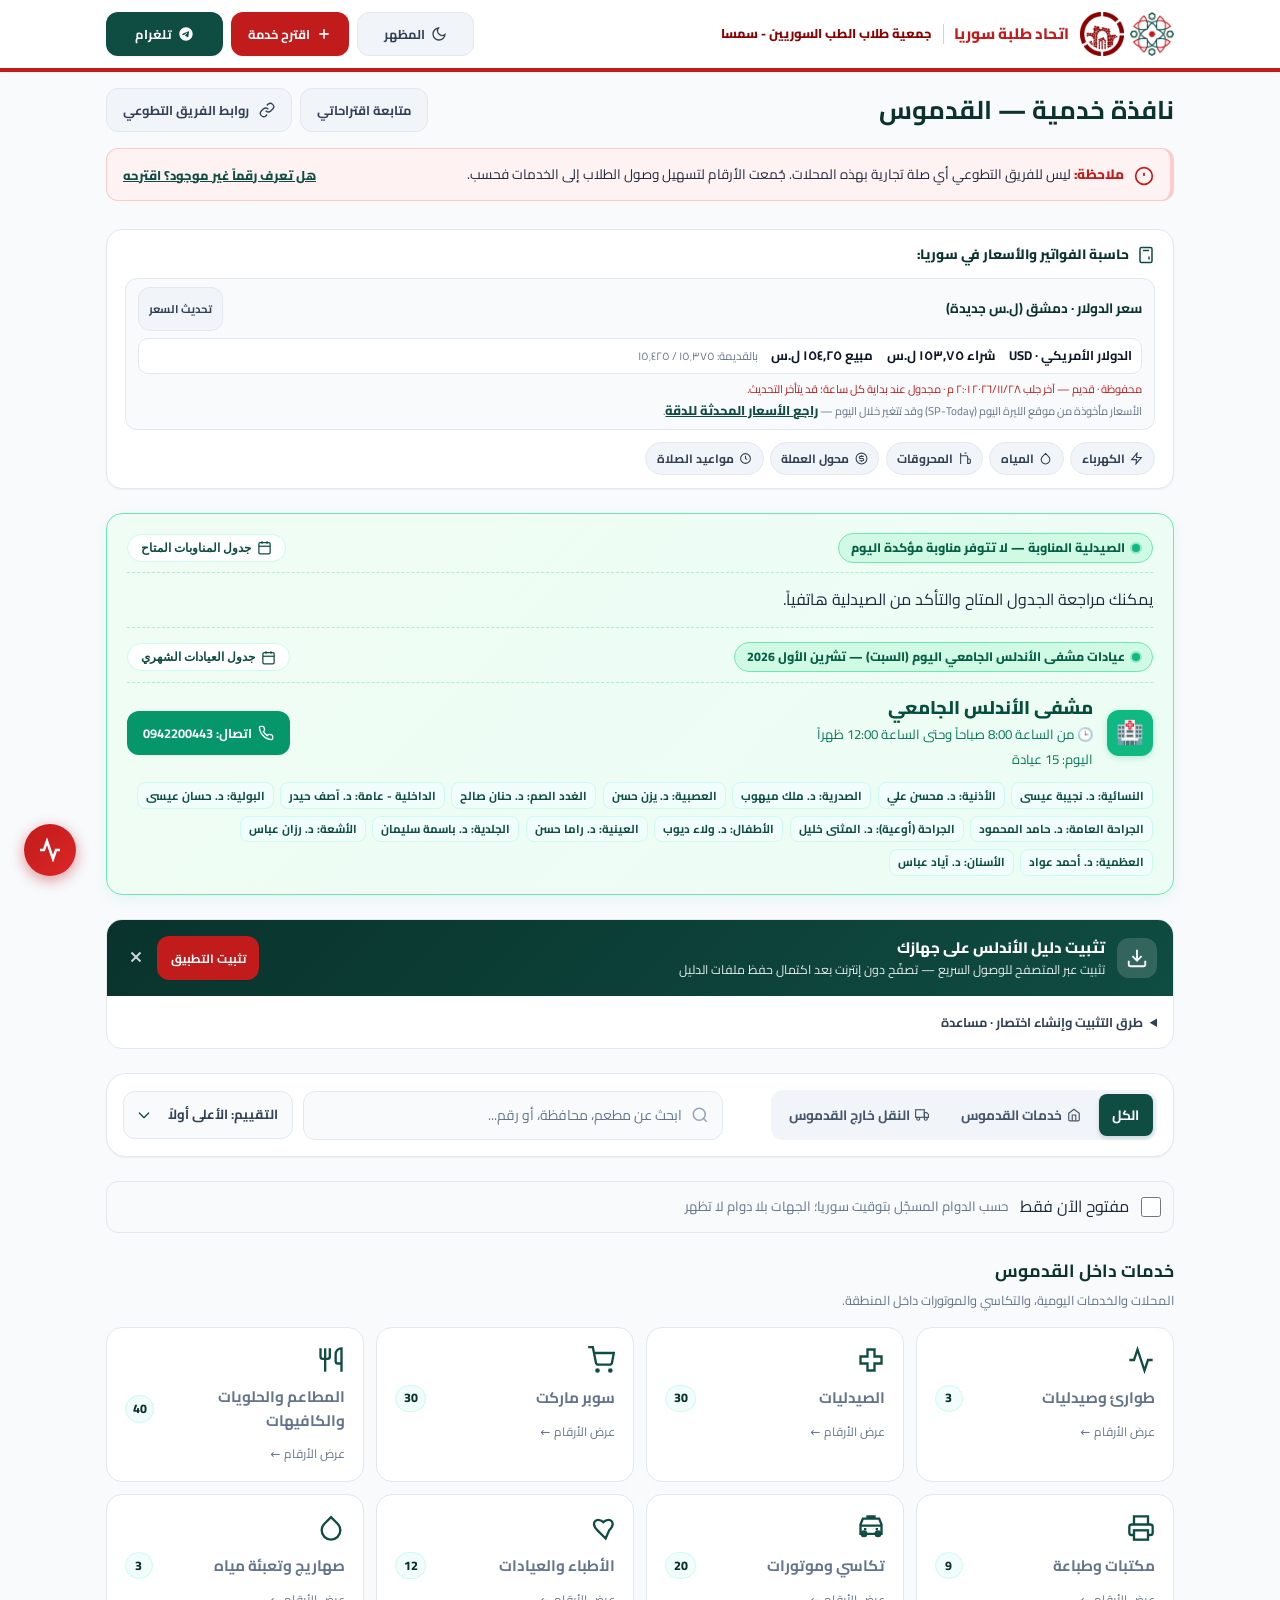
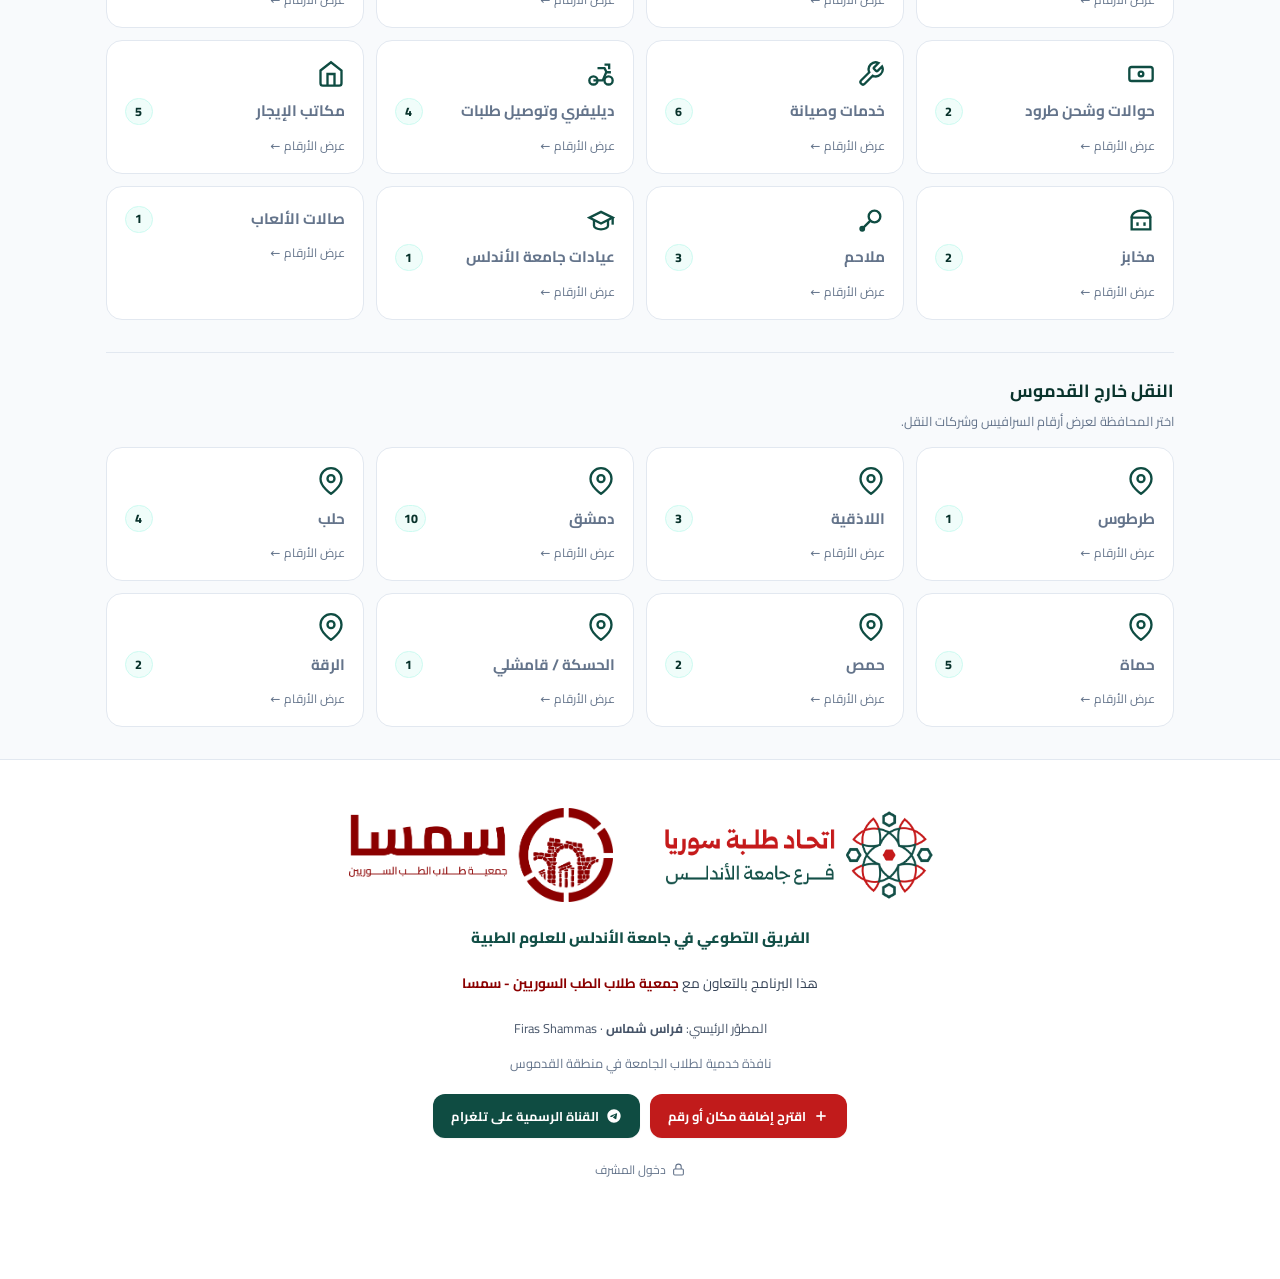
<file: index.html>
<!DOCTYPE html>
<html lang="ar" dir="rtl">
<head>
    <meta charset="UTF-8">
    <meta name="viewport" content="width=device-width, initial-scale=1.0">
    <title>نافذة خدمية | اتحاد طلبة سوريا - فرع جامعة الأندلس</title>
    <meta name="description" content="نافذة خدمية ودليل تفاعلي شامل لطلاب جامعة الأندلس بالقدموس: صيدليات مناوبة يومية، مطاعم، صهاريج مياه، حوالات وطرود، مواصلات للمحافظات وطوارئ.">
    <meta property="og:title" content="نافذة خدمية | اتحاد طلبة سوريا — فرع جامعة الأندلس">
    <meta property="og:description" content="دليل تفاعلي لطلاب جامعة الأندلس في القدموس: صيدليات مناوبة، مواصلات المحافظات، خدمات وسكن وطلبات.">
    <meta property="og:type" content="website">
    <meta property="og:site_name" content="دليل خدمات جامعة الأندلس">
    <meta property="og:locale" content="ar_SY">
    <meta property="og:image" content="Vertical%20Trans.png">
    <meta name="twitter:card" content="summary_large_image">
    <meta name="twitter:title" content="نافذة خدمية | اتحاد طلبة سوريا — جامعة الأندلس">
    <meta name="twitter:description" content="دليل تفاعلي شامل لطلاب جامعة الأندلس في القدموس.">
    <meta name="twitter:image" content="Vertical%20Trans.png">
    <link rel="manifest" href="manifest.json">
    <meta name="theme-color" content="#0f4c42">
    <link rel="icon" type="image/png" href="Asset%201.png">
    <link rel="apple-touch-icon" href="Asset%201.png">
    <script src="shared.js?v=75"></script>
    <link rel="preconnect" href="https://fonts.googleapis.com">
    <link rel="preconnect" href="https://fonts.gstatic.com" crossorigin>
    <link href="https://fonts.googleapis.com/css2?family=Cairo:wght@400;600;700;800&display=swap" rel="stylesheet">
    <link rel="stylesheet" href="style.css?v=78">
    <script src="portal-features.js?v=78"></script>
    <script src="hours-editor.js?v=75"></script>
    <script src="rates.js?v=78"></script>
    <script src="ratings.js?v=75"></script>
    <script src="reviews.js?v=76"></script>
    <script src="submissions.js?v=75"></script>
</head>
<body>

<!-- NAV -->
<nav class="site-nav" role="navigation" aria-label="التنقل الرئيسي">
  <div class="container site-nav-inner">
    <div class="brand-wrapper partner-brand">
      <div class="brand-emblems">
      <img src="Asset%201.png" alt="شعار اتحاد طلبة سوريا" class="brand-logo-img">
      <img src="smsa-emblem.png" alt="شعار سمسا" class="brand-logo-img smsa-emblem" width="44" height="44">
      </div>
      <div>
        <div class="brand-title partner-names"><span>اتحاد طلبة سوريا</span><span class="partner-name">جمعية طلاب الطب السوريين - سمسا</span></div>
      </div>
    </div>
    <div class="nav-actions directory-nav-actions">
      <button onclick="toggleDarkMode()" id="btnThemeToggle" class="btn-secondary" aria-label="تبديل الوضع الليلي" title="تبديل الوضع الليلي">
        <svg id="themeIcon" width="16" height="16" viewBox="0 0 24 24" fill="none" stroke="currentColor" stroke-width="2"><path d="M21 12.79A9 9 0 1 1 11.21 3 7 7 0 0 0 21 12.79z"/></svg>
        <span>المظهر</span>
      </button>
      <button onclick="openModal('suggestModal')" class="btn-accent" aria-label="اقتراح رقم أو خدمة جديدة">
        <svg width="15" height="15" viewBox="0 0 24 24" fill="none" stroke="currentColor" stroke-width="2.5" aria-hidden="true"><line x1="12" y1="5" x2="12" y2="19"/><line x1="5" y1="12" x2="19" y2="12"/></svg>
        <span>اقترح خدمة</span>
      </button>
      <a href="https://t.me/studentandalus" target="_blank" rel="noopener noreferrer" class="btn-primary" aria-label="قناة الفريق على تلغرام">
        <svg width="15" height="15" viewBox="0 0 24 24" fill="currentColor" aria-hidden="true"><path d="M12 2C6.48 2 2 6.48 2 12s4.48 10 10 10 10-4.48 10-10S17.52 2 12 2zm4.64 6.8c-.15 1.58-.8 5.42-1.13 7.19-.14.75-.42 1-.68 1.03-.58.05-1.02-.38-1.58-.75-.88-.58-1.38-.94-2.23-1.5-.99-.65-.35-1.01.22-1.59.15-.15 2.71-2.48 2.76-2.69a.2.2 0 0 0-.05-.18c-.06-.05-.14-.03-.21-.02-.09.02-1.49.95-4.22 2.79-.4.27-.76.41-1.08.4-.36-.01-1.04-.2-1.55-.37-.63-.2-1.12-.31-1.08-.66.02-.18.27-.36.75-.55 2.92-1.27 4.86-2.11 5.83-2.51 2.78-1.16 3.35-1.36 3.73-1.36.08 0 .27.02.39.12.1.08.13.19.14.27-.01.06.01.24 0 .38z"/></svg>
        <span>تلغرام</span>
      </a>
    </div>
  </div>
</nav>

<!-- HERO -->
<header class="compact-heading container">
  <h1>نافذة خدمية — القدموس</h1>
  <div style="display:flex; align-items:center; gap:0.5rem; flex-wrap:wrap;">
    <button type="button" class="btn-secondary" onclick="toggleSuggestionTracker()">متابعة اقتراحاتي</button>
    <button type="button" class="btn-secondary" onclick="openModal('teamLinksModal')" aria-haspopup="dialog" aria-label="روابط الفريق التطوعي">
      <svg width="15" height="15" viewBox="0 0 24 24" fill="none" stroke="currentColor" stroke-width="2" aria-hidden="true" style="margin-inline-end:4px; vertical-align:-2px;"><path d="M10 13a5 5 0 0 0 7.54.54l3-3a5 5 0 0 0-7.07-7.07l-1.72 1.71"/><path d="M14 11a5 5 0 0 0-7.54-.54l-3 3a5 5 0 0 0 7.07 7.07l1.71-1.71"/></svg>
      <span>روابط الفريق التطوعي</span>
    </button>
  </div>
</header>

<!-- MAIN -->
<main class="container" id="main" style="flex-grow:1;">

  <!-- PWA OFFLINE INSTALL BANNER -->
  <section id="installCard" class="install-card" aria-label="تثبيت دليل الأندلس">
  <div id="pwaBanner" class="pwa-banner">
    <div class="pwa-banner-content">
      <div class="pwa-banner-icon">
        <svg width="22" height="22" viewBox="0 0 24 24" fill="none" stroke="currentColor" stroke-width="2"><path d="M21 15v4a2 2 0 0 1-2 2H5a2 2 0 0 1-2-2v-4"/><polyline points="7 10 12 15 17 10"/><line x1="12" y1="15" x2="12" y2="3"/></svg>
      </div>
      <div>
        <div style="font-weight:800; font-size:0.95rem;">تثبيت دليل الأندلس على جهازك</div>
        <div id="installSubtitle" style="font-size:0.775rem; opacity:0.9;">إضافة الدليل إلى جهازك بالطريقة المناسبة لمتصفحك</div>
      </div>
    </div>
    <div class="install-actions">
      <button id="btnPwaInstall" class="btn-accent" style="font-size:0.75rem; padding:0.4rem 0.85rem;">تثبيت التطبيق</button>
      <button onclick="dismissPwaBanner()" style="background:none; border:none; color:#ffffff; opacity:0.8; cursor:pointer; padding:0.25rem;" aria-label="إغلاق التنبيه">
        <svg width="18" height="18" viewBox="0 0 24 24" fill="none" stroke="currentColor" stroke-width="2.5"><line x1="18" y1="6" x2="6" y2="18"/><line x1="6" y1="6" x2="18" y2="18"/></svg>
      </button>
    </div>
  </div>

  <details id="installHelp" class="install-help">
    <summary>طرق التثبيت وإنشاء اختصار · مساعدة</summary>
    <div style="font-size:.85rem; line-height:1.9; margin-top:.75rem;">
      <p id="installDeviceSteps" style="font-weight:700;"></p>
      <div id="installAndroidActions" hidden style="display:flex; gap:.5rem; flex-wrap:wrap; margin:.75rem 0;">
        <a id="installOpenChrome" class="btn-primary">فتح الدليل في Chrome</a>
        <button id="installCurrentBrowser" type="button" class="btn-secondary" onclick="installFromCurrentBrowser(true)" hidden>التثبيت من المتصفح الحالي</button>
        <a href="https://play.google.com/store/apps/details?id=com.android.chrome" class="btn-secondary" target="_blank" rel="noopener noreferrer">تحديث / تنزيل Chrome</a>
      </div>
      <button type="button" class="btn-secondary" onclick="copyNumber('https://firastds.github.io/au-service-portal/')">نسخ رابط الدليل</button>
      <p>التثبيت هنا يتم بواسطة المتصفح، وليس ملف APK يقدمه الموقع.</p>
      <p><strong>إذا ظهر تحذير Play Protect بأن التطبيق مخصص لإصدار Android قديم:</strong> حدّث Chrome من Google Play، ثم افتح الدليل فيه وأعد محاولة التثبيت. إصدار Android المستهدف للنسخة المثبتة يحدده المتصفح وخدمة التثبيت؛ لا يمكن للموقع تغييره.</p>
      <p><strong>بديل دون تثبيت حزمة تطبيق:</strong> من قائمة المتصفح ⋮ اختر «إضافة إلى الشاشة الرئيسية» ثم «إنشاء اختصار» إن توفر هذا الخيار. إذا ظهر «تثبيت» فقط فهو نفس مسار تثبيت التطبيق؛ يمكنك بدلاً منه حفظ الدليل في الإشارات المرجعية واستخدامه من المتصفح.</p>
      <p><strong>على iPhone:</strong> افتح الدليل في Safari ← مشاركة ← إضافة إلى الشاشة الرئيسية.</p>
      <p id="installProgress" role="status" aria-live="polite"></p>
    </div>
  </details>
  </section>

  <!-- CONTROLS: Tabs + Search + Sort -->
  <div class="controls-card" role="search">
    <div class="controls-row">
      <div class="tabs-group" role="tablist" aria-label="تصفية النتائج">
        <button class="tab-btn tab-active" id="tab-all" role="tab" aria-selected="true" onclick="switchTab('all')">الكل</button>
        <button class="tab-btn" id="tab-services" role="tab" aria-selected="false" onclick="switchTab('services')">
          <svg width="14" height="14" viewBox="0 0 24 24" fill="none" stroke="currentColor" stroke-width="2" aria-hidden="true"><path d="M3 9l9-7 9 7v11a2 2 0 0 1-2 2H5a2 2 0 0 1-2-2z"/><polyline points="9 22 9 12 15 12 15 22"/></svg>
          خدمات القدموس
        </button>
        <button class="tab-btn" id="tab-transport" role="tab" aria-selected="false" onclick="switchTab('transport')">
          <svg width="14" height="14" viewBox="0 0 24 24" fill="none" stroke="currentColor" stroke-width="2" aria-hidden="true"><rect x="1" y="3" width="15" height="13"/><polygon points="16 8 20 8 23 11 23 16 16 16 16 8"/><circle cx="5.5" cy="18.5" r="2.5"/><circle cx="18.5" cy="18.5" r="2.5"/></svg>
          النقل خارج القدموس
        </button>
      </div>
      <div class="search-sort-group">
        <div class="search-wrapper">
          <svg class="search-icon" viewBox="0 0 24 24" fill="none" stroke="currentColor" stroke-width="2" aria-hidden="true"><circle cx="11" cy="11" r="8"/><line x1="21" y1="21" x2="16.65" y2="16.65"/></svg>
          <input type="search" id="searchInput" class="search-input"
            placeholder="ابحث عن مطعم، محافظة، أو رقم..."
            aria-label="بحث في الدليل"
            oninput="filterItems()" autocomplete="off">
        </div>
        <div class="sort-wrapper">
          <select id="sortSelect" class="sort-select" onchange="renderAll()" aria-label="ترتيب النتائج">
            <option value="rating">التقييم: الأعلى أولاً</option>
            <option value="default">ترتيب المشرف</option>
            <option value="name">الاسم: أبجدياً</option>
          </select>
        </div>
      </div>
    </div>
  </div>

  <!-- DISCLAIMER -->
  <div class="notice-banner" role="note">
    <div class="notice-content">
      <svg class="notice-icon" viewBox="0 0 24 24" fill="none" stroke="currentColor" stroke-width="2" aria-hidden="true"><circle cx="12" cy="12" r="10"/><line x1="12" y1="8" x2="12" y2="12"/><line x1="12" y1="16" x2="12.01" y2="16"/></svg>
      <span><span class="notice-highlight">ملاحظة:</span> ليس للفريق التطوعي أي صلة تجارية بهذه المحلات. جُمعت الأرقام لتسهيل وصول الطلاب إلى الخدمات فحسب.</span>
    </div>
    <button class="notice-link" onclick="openModal('suggestModal')">هل تعرف رقماً غير موجود؟ اقترحه</button>
  </div>

  <!-- SYRIAN UTILITIES & RATES CALCULATORS (syfatora.com) -->
  <div class="sy-hub-card" role="region" aria-label="حساب الفواتير والأسعار السورية">
    <div class="sy-hub-title">
      <svg width="18" height="18" viewBox="0 0 24 24" fill="none" stroke="currentColor" stroke-width="2" style="color:var(--color-teal);"><rect x="4" y="2" width="16" height="20" rx="2"/><line x1="8" y1="6" x2="16" y2="6"/><line x1="16" y1="14" x2="16" y2="18"/><path d="M16 10h.01"/><path d="M12 10h.01"/><path d="M8 10h.01"/><path d="M12 14h.01"/><path d="M8 14h.01"/><path d="M12 18h.01"/><path d="M8 18h.01"/></svg>
      <span>حاسبة الفواتير والأسعار في سوريا:</span>
    </div>
    <section class="exchange-strip" aria-labelledby="exchangeRatesTitle">
      <div class="exchange-heading">
        <h2 id="exchangeRatesTitle">سعر الدولار · دمشق (ل.س جديدة)</h2>
        <button type="button" id="refreshExchangeRates" class="btn-secondary">تحديث السعر</button>
      </div>
      <div id="exchangeRateValues" class="exchange-grid"></div>
      <p id="exchangeRateStatus" class="exchange-status" role="status">جاري جلب السعر…</p>
      <p class="exchange-disclaimer">الأسعار مأخوذة من موقع الليرة اليوم (SP-Today) وقد تتغير خلال اليوم — <a href="https://sp-today.com/currency/us-dollar" target="_blank" rel="noopener noreferrer" class="notice-link">راجع الأسعار المحدثة للدقة</a>.</p>
    </section>
    <div class="sy-hub-chips">
      <a href="https://syfatora.com/" target="_blank" rel="noopener noreferrer" class="sy-chip" title="حساب فاتورة الكهرباء المنزلية والتجارية">
        <svg width="13" height="13" viewBox="0 0 24 24" fill="none" stroke="currentColor" stroke-width="2"><polygon points="13 2 3 14 12 14 11 22 21 10 12 10 13 2"/></svg>
        <span>الكهرباء</span>
      </a>
      <a href="https://syfatora.com/water" target="_blank" rel="noopener noreferrer" class="sy-chip" title="حساب فاتورة المياه">
        <svg width="13" height="13" viewBox="0 0 24 24" fill="none" stroke="currentColor" stroke-width="2"><path d="M12 2.69l5.66 5.66a8 8 0 1 1-11.31 0z"/></svg>
        <span>المياه</span>
      </a>
      <a href="https://syfatora.com/fuel" target="_blank" rel="noopener noreferrer" class="sy-chip" title="أسعار المحروقات والبنزين والمازوت والغاز">
        <svg width="13" height="13" viewBox="0 0 24 24" fill="none" stroke="currentColor" stroke-width="2"><path d="M3 2v20"/><path d="M3 7h11a2 2 0 0 1 2 2v13"/><path d="M16 13h3a2 2 0 0 1 2 2v4a2 2 0 0 1-2 2h-3"/><path d="M14 2h-4"/></svg>
        <span>المحروقات</span>
      </a>
      <a href="https://syfatora.com/currency" target="_blank" rel="noopener noreferrer" class="sy-chip" title="محول العملات وأسعار الصرف">
        <svg width="13" height="13" viewBox="0 0 24 24" fill="none" stroke="currentColor" stroke-width="2"><circle cx="12" cy="12" r="10"/><path d="M16 8h-6a2 2 0 1 0 0 4h4a2 2 0 1 1 0 4H8"/><line x1="12" y1="6" x2="12" y2="8"/><line x1="12" y1="16" x2="12" y2="18"/></svg>
        <span>محول العملة</span>
      </a>
      <a href="https://syfatora.com/prayer-times/tartus" target="_blank" rel="noopener noreferrer" class="sy-chip" title="مواعيد الصلاة في طرطوس">
        <svg width="13" height="13" viewBox="0 0 24 24" fill="none" stroke="currentColor" stroke-width="2" aria-hidden="true"><circle cx="12" cy="12" r="9"/><path d="M12 7v5l3 2"/></svg>
        <span>مواعيد الصلاة</span>
      </a>
    </div>
  </div>

  <label class="open-now-filter"><input type="checkbox" id="openNowOnly" onchange="filterItems()"> مفتوح الآن فقط <small>حسب الدوام المسجّل بتوقيت سوريا؛ الجهات بلا دوام لا تظهر</small></label>
  <section id="submissionOutbox" class="outbox-panel" aria-live="polite" hidden></section>
  <section id="categoryBrowser" aria-label="أقسام الدليل" tabindex="-1">
    <div id="categoryTiles">
      <section class="category-group" data-category-group="services" aria-labelledby="localCategoriesTitle">
        <h3 id="localCategoriesTitle">خدمات داخل القدموس</h3>
        <p>المحلات والخدمات اليومية، والتكاسي والموتورات داخل المنطقة.</p>
        <div id="serviceCategoryTiles" class="category-tiles"></div>
      </section>
      <section class="category-group" data-category-group="transport" aria-labelledby="transportCategoriesTitle">
        <h3 id="transportCategoriesTitle">النقل خارج القدموس</h3>
        <p>اختر المحافظة لعرض أرقام السرافيس وشركات النقل.</p>
        <div id="transportCategoryTiles" class="category-tiles"></div>
      </section>
    </div>
  </section>
  <div id="browseToolbar" class="browse-toolbar" hidden>
    <button type="button" class="btn-secondary" onclick="backToCategories()">→ كل الأقسام</button>
    <h2 id="browseStatus" tabindex="-1" aria-live="polite"></h2>
  </div>

  <!-- SECTION: PINNED FAVORITES -->
  <section id="section-favorites" aria-labelledby="favs-heading">
    <div class="favorites-card">
      <div class="favorites-header">
        <div style="display:flex; align-items:center; gap:0.5rem;">
          <svg width="18" height="18" viewBox="0 0 24 24" fill="#e11d48" stroke="#e11d48" stroke-width="2"><path d="M20.84 4.61a5.5 5.5 0 0 0-7.78 0L12 5.67l-1.06-1.06a5.5 5.5 0 0 0-7.78 7.78l1.06 1.06L12 21.23l7.78-7.78 1.06-1.06a5.5 5.5 0 0 0 0-7.78z"/></svg>
          <h2 id="favs-heading" style="font-size:1.05rem; font-weight:800; color:var(--color-slate-900);">أرقامي المفضلة (وصول سريع)</h2>
        </div>
        <button onclick="clearAllFavorites()" class="notice-link" style="font-size:0.75rem; color:#e11d48;">مسح الكل</button>
      </div>
      <div id="list-favorites" class="category-items-list" style="background:var(--surface); border-radius:0 0 var(--radius-lg) var(--radius-lg);" role="list" aria-label="قائمة الأرقام المفضلة"></div>
    </div>
  </section>

  <!-- SECTION: TODAY'S ON-DUTY PHARMACY -->
  <section id="section-duty" class="duty-card" aria-label="مناوبات اليوم" data-section="services">
  <div id="section-duty-pharmacy">
    <div class="duty-header">
      <div class="duty-badge-wrap">
        <span class="duty-live-dot" aria-hidden="true"></span>
        <span class="duty-badge-text" id="dutyDateLabel">الصيدلية المناوبة اليوم</span>
      </div>
      <button type="button" onclick="openPharmacyModal()" class="duty-modal-btn">
        <svg width="15" height="15" viewBox="0 0 24 24" fill="none" stroke="currentColor" stroke-width="2"><rect x="3" y="4" width="18" height="18" rx="2" ry="2"/><line x1="16" y1="2" x2="16" y2="6"/><line x1="8" y1="2" x2="8" y2="6"/><line x1="3" y1="10" x2="21" y2="10"/></svg>
        <span>جدول المناوبات المتاح</span>
      </button>
    </div>
    <div id="dutyPharmacyContent">
      <!-- Injected via JavaScript -->
    </div>
    <hr class="duty-divider">
  </div>

  <div id="section-duty-university">
    <div class="duty-header">
      <div class="duty-badge-wrap">
        <span class="duty-live-dot" aria-hidden="true"></span>
        <span class="duty-badge-text" id="dutyUniversityLabel">عيادات مشفى الأندلس الجامعي اليوم</span>
      </div>
      <button type="button" onclick="openUniversityModal()" class="duty-modal-btn">
        <svg width="15" height="15" viewBox="0 0 24 24" fill="none" stroke="currentColor" stroke-width="2"><rect x="3" y="4" width="18" height="18" rx="2" ry="2"/><line x1="16" y1="2" x2="16" y2="6"/><line x1="8" y1="2" x2="8" y2="6"/><line x1="3" y1="10" x2="21" y2="10"/></svg>
        <span>جدول العيادات الشهري</span>
      </button>
    </div>
    <div id="dutyUniversityContent">
      <!-- Injected via JavaScript -->
    </div>
  </div>
  </section>

  <!-- SECTION: LOCAL SERVICES -->
  <section id="section-services" aria-labelledby="services-heading">
    <div class="section-header">
      <div>
        <h2 class="section-title" id="services-heading">
          <span class="section-title-mark" aria-hidden="true"></span>
          أرقام الخدمات في القدموس
        </h2>
        <p class="section-desc">اضغط على النجوم لتقييم الخدمة في جهازك ومساعدة زملائك</p>
      </div>
    </div>
    <div class="services-grid" id="services-grid">
      <!-- Emergency Card -->
      <div class="category-card" data-section="services">
        <div class="category-header emergency-header">
          <div class="category-title-wrap">
            <svg class="category-icon" style="color:#ffffff;" viewBox="0 0 24 24" fill="none" stroke="currentColor" stroke-width="2" aria-hidden="true"><path d="M22 12h-4l-3 9L9 3l-3 9H2"/></svg>
            <h3 class="category-title">طوارئ وصيدليات</h3>
          </div>
          <span class="category-count" id="count-emergency" style="color:var(--color-red);">0</span>
        </div>
        <div class="category-items-list" id="list-emergency" role="list" aria-label="قائمة أرقام الطوارئ والصيدليات"></div>
      </div>
      <!-- Pharmacies directory (all pharmacies, separate from today's duty card) -->
      <div class="category-card" data-section="services">
        <div class="category-header">
          <div class="category-title-wrap">
            <svg class="category-icon" viewBox="0 0 24 24" fill="none" stroke="currentColor" stroke-width="2" aria-hidden="true"><path d="M9 3h6v6h6v6h-6v6H9v-6H3V9h6z"/></svg>
            <h3 class="category-title">الصيدليات</h3>
          </div>
          <span class="category-count" id="count-pharmacies">0</span>
        </div>
        <p class="pharmacy-directory-hint">عناوين وأرقام الصيدليات — لمعرفة مناوبة اليوم راجع بطاقة الصيدلية المناوبة.</p>
        <div class="category-items-list" id="list-pharmacies" role="list" aria-label="دليل صيدليات القدموس وعناوينها"></div>
      </div>
      <!-- Clinics & doctors card -->
      <div class="category-card" data-section="services">
        <div class="category-header">
          <div class="category-title-wrap">
            <svg class="category-icon" viewBox="0 0 24 24" fill="none" stroke="currentColor" stroke-width="2" aria-hidden="true"><path d="M19 14c1.49-1.46 3-3.21 3-5.5A3.5 3.5 0 0 0 18.5 5c-1.76 0-3 .5-4.5 2-1.5-1.5-2.74-2-4.5-2A3.5 3.5 0 0 0 6 8.5c0 2.3 1.5 4.05 3 5.5l7 7z"/></svg>
            <h3 class="category-title">الأطباء والعيادات</h3>
          </div>
          <span class="category-count" id="count-clinics">0</span>
        </div>
        <div class="card-filter" id="specialtyFilterRow" hidden>
          <label class="form-label" for="specialtyFilter">تصفية حسب الاختصاص:</label>
          <select id="specialtyFilter" class="form-select"></select>
        </div>
        <div class="category-items-list" id="list-clinics" role="list" aria-label="قائمة الأطباء والعيادات"></div>
      </div>
      <!-- Restaurant Card -->
      <div class="category-card" data-section="services">
        <div class="category-header">
          <div class="category-title-wrap">
            <svg class="category-icon" viewBox="0 0 24 24" fill="none" stroke="currentColor" stroke-width="2" aria-hidden="true"><path d="M3 2v7c0 1.1.9 2 2 2h4a2 2 0 0 0 2-2V2"/><path d="M7 2v20"/><path d="M21 15V2v0a5 5 0 0 0-5 5v6c0 1.1.9 2 2 2h3zm0 0v7"/></svg>
            <h3 class="category-title">المطاعم والحلويات والكافيهات</h3>
          </div>
          <span class="category-count" id="count-restaurants">0</span>
        </div>
        <div class="card-filter">
          <label class="form-label" for="foodCategoryFilter">القسم الفرعي:</label>
          <select id="foodCategoryFilter" class="form-select" onchange="renderAll()">
            <option value="">الكل</option>
            <option value="restaurants">المطاعم</option>
            <option value="sweets">حلويات وكافيه</option>
          </select>
        </div>
        <div class="category-items-list" id="list-restaurants" role="list" aria-label="قائمة المطاعم والحلويات والكافيهات"></div>
      </div>
      <!-- Supermarket Card -->
      <div class="category-card" data-section="services">
        <div class="category-header">
          <div class="category-title-wrap">
            <svg class="category-icon" viewBox="0 0 24 24" fill="none" stroke="currentColor" stroke-width="2" aria-hidden="true"><circle cx="9" cy="21" r="1"/><circle cx="20" cy="21" r="1"/><path d="M1 1h4l2.68 13.39a2 2 0 0 0 2 1.61h9.72a2 2 0 0 0 2-1.61L23 6H6"/></svg>
            <h3 class="category-title">سوبر ماركت</h3>
          </div>
          <span class="category-count" id="count-supermarkets">0</span>
        </div>
        <div class="category-items-list" id="list-supermarkets" role="list" aria-label="قائمة السوبر ماركت"></div>
      </div>
      <!-- Water Tanks & Drinking Water Card -->
      <div class="category-card" data-section="services">
        <div class="category-header">
          <div class="category-title-wrap">
            <svg class="category-icon" viewBox="0 0 24 24" fill="none" stroke="currentColor" stroke-width="2" aria-hidden="true"><path d="M12 2.69l5.66 5.66a8 8 0 1 1-11.31 0z"/></svg>
            <h3 class="category-title">صهاريج وتعبئة مياه</h3>
          </div>
          <span class="category-count" id="count-water">0</span>
        </div>
        <div class="category-items-list" id="list-water" role="list" aria-label="قائمة صهاريج وتعبئة المياه"></div>
      </div>
      <!-- Money Transfers & Parcels Card -->
      <div class="category-card" data-section="services">
        <div class="category-header">
          <div class="category-title-wrap">
            <svg class="category-icon" viewBox="0 0 24 24" fill="none" stroke="currentColor" stroke-width="2" aria-hidden="true"><rect x="2" y="6" width="20" height="12" rx="2"/><circle cx="12" cy="12" r="2"/><path d="M6 12h.01M18 12h.01"/></svg>
            <h3 class="category-title">حوالات وشحن طرود</h3>
          </div>
          <span class="category-count" id="count-transfers">0</span>
        </div>
        <div class="category-items-list" id="list-transfers" role="list" aria-label="قائمة شركات الحوالات وشحن الطرود"></div>
      </div>
      <!-- Printing & Stationery Card -->
      <div class="category-card" data-section="services">
        <div class="category-header">
          <div class="category-title-wrap">
            <svg class="category-icon" viewBox="0 0 24 24" fill="none" stroke="currentColor" stroke-width="2" aria-hidden="true"><polyline points="6 9 6 2 18 2 18 9"/><path d="M6 18H4a2 2 0 0 1-2-2v-5a2 2 0 0 1 2-2h16a2 2 0 0 1 2 2v5a2 2 0 0 1-2 2h-2"/><rect x="6" y="14" width="12" height="8"/></svg>
            <h3 class="category-title">مكتبات وطباعة</h3>
          </div>
          <span class="category-count" id="count-printing">0</span>
        </div>
        <div class="category-items-list" id="list-printing" role="list" aria-label="قائمة المكتبات ومراكز الطباعة"></div>
      </div>
      <!-- Maintenance & Services Card -->
      <div class="category-card" data-section="services">
        <div class="category-header">
          <div class="category-title-wrap">
            <svg class="category-icon" viewBox="0 0 24 24" fill="none" stroke="currentColor" stroke-width="2" aria-hidden="true"><path d="M14.7 6.3a1 1 0 0 0 0 1.4l1.6 1.6a1 1 0 0 0 1.4 0l3.77-3.77a6 6 0 0 1-7.94 7.94l-6.91 6.91a2.12 2.12 0 0 1-3-3l6.91-6.91a6 6 0 0 1 7.94-7.94l-3.76 3.76z"/></svg>
            <h3 class="category-title">خدمات وصيانة</h3>
          </div>
          <span class="category-count" id="count-maintenance">0</span>
        </div>
        <div class="category-items-list" id="list-maintenance" role="list" aria-label="قائمة خدمات الصيانة والاتصالات"></div>
      </div>
      <!-- Local taxis and motorcycles (separate from intercity transport) -->
      <div class="category-card" data-section="services">
        <div class="category-header">
          <div class="category-title-wrap">
            <svg class="category-icon" viewBox="0 0 24 24" fill="none" stroke="currentColor" stroke-width="2" aria-hidden="true"><path d="M5 17H3V9l2-5h14l2 5v8h-2M5 17h14M3 10h18M9 4V2h6v2"/><circle cx="6" cy="17" r="2"/><circle cx="18" cy="17" r="2"/><path d="M6 13h2m8 0h2"/></svg>
            <h3 class="category-title">تكاسي وموتورات</h3>
          </div>
          <span class="category-count" id="count-taxis">0</span>
        </div>
        <div class="category-items-list" id="list-taxis" role="list" aria-label="قائمة التكاسي والموتورات داخل القدموس"></div>
      </div>
      <!-- Food & errand delivery riders -->
      <div class="category-card" data-section="services">
        <div class="category-header">
          <div class="category-title-wrap">
            <svg class="category-icon" viewBox="0 0 24 24" fill="none" stroke="currentColor" stroke-width="2" aria-hidden="true"><circle cx="5.5" cy="17.5" r="3.5"/><circle cx="18.5" cy="17.5" r="3.5"/><path d="M5.5 17.5h8l3-7h4M9 7h6l2 4"/><path d="M15 4h4v4"/></svg>
            <h3 class="category-title">ديليفري وتوصيل طلبات</h3>
          </div>
          <span class="category-count" id="count-delivery">0</span>
        </div>
        <div class="card-filter" id="kindFilterRow" hidden>
          <label class="form-label" for="kindFilter">تصفية حسب نوع الطلبات:</label>
          <select id="kindFilter" class="form-select"></select>
        </div>
        <div class="category-items-list" id="list-delivery" role="list" aria-label="قائمة الديليفري وتوصيل الطلبات"></div>
      </div>
      <!-- Sweets Card -->
      <div class="category-card" data-section="services">
        <div class="category-header">
          <div class="category-title-wrap">
            <svg class="category-icon" viewBox="0 0 24 24" fill="none" stroke="currentColor" stroke-width="2" aria-hidden="true"><path d="M20 21v-8a2 2 0 0 0-2-2H6a2 2 0 0 0-2 2v8"/><path d="M4 16s.5-1 2-1 2.5 2 4 2 2.5-2 4-2 2 1 2 1"/><path d="M2 21h20"/><path d="M7 8v3"/><path d="M12 8v3"/><path d="M17 8v3"/><path d="M7 4h.01"/><path d="M12 4h.01"/><path d="M17 4h.01"/></svg>
            <h3 class="category-title">حلويات وكافيه</h3>
          </div>
          <span class="category-count" id="count-sweets">0</span>
        </div>
        <div class="category-items-list" id="list-sweets" role="list" aria-label="قائمة الحلويات"></div>
      </div>
      <!-- Rental offices card -->
      <div class="category-card" data-section="services">
        <div class="category-header">
          <div class="category-title-wrap">
            <svg class="category-icon" viewBox="0 0 24 24" fill="none" stroke="currentColor" stroke-width="2" aria-hidden="true"><path d="M3 9l9-7 9 7v11a2 2 0 0 1-2 2H5a2 2 0 0 1-2-2z"/><polyline points="9 22 9 12 15 12 15 22"/></svg>
            <h3 class="category-title">مكاتب الإيجار</h3>
          </div>
          <span class="category-count" id="count-rental">0</span>
        </div>
        <div class="category-items-list" id="list-rental" role="list" aria-label="قائمة مكاتب إيجار الشقق والسكن"></div>
      </div>
      <!-- Bakeries card -->
      <div class="category-card" data-section="services">
        <div class="category-header">
          <div class="category-title-wrap">
            <svg class="category-icon" viewBox="0 0 24 24" fill="none" stroke="currentColor" stroke-width="2" aria-hidden="true"><path d="M4 10h16v10H4z"/><path d="M4 10c0-4 4-6 8-6s8 2 8 6"/><line x1="9" y1="14" x2="9" y2="17"/><line x1="15" y1="14" x2="15" y2="17"/></svg>
            <h3 class="category-title">مخابز</h3>
          </div>
          <span class="category-count" id="count-bakeries">0</span>
        </div>
        <div class="category-items-list" id="list-bakeries" role="list" aria-label="قائمة المخابز"></div>
      </div>
      <!-- Butchers card -->
      <div class="category-card" data-section="services">
        <div class="category-header">
          <div class="category-title-wrap">
            <svg class="category-icon" viewBox="0 0 24 24" fill="none" stroke="currentColor" stroke-width="2" aria-hidden="true"><circle cx="15" cy="9" r="5"/><path d="M11.5 12.5L4 20"/><circle cx="4.5" cy="19.5" r="1.5"/></svg>
            <h3 class="category-title">ملاحم</h3>
          </div>
          <span class="category-count" id="count-butchers">0</span>
        </div>
        <div class="category-items-list" id="list-butchers" role="list" aria-label="قائمة الملاحم"></div>
      </div>
      <!-- Al-Andalus University clinics card (standalone) -->
      <div class="category-card" data-section="services">
        <div class="category-header">
          <div class="category-title-wrap">
            <svg class="category-icon" viewBox="0 0 24 24" fill="none" stroke="currentColor" stroke-width="2" aria-hidden="true"><path d="M22 10L12 5 2 10l10 5 10-5z"/><path d="M6 12v5c0 1.7 2.7 3 6 3s6-1.3 6-3v-5"/><line x1="22" y1="10" x2="22" y2="16"/></svg>
            <h3 class="category-title">عيادات جامعة الأندلس</h3>
          </div>
          <span class="category-count" id="count-university">0</span>
        </div>
        <div class="card-filter" id="uniSpecialtyFilterRow" hidden>
          <label class="form-label" for="uniSpecialtyFilter">تصفية حسب الاختصاص:</label>
          <select id="uniSpecialtyFilter" class="form-select"></select>
        </div>
        <div class="category-items-list" id="list-university" role="list" aria-label="قائمة عيادات جامعة الأندلس"></div>
        <p class="pharmacy-directory-hint">جدول العيادات الشهري في البطاقة أعلاه — للحجز والاستفسار اتصل بالمشفى.</p>
      </div>
    </div>
  </section>

  <!-- SECTION: TRANSPORT -->
  <section id="section-transport" aria-labelledby="transport-heading">
    <div class="section-header">
      <div>
        <h2 class="section-title" id="transport-heading">
          <span class="section-title-mark" aria-hidden="true"></span>
          شركات المواصلات الخاصة
        </h2>
        <p class="section-desc">من وإلى القدموس لجميع المحافظات — خارج أوقات الدوام</p>
      </div>
    </div>
    <div class="transport-grid" id="transport-grid" role="list" aria-label="شركات المواصلات"></div>
  </section>

  <!-- EMPTY STATE -->
  <div id="emptyState" class="empty-state" role="status" aria-live="polite">
    <svg class="empty-state-icon" viewBox="0 0 24 24" fill="none" stroke="currentColor" stroke-width="1.5" aria-hidden="true"><circle cx="11" cy="11" r="8"/><line x1="21" y1="21" x2="16.65" y2="16.65"/></svg>
    <p class="empty-state-title">لا توجد نتائج مطابقة</p>
    <p class="empty-state-text">جرب البحث بكلمة مختلفة أو اقترح إضافة هذا الرقم للدليل</p>
  </div>

</main>

<!-- FLOATING EMERGENCY SPEED-DIAL (FAB) -->
<aside class="fab-emergency" aria-label="أرقام الطوارئ السريعة">
  <button onclick="toggleEmergencyFab()" id="fabMainBtn" class="fab-main-btn" aria-expanded="false" aria-controls="fabMenu" aria-label="فتح أرقام الطوارئ السريعة" title="طوارئ وإسعاف فوري">
    <svg width="24" height="24" viewBox="0 0 24 24" fill="none" stroke="currentColor" stroke-width="2.5"><path d="M22 12h-4l-3 9L9 3l-3 9H2"/></svg>
  </button>
  <div id="fabMenu" class="fab-menu" role="menu">
    <a href="#" id="fabTodayPharmacy" class="fab-item" role="menuitem">
      <span style="font-size:1.05rem;">💊</span>
      <span id="fabPharmacyTitle">صيدلية اليوم المناوبة</span>
    </a>
    <a href="tel:133" class="fab-item" role="menuitem">
      <span style="color:#ef4444; font-size:1rem;">🚑</span>
      <span>منظومة الإسعاف السريع (133)</span>
    </a>
    <a href="tel:110" class="fab-item" role="menuitem">
      <span style="color:#2563eb; font-size:1rem;">👮</span>
      <span>شرطة النجدة (110)</span>
    </a>
    <a href="tel:113" class="fab-item" role="menuitem">
      <span style="color:#f97316; font-size:1rem;">🚒</span>
      <span>فوج الإطفاء (113)</span>
    </a>
  </div>
</aside>

<!-- FOOTER -->
<footer class="site-footer">
  <div class="container">
    <div class="footer-partner-logos">
      <img src="union-logo-horizontal.png" width="807" height="276" alt="اتحاد طلبة سوريا - فرع جامعة الأندلس" class="footer-logo" id="footerLogo">
      <img class="collaboration-logo" src="smsa-logo.png" width="1218" height="434" alt="شعار جمعية طلاب الطب السوريين - سمسا" loading="lazy">
    </div>
    <p class="footer-team-title">الفريق التطوعي في جامعة الأندلس للعلوم الطبية</p>
    <div class="collaboration-credit">
      <p>هذا البرنامج بالتعاون مع <strong>جمعية طلاب الطب السوريين - سمسا</strong></p>
    </div>
    <p class="developer-credit">المطوّر الرئيسي: <strong>فراس شماس</strong> · <bdi lang="en">Firas Shammas</bdi></p>
    <p class="footer-team-subtitle">نافذة خدمية لطلاب الجامعة في منطقة القدموس</p>
    <div class="footer-buttons">
      <button onclick="openModal('suggestModal')" class="btn-accent">
        <svg width="15" height="15" viewBox="0 0 24 24" fill="none" stroke="currentColor" stroke-width="2.5" aria-hidden="true"><line x1="12" y1="5" x2="12" y2="19"/><line x1="5" y1="12" x2="19" y2="12"/></svg>
        <span>اقترح إضافة مكان أو رقم</span>
      </button>
      <a href="https://t.me/studentandalus" target="_blank" rel="noopener noreferrer" class="btn-primary">
        <svg width="15" height="15" viewBox="0 0 24 24" fill="currentColor" aria-hidden="true"><path d="M12 2C6.48 2 2 6.48 2 12s4.48 10 10 10 10-4.48 10-10S17.52 2 12 2zm4.64 6.8c-.15 1.58-.8 5.42-1.13 7.19-.14.75-.42 1-.68 1.03-.58.05-1.02-.38-1.58-.75-.88-.58-1.38-.94-2.23-1.5-.99-.65-.35-1.01.22-1.59.15-.15 2.71-2.48 2.76-2.69a.2.2 0 0 0-.05-.18c-.06-.05-.14-.03-.21-.02-.09.02-1.49.95-4.22 2.79-.4.27-.76.41-1.08.4-.36-.01-1.04-.2-1.55-.37-.63-.2-1.12-.31-1.08-.66.02-.18.27-.36.75-.55 2.92-1.27 4.86-2.11 5.83-2.51 2.78-1.16 3.35-1.36 3.73-1.36.08 0 .27.02.39.12.1.08.13.19.14.27-.01.06.01.24 0 .38z"/></svg>
        <span>القناة الرسمية على تلغرام</span>
      </a>
    </div>
    <a href="admin.html" class="footer-admin-link" aria-label="لوحة تحكم المشرف">
      <svg width="13" height="13" viewBox="0 0 24 24" fill="none" stroke="currentColor" stroke-width="2" aria-hidden="true"><rect x="3" y="11" width="18" height="11" rx="2" ry="2"/><path d="M7 11V7a5 5 0 0 1 10 0v4"/></svg>
      <span>دخول المشرف</span>
    </a>
  </div>
</footer>

<!-- TOAST -->
<div class="toast-container" aria-live="polite" aria-atomic="true">
  <div id="toast" class="toast" role="status">
    <svg id="toastIcon" width="18" height="18" viewBox="0 0 24 24" fill="none" stroke="currentColor" stroke-width="2" aria-hidden="true"><polyline points="20 6 9 17 4 12"/></svg>
    <span id="toastMsg">تمت العملية</span>
  </div>
</div>

<!-- TEAM LINKS MODAL -->
<div id="teamLinksModal" class="modal-backdrop" role="dialog" aria-modal="true" aria-labelledby="teamLinksModalTitle">
  <div class="modal-dialog" style="max-width: 520px;">
    <div class="modal-header">
      <div class="modal-header-title">
        <svg width="20" height="20" viewBox="0 0 24 24" fill="none" stroke="currentColor" stroke-width="2" aria-hidden="true"><path d="M10 13a5 5 0 0 0 7.54.54l3-3a5 5 0 0 0-7.07-7.07l-1.72 1.71"/><path d="M14 11a5 5 0 0 0-7.54-.54l-3 3a5 5 0 0 0 7.07 7.07l1.71-1.71"/></svg>
        <h2 id="teamLinksModalTitle">روابط ومنصات الفريق التطوعي</h2>
      </div>
      <button class="modal-close-btn" onclick="closeModal('teamLinksModal')" aria-label="إغلاق النافذة">
        <svg viewBox="0 0 24 24" fill="none" stroke="currentColor" stroke-width="2.5"><line x1="18" y1="6" x2="6" y2="18"/><line x1="6" y1="6" x2="18" y2="18"/></svg>
      </button>
    </div>
    <div class="modal-body" style="padding: 1.25rem; display: flex; flex-direction: column; gap: 0.85rem;">
      <p style="font-size: 0.825rem; color: var(--color-slate-600); margin: 0; line-height: 1.6;">
        المنصات الرسمية واستمارات التواصل التابعة للفريق التطوعي — جامعة الأندلس الخاصة للعلوم الطبية:
      </p>

      <!-- Link 1: Complaints & Suggestions Form -->
      <a href="https://docs.google.com/forms/d/e/1FAIpQLSeXuinzBd9mKVbfxOkBlhzW-HCokuyhSxsvvzKmiQCaLfSnwA/viewform?usp=header" target="_blank" rel="noopener noreferrer" style="display: flex; align-items: flex-start; gap: 0.85rem; padding: 0.9rem 1rem; border-radius: 12px; border: 1px solid var(--color-teal-border); background: var(--color-teal-soft); text-decoration: none; color: inherit; transition: transform 0.15s ease, box-shadow 0.15s ease;">
        <div style="background: var(--color-teal); color: white; width: 38px; height: 38px; border-radius: 10px; display: flex; align-items: center; justify-content: center; flex-shrink: 0; margin-top: 2px;">
          <svg width="20" height="20" viewBox="0 0 24 24" fill="none" stroke="currentColor" stroke-width="2"><path d="M14 2H6a2 2 0 0 0-2 2v16a2 2 0 0 0 2 2h12a2 2 0 0 0 2-2V8z"/><polyline points="14 2 14 8 20 8"/><line x1="16" y1="13" x2="8" y2="13"/><line x1="16" y1="17" x2="8" y2="17"/><polyline points="10 9 9 9 8 9"/></svg>
        </div>
        <div style="flex-grow: 1;">
          <div style="font-weight: 800; font-size: 0.925rem; color: var(--color-teal-dark); margin-bottom: 0.25rem; display: flex; align-items: center; justify-content: space-between; flex-wrap: wrap; gap: 4px;">
            <span>استمارة الشكاوى والاقتراحات</span>
            <span style="font-size: 0.725rem; font-weight: 700; color: var(--color-teal); background: rgba(13,148,136,0.12); padding: 2px 7px; border-radius: 6px;">Google Form ↗</span>
          </div>
          <div style="font-size: 0.785rem; color: var(--color-slate-600); line-height: 1.5;">
            لتقديم الملاحظات، الشكاوى، والاقتراحات المباشرة للفريق التطوعي ومتابعتها.
          </div>
        </div>
      </a>

      <!-- Link 2: Academic Email Request Form -->
      <a href="https://docs.google.com/forms/d/e/1FAIpQLSefsQrUnfliirG6rHLTP0FdGKApoNiqgIo6gJB0mh-6Mf5VGA/viewform?usp=header" target="_blank" rel="noopener noreferrer" style="display: flex; align-items: flex-start; gap: 0.85rem; padding: 0.9rem 1rem; border-radius: 12px; border: 1px solid var(--color-slate-200); background: var(--surface); text-decoration: none; color: inherit; transition: transform 0.15s ease, box-shadow 0.15s ease;">
        <div style="background: #4f46e5; color: white; width: 38px; height: 38px; border-radius: 10px; display: flex; align-items: center; justify-content: center; flex-shrink: 0; margin-top: 2px;">
          <svg width="20" height="20" viewBox="0 0 24 24" fill="none" stroke="currentColor" stroke-width="2"><path d="M4 4h16c1.1 0 2 .9 2 2v12c0 1.1-.9 2-2 2H4c-1.1 0-2-.9-2-2V6c0-1.1.9-2 2-2z"/><polyline points="22,6 12,13 2,6"/></svg>
        </div>
        <div style="flex-grow: 1;">
          <div style="font-weight: 800; font-size: 0.925rem; color: var(--color-slate-900); margin-bottom: 0.25rem; display: flex; align-items: center; justify-content: space-between; flex-wrap: wrap; gap: 4px;">
            <span>استمارة طلب بريد جامعي للنشر العلمي</span>
            <span style="font-size: 0.725rem; font-weight: 700; color: #4f46e5; background: rgba(79,70,229,0.1); padding: 2px 7px; border-radius: 6px;">Google Form ↗</span>
          </div>
          <div style="font-size: 0.785rem; color: var(--color-slate-600); line-height: 1.5;">
            مخصصة لطلاب وباحثي جامعة الأندلس لطلب بريد إلكتروني رسمي لأغراض النشر والبحث العلمي.
          </div>
        </div>
      </a>

      <!-- Link 2: Linktree with VPN Alert -->
      <a href="https://linktr.ee/AU_VT" target="_blank" rel="noopener noreferrer" style="display: flex; align-items: flex-start; gap: 0.85rem; padding: 0.9rem 1rem; border-radius: 12px; border: 1px solid var(--color-slate-200); background: var(--surface); text-decoration: none; color: inherit; transition: transform 0.15s ease, box-shadow 0.15s ease;">
        <div style="background: #1f2937; color: white; width: 38px; height: 38px; border-radius: 10px; display: flex; align-items: center; justify-content: center; flex-shrink: 0; margin-top: 2px;">
          <svg width="20" height="20" viewBox="0 0 24 24" fill="none" stroke="currentColor" stroke-width="2"><path d="M10 13a5 5 0 0 0 7.54.54l3-3a5 5 0 0 0-7.07-7.07l-1.72 1.71"/><path d="M14 11a5 5 0 0 0-7.54-.54l-3 3a5 5 0 0 0 7.07 7.07l1.71-1.71"/></svg>
        </div>
        <div style="flex-grow: 1;">
          <div style="font-weight: 800; font-size: 0.925rem; color: var(--color-slate-900); margin-bottom: 0.25rem; display: flex; align-items: center; justify-content: space-between; flex-wrap: wrap; gap: 4px;">
            <span>شجرة روابط الفريق (Linktree)</span>
            <span style="font-size: 0.7rem; font-weight: 700; color: #b45309; background: #fef3c7; border: 1px solid #fde68a; padding: 2px 7px; border-radius: 6px;">⚠️ يحتاج VPN داخل سوريا</span>
          </div>
          <div style="font-size: 0.785rem; color: var(--color-slate-600); line-height: 1.5;">
            تضم كافة حسابات وقنوات ومصادر الفريق التطوعي على منصة Linktree.
          </div>
        </div>
      </a>

      <!-- Link 3: Telegram Official Channel -->
      <a href="https://t.me/studentandalus" target="_blank" rel="noopener noreferrer" style="display: flex; align-items: flex-start; gap: 0.85rem; padding: 0.9rem 1rem; border-radius: 12px; border: 1px solid var(--color-slate-200); background: var(--surface); text-decoration: none; color: inherit; transition: transform 0.15s ease, box-shadow 0.15s ease;">
        <div style="background: #0284c7; color: white; width: 38px; height: 38px; border-radius: 10px; display: flex; align-items: center; justify-content: center; flex-shrink: 0; margin-top: 2px;">
          <svg width="20" height="20" viewBox="0 0 24 24" fill="none" stroke="currentColor" stroke-width="2"><line x1="22" y1="2" x2="11" y2="13"/><polygon points="22 2 15 22 11 13 2 9 22 2"/></svg>
        </div>
        <div style="flex-grow: 1;">
          <div style="font-weight: 800; font-size: 0.925rem; color: var(--color-slate-900); margin-bottom: 0.25rem; display: flex; align-items: center; justify-content: space-between; flex-wrap: wrap; gap: 4px;">
            <span>قناة التلغرام الرسمية</span>
            <span style="font-size: 0.7rem; font-weight: 700; color: #0284c7; background: rgba(2,132,199,0.1); padding: 2px 7px; border-radius: 6px;">مباشر (بدون VPN) ↗</span>
          </div>
          <div style="font-size: 0.785rem; color: var(--color-slate-600); line-height: 1.5;">
            لمتابعة الإعلانات، الأخبار والقرارات الطلابية فور صدورها.
          </div>
        </div>
      </a>
    </div>
  </div>
</div>

<!-- SUGGEST MODAL -->
<div id="suggestModal" class="modal-backdrop" role="dialog" aria-modal="true" aria-labelledby="suggestModalTitle">
  <div class="modal-dialog">
    <div class="modal-header">
      <div class="modal-header-title">
        <svg width="18" height="18" viewBox="0 0 24 24" fill="none" stroke="currentColor" stroke-width="2" aria-hidden="true"><circle cx="12" cy="12" r="10"/><line x1="12" y1="8" x2="12" y2="12"/><line x1="12" y1="16" x2="12.01" y2="16"/></svg>
        <h2 id="suggestModalTitle">اقتراح إضافة مكان أو رقم جديد</h2>
      </div>
      <button class="modal-close-btn" onclick="closeModal('suggestModal')" aria-label="إغلاق النافذة">
        <svg viewBox="0 0 24 24" fill="none" stroke="currentColor" stroke-width="2.5"><line x1="18" y1="6" x2="6" y2="18"/><line x1="6" y1="6" x2="18" y2="18"/></svg>
      </button>
    </div>
    <form id="suggestForm" onsubmit="submitSuggestion(event)">
      <div class="modal-body">
        <p style="font-size:0.82rem; color:var(--color-slate-600); line-height:1.6;">ساهم في إثراء الدليل لزملائك! أرسل اسم ورقم المكان وسيتم مراجعته وإضافته.</p>
        <div class="form-group">
          <label class="form-label" for="sugCategory">التصنيف *</label>
          <select id="sugCategory" class="form-select" onchange="toggleSugCity()" required>
            <option value="مطاعم القدموس">المطاعم</option>
            <option value="سوبر ماركت">سوبر ماركت</option>
            <option value="صهاريج وتعبئة مياه">صهاريج وتعبئة مياه</option>
            <option value="حوالات وشحن طرود">حوالات وشحن طرود (الهرم / الفؤاد...)</option>
            <option value="مكتبات وطباعة وقرطاسية">مكتبات وطباعة وقرطاسية</option>
            <option value="خدمات وصيانة سكنات">خدمات وصيانة سكنات (كهرباء، صحية، نت)</option>
            <option value="حلويات وكافيه">محل حلويات / كافيه</option>
            <option value="طوارئ ومراكز صحية">طوارئ وصيدليات ومراكز صحية</option>
            <option value="صيدليات القدموس">الصيدليات</option>
            <option value="مكاتب الإيجار">مكاتب الإيجار (شقق وسكن)</option>
            <option value="الأطباء والعيادات">الأطباء والعيادات</option>
            <option value="مخابز">مخابز</option>
            <option value="ملاحم">ملاحم</option>
            <option value="عيادات جامعة الأندلس">عيادات جامعة الأندلس</option>
            <option value="تكاسي وموتورات داخل القدموس">تكاسي وموتورات</option>
            <option value="ديليفري وتوصيل طلبات">ديليفري وتوصيل طلبات (أكل ومشاوير)</option>
            <option value="شركات المواصلات سرفيس او بولمان">شركة مواصلات / سرفيس</option>
          </select>
        </div>
        <div class="form-group" id="sugCityWrapper" style="display:none;">
          <label class="form-label" for="sugCity">اسم المحافظة (للمواصلات فقط) *</label>
          <input type="text" id="sugCity" class="form-input" placeholder="مثال: دمشق، طرطوس، اللاذقية...">
        </div>
        <div class="form-group">
          <label class="form-label" for="sugName">اسم المكان أو السرفيس *</label>
          <input type="text" id="sugName" class="form-input" placeholder="مثال: مطعم الشام" required>
        </div>
        <div class="form-group">
          <label class="form-label" for="sugPhone">رقم الهاتف</label>
            <input type="text" id="sugPhone" class="form-input" placeholder="09xxxxxxxx / 09xxxxxxxx" dir="ltr" aria-describedby="sugPhoneHint">
            <small id="sugPhoneHint" class="contact-note">افصل الأرقام بمسافة أو /. أدخل رقماً أو رابطاً واحداً على الأقل في الحقول المخصصة.</small>
        </div>
        <div class="form-group"><label class="form-label" for="sugWebsite">رابط الصفحة أو الموقع</label><input id="sugWebsite" class="form-input" type="url" dir="ltr" placeholder="https://..."></div>
        <div class="form-group"><label class="form-label" for="sugMap">رابط Google Maps</label><input id="sugMap" class="form-input" type="url" dir="ltr" placeholder="https://maps.google.com/..."></div>
        <div class="form-group"><label class="form-label" for="sugAddress">العنوان</label><input id="sugAddress" class="form-input"></div>
        <div class="form-group">
          <label class="form-label" for="sugNotes">ملاحظات إضافية (اختياري)</label>
          <input type="text" id="sugNotes" class="form-input" placeholder="مثال: يوصل للسكن / يطلع الخميس...">
        </div>
        <div class="form-group">
          <label class="form-label" for="sugHours">ساعات الدوام (اختياري)</label>
          <input type="text" id="sugHours" class="form-input" placeholder="مثال: 08:00-22:00 أو 8ص-10م أو 24 ساعة" aria-describedby="sugHoursHint">
          <small id="sugHoursHint" class="contact-note">تظهر شارة «مفتوح الآن / مغلق» على بطاقة المكان إذا كانت ساعات الدوام صحيحة.</small>
        </div>
        <div id="suggestError" class="form-error"></div>
        <div id="suggestSuccess" style="display:none; font-size:0.82rem; font-weight:700; color:var(--color-teal); background:var(--color-teal-soft); border:1px solid var(--color-teal-border); padding:0.65rem 0.85rem; border-radius:var(--radius-md);">
          ✅ تم إرسال اقتراحك بنجاح! شكراً لمساهمتك.
        </div>
      </div>
      <div class="modal-footer">
        <button type="button" onclick="closeModal('suggestModal')" class="btn-secondary">إلغاء</button>
        <button type="submit" id="btnSubmitSug" class="btn-primary">
          <svg width="15" height="15" viewBox="0 0 24 24" fill="none" stroke="currentColor" stroke-width="2" aria-hidden="true"><line x1="22" y1="2" x2="11" y2="13"/><polygon points="22 2 15 22 11 13 2 9 22 2"/></svg>
          <span>إرسال الاقتراح</span>
        </button>
      </div>
    </form>
  </div>
</div>

<!-- PHARMACY DUTY SCHEDULE MODAL -->
<div id="pharmacyModal" class="modal-backdrop" role="dialog" aria-modal="true" aria-labelledby="pharmacyModalTitle">
  <div class="modal-dialog" style="max-width: 640px;">
    <div class="modal-header">
      <div class="modal-header-title">
        <svg width="20" height="20" viewBox="0 0 24 24" fill="none" stroke="currentColor" stroke-width="2"><rect x="3" y="4" width="18" height="18" rx="2" ry="2"/><line x1="16" y1="2" x2="16" y2="6"/><line x1="8" y1="2" x2="8" y2="6"/><line x1="3" y1="10" x2="21" y2="10"/></svg>
        <h2 id="pharmacyModalTitle">جدول الصيدليات المناوبة — تشرين الأول 2026</h2>
      </div>
      <button class="modal-close-btn" onclick="closeModal('pharmacyModal')" aria-label="إغلاق النافذة">
        <svg viewBox="0 0 24 24" fill="none" stroke="currentColor" stroke-width="2.5"><line x1="18" y1="6" x2="6" y2="18"/><line x1="6" y1="6" x2="18" y2="18"/></svg>
      </button>
    </div>
    <div class="modal-body" style="padding: 1rem 1.25rem;">
      <div style="margin-bottom: 0.85rem;">
         <input type="search" id="pharmacySearchInput" class="form-input" aria-label="بحث في جدول الصيدليات" placeholder="🔍 ابحث باسم الصيدلية، اليوم، أو التاريخ..." oninput="filterPharmacyTable()" style="padding: 0.55rem 0.85rem; font-size: 0.825rem;">
      </div>
      <div id="pharmacyScheduleList" class="pharmacy-schedule-list" style="max-height: 420px; overflow-y: auto; display: flex; flex-direction: column; gap: 0.5rem; padding-left: 0.25rem;">
        <!-- Injected via JavaScript -->
      </div>
    </div>
  </div>
</div>

<!-- UNIVERSITY CLINICS SCHEDULE MODAL -->
<div id="universityModal" class="modal-backdrop" role="dialog" aria-modal="true" aria-labelledby="universityModalTitle">
  <div class="modal-dialog" style="max-width: 640px;">
    <div class="modal-header">
      <div class="modal-header-title">
        <svg width="20" height="20" viewBox="0 0 24 24" fill="none" stroke="currentColor" stroke-width="2"><rect x="3" y="4" width="18" height="18" rx="2" ry="2"/><line x1="16" y1="2" x2="16" y2="6"/><line x1="8" y1="2" x2="8" y2="6"/><line x1="3" y1="10" x2="21" y2="10"/></svg>
        <h2 id="universityModalTitle">جدول عيادات مشفى الأندلس الجامعي</h2>
      </div>
      <button class="modal-close-btn" onclick="closeModal('universityModal')" aria-label="إغلاق النافذة">
        <svg viewBox="0 0 24 24" fill="none" stroke="currentColor" stroke-width="2.5"><line x1="18" y1="6" x2="6" y2="18"/><line x1="6" y1="6" x2="18" y2="18"/></svg>
      </button>
    </div>
    <div class="modal-body" style="padding: 1rem 1.25rem;">
      <div style="margin-bottom: 0.85rem;">
         <input type="search" id="universitySearchInput" class="form-input" aria-label="بحث في جدول العيادات" placeholder="🔍 ابحث باسم العيادة أو الدكتور..." oninput="filterUniversityTable()" style="padding: 0.55rem 0.85rem; font-size: 0.825rem;">
      </div>
      <div id="universityScheduleList" class="pharmacy-schedule-list" style="max-height: 420px; overflow-y: auto; display: flex; flex-direction: column; gap: 0.5rem; padding-left: 0.25rem;">
        <!-- Injected via JavaScript -->
      </div>
    </div>
  </div>
</div>

<!-- REPORT MODAL -->
<div id="reportModal" class="modal-backdrop" role="dialog" aria-modal="true" aria-labelledby="reportModalTitle">
  <div class="modal-dialog">
    <div class="modal-header modal-header-alert">
      <div class="modal-header-title">
        <svg width="18" height="18" viewBox="0 0 24 24" fill="none" stroke="currentColor" stroke-width="2" aria-hidden="true"><path d="M10.29 3.86L1.82 18a2 2 0 0 0 1.71 3h16.94a2 2 0 0 0 1.71-3L13.71 3.86a2 2 0 0 0-3.42 0z"/><line x1="12" y1="9" x2="12" y2="13"/><line x1="12" y1="17" x2="12.01" y2="17"/></svg>
        <h2 id="reportModalTitle">اقتراح تعديل أو الإبلاغ عن مشكلة</h2>
      </div>
      <button class="modal-close-btn" onclick="closeModal('reportModal')" aria-label="إغلاق">
        <svg viewBox="0 0 24 24" fill="none" stroke="currentColor" stroke-width="2.5"><line x1="18" y1="6" x2="6" y2="18"/><line x1="6" y1="6" x2="18" y2="18"/></svg>
      </button>
    </div>
    <div class="modal-body">
      <div class="report-recipient"><span>الجهة المعنية</span><p id="reportItemName"></p></div>
      <div class="form-group" style="margin-top:0.5rem;">
        <fieldset id="reportField" class="extra-fields">
          <legend>ما الذي تريد تعديله؟</legend>
          <label><input type="checkbox" name="reportFields" value="رقم الهاتف" checked> رقم الهاتف</label>
          <label><input type="checkbox" name="reportFields" value="الاسم"> الاسم</label>
          <label><input type="checkbox" name="reportFields" value="العنوان"> العنوان</label>
          <label><input type="checkbox" name="reportFields" value="ساعات الدوام"> ساعات الدوام</label>
          <label><input type="checkbox" name="reportFields" value="معلومة أخرى"> معلومة أخرى</label>
        </fieldset>
      </div>
      <div id="reportCorrections" class="extra-fields">
        <p class="contact-note">يمكن اختيار أكثر من معلومة. أدخل التصحيح إن كنت تعرفه، أو اترك الحقول فارغة واكتب تفاصيل المشكلة أدناه.</p>
        <label class="form-label" data-correction="رقم الهاتف">الرقم الصحيح أو رابط الصفحة<input id="reportPhone" class="form-input" dir="ltr"></label>
        <label class="form-label" data-correction="الاسم">الاسم الصحيح<input id="reportName" class="form-input"></label>
        <label class="form-label" data-correction="العنوان">العنوان الصحيح<input id="reportAddress" class="form-input"></label>
        <fieldset class="report-hours" data-correction="ساعات الدوام">
          <legend>ساعات الدوام الصحيحة</legend>
          <input id="reportHours" type="hidden" value="">
          <label class="report-check"><input type="checkbox" id="reportHoursAllDay" onchange="updateReportHoursUI()"> مفتوح 24 ساعة في الأيام المحددة</label>
          <div class="report-times"><label>يفتح عند<input type="time" id="reportHoursOpen" class="form-input" dir="ltr"></label><label>يغلق عند<input type="time" id="reportHoursClose" class="form-input" dir="ltr"></label></div>
          <p class="contact-note">إذا كان الإغلاق أبكر من الفتح، فالدوام يمتد إلى اليوم التالي.</p>
          <div id="reportHoursDays" class="report-days" aria-label="أيام بدء الدوام">
            <label><input type="checkbox" value="6"><span>السبت</span></label><label><input type="checkbox" value="0"><span>الأحد</span></label><label><input type="checkbox" value="1"><span>الاثنين</span></label><label><input type="checkbox" value="2"><span>الثلاثاء</span></label><label><input type="checkbox" value="3"><span>الأربعاء</span></label><label><input type="checkbox" value="4"><span>الخميس</span></label><label><input type="checkbox" value="5"><span>الجمعة</span></label>
          </div>
          <div class="report-day-actions"><button type="button" class="btn-secondary" onclick="selectReportDays(true)">كل الأيام</button><button type="button" class="btn-secondary" onclick="selectReportDays(false)">إلغاء تحديد الأيام</button></div>
        </fieldset>
        <label class="form-label" data-correction="معلومة أخرى">الملاحظة الصحيحة (ستستبدل الملاحظة الحالية)<textarea id="reportOther" class="form-textarea"></textarea></label>
      </div>
      <div class="form-group" style="margin-top:0.5rem;">
        <label class="form-label" for="reportNote">تفاصيل الأخطاء والتصحيحات المقترحة *</label>
        <textarea id="reportNote" class="form-textarea" placeholder="اكتب التصحيح لكل معلومة اخترتها، مثلاً: الرقم الصحيح… والعنوان الجديد…" required></textarea>
      </div>
      <div id="reportError" class="form-error"></div>
      <div id="reportSuccess" style="display:none; font-size:0.82rem; font-weight:700; color:var(--color-teal); background:var(--color-teal-soft); border:1px solid var(--color-teal-border); padding:0.65rem 0.85rem; border-radius:var(--radius-md);">
        تم إرسال البلاغ للمراجعة. شكراً لمساهمتك!
      </div>
    </div>
    <div class="modal-footer">
      <button type="button" onclick="closeModal('reportModal')" class="btn-secondary">إلغاء</button>
      <button type="button" onclick="submitReport()" id="btnSubmitReport" class="btn-accent">
        <svg width="15" height="15" viewBox="0 0 24 24" fill="none" stroke="currentColor" stroke-width="2" aria-hidden="true"><line x1="22" y1="2" x2="11" y2="13"/><polygon points="22 2 15 22 11 13 2 9 22 2"/></svg>
        <span>إرسال البلاغ</span>
      </button>
    </div>
  </div>
</div>

<!-- SCRIPT -->
<script>
    const DATA_FILE_PATH = "data.json";
    const GOOGLE_FORM_URL = "https://docs.google.com/forms/d/e/1FAIpQLSc2m5IOKLVkKA_QKM-PNyrr2KTsYCAFe1j2Q_dEvgghsezRug/formResponse";
    const ENTRIES = {
        type: "entry.608312387",     // نوع المشاركة
        category: "entry.880573565", // التصنيف
        city: "entry.1311440425",     // اسم المحافظة للمواصلات فقط
        name: "entry.1549210706",     // اسم المكان أو السرفيس
        phone: "entry.269662228",     // رقم الهاتف أو رابط الصفحة
        rating: "entry.623535394",    // التقييم من 1 إلى 5 نجوم
        notes: "entry.40821348"       // ملاحظات إضافية
    };

    // Fallback data embedded directly so the page renders instantly without waiting for fetch
    const FALLBACK_DATA = {
        services: {
            emergency: [
                { name: "مشفى القدموس الوطني", phone: "", hours: {allday:true}, note: "إسعاف وطوارئ 24 ساعة - مدخل المشفى · الرقم غير متوفر" },
                { name: "مستوصف القدموس الصحي", phone: "", note: "رعاية صحية أولية ولقاحات - غرب المستوصف · الرقم غير متوفر" },
                { name: "منظومة الإسعاف السريع (الهلال الأحمر)", phone: "133", note: "طوارئ وإسعاف مجاني ومباشر" }
            ],
            pharmacies: [
                { name: "صيدلية رائد غنام", phone: "0437557333", address: "طريق الثانوية" },
                { name: "صيدلية راما دنيا", phone: "0949966150", address: "الأستراد شرق مشفى الحياة جانب مطعم شهد العسل" },
                { name: "صيدلية غانيا ونوس", phone: "0437553176", address: "مدخل المشفى الوطني" },
                { name: "صيدلية ميليا برهوم", phone: "0437553099", address: "طريق مصياف - شرقي المقص" },
                { name: "صيدلية زينب الدالي", phone: "0437553044", address: "طريق الجرد - حي القصور" },
                { name: "صيدلية ديما حسن", phone: "0437553700", address: "جانب مدخل المشفى الوطني" },
                { name: "صيدلية الهديل", phone: "0437557211", address: "الشارع الرئيسي مقابل ثانوية نورس طه" },
                { name: "صيدلية الحياة", phone: "0437558126", address: "جانب مشفى الحياة" },
                { name: "صيدلية غنوة ابراهيم", phone: "0992164617", address: "طريق القدموس مصياف بعد دونر كافيه بـ 50 متر" },
                { name: "صيدلية حلا محمد", phone: "0437556340", address: "حي القصور" },
                { name: "صيدلية رهف خدام", phone: "0437553917", address: "غرب المستوصف اول السوق القديم" },
                { name: "صيدلية مروى حمامة", phone: "0437554422", address: "المقص دخلة سوبر ماركت سلامة" },
                { name: "صيدلية رهف علي", phone: "0936042660", address: "شارع الكراج قرب محكمة الصلح" },
                { name: "صيدلية الخير", phone: "0959748072", address: "طريق مصياف جانب كافتيريا دونر" },
                { name: "صيدلية الحنان", phone: "0992374734", address: "استراد - مفرق الميدان - بناية درغام" },
                { name: "صيدلية لمى خضور", phone: "0988961202", address: "الميدان الطريق العام بعد مفرق المشفى الوطني بـ 100 متر" },
                { name: "صيدلية ديانا", phone: "0988271943", address: "مفرق الميدان مقابل مغسلة الأمانة أول طريق الفرن" },
                { name: "صيدلية سمار أحمد", phone: "0935534849", address: "حي القصور جانب محمصة القصور" },
                { name: "صيدلية مريم", phone: "0985289612", address: "شارع مشفى الحياة بجانب كنافة السلطان" },
                { name: "صيدلية امل سليمان", phone: "0437555223", address: "المقص" },
                { name: "صيدلية رانية محمد", phone: "0437555396", address: "الشارع الرئيسي مقابل الكراج" },
                { name: "صيدلية ندى المير احمد", phone: "0437556045", address: "تحت مقر شعبة الحزب سابقا" },
                { name: "صيدلية سمر حسن", phone: "0437556304", address: "المقص فوق محلات سلامة" },
                { name: "صيدلية احلام رقية", phone: "0437556895", address: "مقابل الكراج" },
                { name: "صيدلية يارا", phone: "0437555858", address: "جانب مديرية المنطقة" }
            ],
            restaurants: [
                { name: "مطعم الفوانيس", phone: "0956595857" },
                { name: "مطعم الأحمد", phone: "0996538589" },
                { name: "شيكن هاوس", phone: "0982899566" },
                { name: "مطعم الملك", phone: "0940447761" },
                { name: "مطعم الليث", phone: "0982365746" },
                { name: "مطعم عبدو", phone: "0945987118" }
            ],
            supermarkets: [
                { name: "وديع", phone: "0983370760" },
                { name: "بيت المونة", phone: "0991974444" },
                { name: "ميني ماركت ابو علي", phone: "0935660586" },
                { name: "الخير", phone: "0939635250" }
            ],
            water: [
                { name: "صهريج مياه وتعبئة خزانات (سكنات طلابية)", phone: "0988968328", note: "توصيل وتعبئة خزانات وبيدونات مياه نقية بالقدموس" }
            ],
            transfers: [
                { name: "شركة الهرم للحوالات المالية (فرع القدموس)", phone: "0437555100", note: "إرسال واستلام حوالات مالية فورية لكافة المحافظات" },
                { name: "شركة الفؤاد للحوالات وشحن الطرود", phone: "0437554200", note: "حوالات وشحن حقائب ومستلزمات الطلاب" }
            ],
            printing: [
                { name: "مكتبة ومركز تصوير الأندلس الجامعية", phone: "0944882110", note: "طباعة سلايدات ومحاضرات طبية وتجليد" }
            ],
            maintenance: [
                { name: "صيانة كهرباء وتمديدات صحية ونت (سكن الطلاب)", phone: "0940254845", note: "صيانة فورية للغرف والسكنات بالقدموس" }
            ],
            taxis: [],
            sweets: [
                { name: "مرعي", phone: "0930267864" },
                { name: "الخير", phone: "0966656200" },
                { name: "حساب انستغرام (cook90262)", link: "https://www.instagram.com/cook90262" }
            ],
            rental: [],
            clinics: [],
            bakeries: [],
            butchers: [],
            university: []
        },
        transport: [
            {
                city: "دمشق",
                items: [
                    { name: "الجبل", phone: "0991000205" },
                    { name: "سام", phone: "0934964838" },
                    { name: "المجد", phone: "0936922225" },
                    { name: "الزعيم", phone: "0953845861" },
                    { name: "العروه", phone: "0986011696" },
                    { name: "الاحمد", phone: "0994602820" },
                    { name: "الورد", phone: "0938051309" },
                    { name: "الوسام", phone: "0982514190" }
                ]
            },
            {
                city: "حلب",
                items: [
                    { name: "الجبل", phone: "0954640525" },
                    { name: "المجد", phone: "0982501082" },
                    { name: "سام", phone: "0996941501" },
                    { name: "المختار", phone: "0988245264" }
                ]
            },
            {
                city: "حمص",
                items: [
                    { name: "جبران (سرفيس)", phone: "0994826365" },
                    { name: "رامز (سرفيس)", phone: "0938286693" }
                ]
            },
            {
                city: "حماة",
                items: [
                    { name: "هابيل (رقم 1)", phone: "0932454329" },
                    { name: "هابيل (رقم 2)", phone: "0933444837" },
                    { name: "ابو موسى", phone: "0994229605" }
                ]
            },
            {
                city: "اللاذقية",
                items: [
                    { name: "سرفيس (بيطلع الجمعة)", phone: "0937301708" },
                    { name: "ابو حسان (سرفيس)", phone: "0944252467" }
                ]
            },
            {
                city: "طرطوس",
                items: [
                    { name: "ابو بدر (سرفيس)", phone: "0933549598" }
                ]
            },
            {
                city: "الحسكة / قامشلي",
                items: [
                    { name: "الجزيرة", phone: "0935270861" }
                ]
            },
            {
                city: "الرقة",
                items: [
                    { name: "الوليد", phone: "0991278472" },
                    { name: "محمد (فان H1)", phone: "0993668678" }
                ]
            }
        ]
    };

    let portalData = FALLBACK_DATA;
    let currentTab = 'all';
    let reportingItem = null;

    // --- SECURITY & UTILITY HELPERS ---
    function escapeHtml(str) {
        if (!str) return '';
        return String(str)
            .replace(/&/g, '&amp;')
            .replace(/</g, '&lt;')
            .replace(/>/g, '&gt;')
            .replace(/"/g, '&quot;')
            .replace(/'/g, '&#039;');
    }

    function sanitizeUrl(url) {
        if (!url) return '';
        const trimmed = String(url).trim();
        if (/^https?:\/\//i.test(trimmed)) {
            try { return escapeHtml(new URL(trimmed).href); } catch { return ''; }
        }
        return '';
    }

    // Normalizes Arabic text for flexible search (أ/إ/آ -> ا, ة -> ه, ى/ئ -> ي, removes harakat, converts eastern digits)
    function normalizeArabic(text) {
        if (!text) return '';
        return String(text)
            .replace(/[٠-٩]/g, d => '٠١٢٣٤٥٦٧٨٩'.indexOf(d))
            .replace(/[\u064B-\u065F\u0670]/g, '')
            .replace(/[أإآٱ]/g, 'ا')
            .replace(/ة/g, 'ه')
            .replace(/[يىئ]/g, 'ي')
            .toLowerCase()
            .trim();
    }

    function getStarLabel(stars) {
        if (stars === 1) return 'نجمة واحدة';
        if (stars === 2) return 'نجمتان';
        if (stars >= 3 && stars <= 10) return `${stars} نجوم`;
        return `${stars} نجمة`;
    }

    function getLocalUserRatings() {
        try {
            const ratings = JSON.parse(portalStorage.get('susa_user_ratings') || '{}');
            if (!ratings || Array.isArray(ratings) || typeof ratings !== 'object') return {};
            return Object.fromEntries(Object.entries(ratings).filter(([, value]) => Number.isInteger(value) && value >= 1 && value <= 5));
        } catch (e) {
            return {};
        }
    }

    // --- DARK MODE THEME SYSTEM ---
    function initTheme() {
        const saved = portalStorage.get('susa_theme');
        const prefersDark = window.matchMedia && window.matchMedia('(prefers-color-scheme: dark)').matches;
        const theme = ['light', 'dark'].includes(saved) ? saved : (prefersDark ? 'dark' : 'light');
        applyPortalTheme(theme);
        updateThemeIcon(theme);
    }

    function toggleDarkMode() {
        const current = document.documentElement.getAttribute('data-theme') || 'light';
        const next = current === 'dark' ? 'light' : 'dark';
        applyPortalTheme(next);
        portalStorage.set('susa_theme', next);
        updateThemeIcon(next);
        showToast(next === 'dark' ? '🌙 تم تفعيل الوضع الليلي' : '☀️ تم تفعيل الوضع النهاري');
    }

    function updateThemeIcon(theme) {
        const icon = document.getElementById('themeIcon');
        if (!icon) return;
        if (theme === 'dark') {
            // Sun icon
            icon.innerHTML = '<circle cx="12" cy="12" r="5"/><line x1="12" y1="1" x2="12" y2="3"/><line x1="12" y1="21" x2="12" y2="23"/><line x1="4.22" y1="4.22" x2="5.64" y2="5.64"/><line x1="18.36" y1="18.36" x2="19.78" y2="19.78"/><line x1="1" y1="12" x2="3" y2="12"/><line x1="21" y1="12" x2="23" y2="12"/><line x1="4.22" y1="19.78" x2="5.64" y2="18.36"/><line x1="18.36" y1="5.64" x2="19.78" y2="4.22"/>';
        } else {
            // Moon icon
            icon.innerHTML = '<path d="M21 12.79A9 9 0 1 1 11.21 3 7 7 0 0 0 21 12.79z"/>';
        }
    }

    // --- STUDENT FAVORITES SYSTEM ---
    function getLocalFavorites() {
        try {
            const favorites = JSON.parse(portalStorage.get('susa_user_favs') || '[]');
            return Array.isArray(favorites) ? favorites.filter(f => f && typeof f.key === 'string' && typeof f.name === 'string' && typeof f.phone === 'string') : [];
        } catch (e) {
            return [];
        }
    }

    function toggleFavorite(key, name, phone, context) {
        let favs = getLocalFavorites();
        const exists = favs.some(f => f.key === key);
        if (exists) {
            favs = favs.filter(f => f.key !== key);
            showToast(`تمت إزالة (${name}) من المفضلة`);
        } else {
            favs.push({ key, name, phone, context });
            showToast(`❤️ تمت إضافة (${name}) إلى أرقامك المفضلة!`);
        }
        if (!portalStorage.set('susa_user_favs', JSON.stringify(favs))) showToast('تعذر حفظ المفضلة في هذا المتصفح', 'error');
        renderAll();
    }

    function clearAllFavorites() {
        if (confirm('هل ترغب في مسح جميع الأرقام من قائمة المفضلة؟')) {
            if (!portalStorage.remove('susa_user_favs')) return showToast('تعذر مسح المفضلة', 'error');
            renderAll();
            showToast('تم مسح المفضلة');
        }
    }

    // --- EMERGENCY FAB TOGGLE ---
    function toggleEmergencyFab() {
        const menu = document.getElementById('fabMenu');
        if (menu) {
            menu.classList.toggle('fab-open');
            document.getElementById('fabMainBtn').setAttribute('aria-expanded', String(menu.classList.contains('fab-open')));
        }
    }

    // --- TOAST SYSTEM ---
    let toastTimer;
    function showToast(msg, type = 'success') {
        const toast = document.getElementById('toast');
        const toastMsg = document.getElementById('toastMsg');
        const toastIcon = document.getElementById('toastIcon');

        toastMsg.textContent = msg;
        toast.className = `toast toast-show ${type === 'error' ? 'toast-error' : 'toast-success'}`;

        if (type === 'error') {
            toastIcon.innerHTML = '<circle cx="12" cy="12" r="10"/><line x1="12" y1="8" x2="12" y2="12"/><line x1="12" y1="16" x2="12.01" y2="16"/>';
        } else {
            toastIcon.innerHTML = '<polyline points="20 6 9 17 4 12"/>';
        }

        clearTimeout(toastTimer);
        toastTimer = setTimeout(() => {
            toast.classList.remove('toast-show');
        }, 3000);
    }

    // --- CLIPBOARD HELPER ---
    async function copyNumber(num) {
        if (!num) return;
        try {
            if (navigator.clipboard && window.isSecureContext) {
                await navigator.clipboard.writeText(num);
                showToast(`تم نسخ الرقم: ${num}`);
            } else {
                const ta = document.createElement('textarea');
                ta.value = num;
                ta.style.position = 'fixed';
                ta.style.opacity = '0';
                document.body.appendChild(ta);
                ta.focus();
                ta.select();
                const ok = document.execCommand('copy');
                document.body.removeChild(ta);
                if (ok) {
                    showToast(`تم نسخ الرقم: ${num}`);
                } else {
                    throw new Error('فشل النسخ');
                }
            }
        } catch (err) {
            showToast(`تعذر نسخ الرقم تلقائياً (${num})`, 'error');
        }
    }

    // --- RATINGS SYSTEM (One editable local rating per service) ---
    async function rateItem(key, stars, itemName, contact) {
        if (!Number.isInteger(stars) || stars < 1 || stars > 5) return;
        let receipt, revision;
        try { receipt = ratingReceipt(key); revision = nextRatingRevision(receipt); }
        catch { showToast('تعذر حفظ التقييم في هذا المتصفح', 'error'); return; }
        const userRatings = getLocalUserRatings();
        const previousStars = Object.hasOwn(userRatings, key) ? userRatings[key] : null;

        userRatings[key] = stars;
        try {
            if (!portalStorage.set('susa_user_ratings', JSON.stringify(userRatings))) {
                showToast('تعذر حفظ التقييم في هذا المتصفح', 'error');
                return;
            }
        } catch (e) {
            showToast('تعذر حفظ التقييم في هذا المتصفح', 'error');
            return;
        }

        showToast(previousStars
            ? `تم تعديل تقييمك من ${previousStars} إلى ${stars} نجوم ⭐`
            : `تم حفظ تقييمك على جهازك (${getStarLabel(stars)}) ⭐ — المتوسط العام يُحدّث يومياً`);
        renderAll();

        // Submit to Google Form with real entries
        try {
            const fd = new FormData();
            fd.append(ENTRIES.type, "تقييم خدمة موجودة حالياً");
            fd.append(ENTRIES.category, "أخرى");
            fd.append(ENTRIES.name, itemName);
            fd.append(ENTRIES.phone, contact);
            fd.append(ENTRIES.rating, stars.toString());
            fd.append(ENTRIES.notes, `[تقييم:${receipt}]\n[نسخة تقييم:${revision}]` + (previousStars
                ? `\n[تعديل تقييم]: من ${previousStars} إلى ${stars} نجوم — تحديث لتقييم سابق وليس تقييماً مستقلاً` : ''));

            const delivery = await submitWithReceipt(fd);
            if (Number(portalStorage.get('portal_rating_revision:' + receipt)) === revision) showToast(delivery.confirmed ? 'تم تأكيد استلام تقييمك.' : 'التقييم محفوظ وبانتظار تأكيد الاستلام — راجع صندوق الإرسال.');
        } catch (err) {
            showToast('التقييم محفوظ على جهازك، لكن تعذر إرساله. أعد الضغط على النجمة للمحاولة.', 'error');
        }
    }

    function createStarsHtml(item) {
        // Duty cards use a display-only name; votes belong to the directory entry.
        if (Object.hasOwn(item, 'review_item')) {
            if (!item.review_item) return '';
            item = item.review_item;
        }
        const contact = item.phone || item.link || item.name;
        const key = placeRatingKey(item.rating_contact || contact, item.name);
        const userRatings = getLocalUserRatings();
        const userStars = userRatings[key] || userRatings[key + ' (مناوبة اليوم 🌙)'];
        const place = typeof visitorRatingFor === 'function' ? visitorRatingFor(key) : null;
        const averageHtml = place
            ? `<span class="rating-average" title="متوسط تقييمات الزوار — يُحدَّث يومياً">⭐ ${typeof formatVisitorRating === 'function' ? formatVisitorRating(place) : place.avg.toFixed(1)}</span>`
            : '';

        let starsBtns = '';
        for (let s = 1; s <= 5; s++) {
            const isFilled = userStars ? s <= userStars : false;
            const starClass = isFilled ? 'star-btn star-filled' : 'star-btn';
            const label = getStarLabel(s);
            starsBtns += `
                <button type="button" class="${starClass}" data-action="rate" data-key="${escapeHtml(key)}" data-contact="${escapeHtml(contact)}" data-stars="${s}" data-name="${escapeHtml(item.name)}" title="${s}/5 — ${label}" aria-label="${userStars ? 'تعديل التقييم إلى' : 'تقييم بـ'} ${s}/5 — ${label}" aria-pressed="${userStars === s}">
                    <svg viewBox="0 0 24 24" fill="currentColor" stroke="none"><polygon points="12 2 15.09 8.26 22 9.27 17 14.14 18.18 21.02 12 17.77 5.82 21.02 7 14.14 2 9.27 8.91 8.26 12 2"/></svg>
                </button>
            `;
        }

        if (userStars) {
            return `
                <div class="rating-bar">
                    <div class="stars-list">${starsBtns}</div>
                    <span class="rating-score">تقييمك: ${userStars}/5</span>
                    ${averageHtml ? `${averageHtml}<span class="rating-unrated">— اضغط نجمة للتعديل</span>` : '<span class="rating-unrated">اضغط نجمة أخرى للتعديل</span>'}
                </div>
                ${reviewCommentsHtml(item)}
            `;
        }

        return `
            <div class="rating-bar">
                <div class="stars-list">${starsBtns}</div>
                ${averageHtml || '<span class="rating-unrated">قيّم الخدمة</span>'}
            </div>
            ${reviewCommentsHtml(item)}
        `;
    }

    // --- ITEM ROW RENDERING (Safe, Escaped, Accessible) ---
    function createContactRow(item, searchContext = "", favoriteKey = '') {
        const contact = normalizeContactInput(item.link || item.phone);
        const isUrl = Boolean(contact.link);
        const targetUrl = sanitizeUrl(contact.link);
        const nameEscaped = escapeHtml(item.name);
        const phoneEscaped = escapeHtml(contact.value || item.phone || '');
        const searchContextEscaped = escapeHtml(searchContext);

        if (isUrl) {
            return `
            <div class="contact-item" data-hours="${escapeHtml(JSON.stringify(item.hours || null))}" data-search="${nameEscaped} ${escapeHtml(item.address || '')} ${escapeHtml(item.note || '')} ${escapeHtml(item.link || item.phone || '')} ${searchContextEscaped}">
                <div class="contact-header">
                    <span class="contact-name">${nameEscaped}</span><span class="hours-status">${getOpenStatusBadge(item)}</span>
                    ${item.address ? `<div class="contact-note">📍 ${escapeHtml(item.address)}</div>` : ''}
                    ${item.note ? `<div class="contact-note">${escapeHtml(item.note)}</div>` : ''}
                    ${typeof contactDetailsHtml === 'function' ? contactDetailsHtml(item) : ''}
                    ${createStarsHtml(item)}
                </div>
                <div class="contact-footer">
                    <div class="contact-primary-actions">
                        <a href="${targetUrl}" target="_blank" rel="noopener noreferrer" class="btn-visit" aria-label="زيارة صفحة ${nameEscaped}">
                            <svg viewBox="0 0 24 24" fill="none" stroke="currentColor" stroke-width="2"><path d="M18 13v6a2 2 0 0 1-2 2H5a2 2 0 0 1-2-2V8a2 2 0 0 1 2-2h6"/><polyline points="15 3 21 3 21 9"/><line x1="10" y1="14" x2="21" y2="3"/></svg>
                            <span>زيارة الرابط</span>
                        </a>
                        ${!item.phone ? `
                        <button type="button" class="btn-secondary btn-report report-shortcut" data-action="suggest-details" data-name="${nameEscaped}" title="اقتراح الرقم أو تفاصيل ناقصة" aria-label="اقتراح تفاصيل ناقصة لـ ${nameEscaped}">
                            <svg viewBox="0 0 24 24" fill="none" stroke="currentColor" stroke-width="2"><path d="M17 3a2.83 2.83 0 1 1 4 4L7.5 20.5 2 22l1.5-5.5z"/></svg>
                            <span>اقترح التفاصيل</span>
                        </button>` : ''}
                    </div>
                    <div class="contact-tool-actions">
                        ${favoriteKey ? `<button type="button" class="btn-secondary" data-action="toggle-fav" data-key="${escapeHtml(favoriteKey)}" data-name="${nameEscaped}" data-phone="${targetUrl}">إزالة من المفضلة</button>` : ''}
                        <button type="button" class="btn-icon btn-report" data-action="report" data-name="${nameEscaped}" data-phone="${targetUrl}" title="إبلاغ عن رابط غير صالح" aria-label="إبلاغ عن رابط معطل">
                            <svg viewBox="0 0 24 24" fill="none" stroke="currentColor" stroke-width="2"><path d="M4 15s1-1 4-1 5 2 8 2 4-1 4-1V3s-1 1-4 1-5-2-8-2-4 1-4 1z"/><line x1="4" y1="22" x2="4" y2="15"/></svg>
                        </button>
                    </div>
                </div>
            </div>`;
        }

        const noteEscaped = escapeHtml(item.note || '');
        const addressEscaped = escapeHtml(item.address || '');
        const scheduleEscaped = escapeHtml(item.schedule || '');
        const hoursEscaped = escapeHtml(hoursLabel(item.hours));
        const openStatusHtml = getOpenStatusBadge(item);

        const favKey = favoriteKey || item.phone || item.link || item.name;
        const userFavs = getLocalFavorites();
        const isFav = userFavs.some(f => f.key === favKey);

        const phones = contact.phones;

        return `
        <div class="contact-item" data-hours="${escapeHtml(JSON.stringify(item.hours || null))}" data-search="${nameEscaped} ${addressEscaped} ${phoneEscaped} ${phones.join(' ')} ${noteEscaped} ${scheduleEscaped} ${searchContextEscaped}">
            <div class="contact-header">
                <span class="contact-name">${nameEscaped}</span>
                <div class="contact-phone-row">
                    ${phones.length ? phones.map(phone => `<span class="contact-phone" dir="ltr">${phone}</span>`).join('') : `<span class="contact-note">${item.phone ? 'الرقم يحتاج مراجعة' : 'الرقم غير متوفر'}</span>`}
                    ${item.verified === true ? `<span class="verified-badge">
                        <svg width="10" height="10" viewBox="0 0 24 24" fill="none" stroke="currentColor" stroke-width="3"><polyline points="20 6 9 17 4 12"/></svg>
                        موثق
                    </span>` : ''}
                    <span class="hours-status">${openStatusHtml}</span>
                </div>
                ${noteEscaped ? `<div class="contact-note">${noteEscaped}</div>` : ''}
                ${addressEscaped ? `<div class="contact-note">📍 ${addressEscaped}</div>` : ''}
                ${hoursEscaped ? `<div class="contact-note">🕒 ${hoursEscaped}</div>` : ''}
                ${typeof contactDetailsHtml === 'function' ? contactDetailsHtml(item) : ''}
                ${scheduleEscaped ? `
                    <div class="schedule-badge">
                        <svg width="11" height="11" viewBox="0 0 24 24" fill="none" stroke="currentColor" stroke-width="2.5"><circle cx="12" cy="12" r="10"/><polyline points="12 6 12 12 16 14"/></svg>
                        <span>${scheduleEscaped}</span>
                    </div>
                ` : ''}
                ${createStarsHtml(item)}
            </div>
            <div class="contact-footer">
                <div class="contact-primary-actions">
                    ${!phones.length ? `<button type="button" class="btn-secondary" data-action="suggest-details" data-name="${nameEscaped}">اقترح الرقم الصحيح</button>` : ''}
                    ${phones.map((phone, index) => { const waUrl = whatsappUrl(phone); const suffix = phones.length > 1 ? ` ${index + 1}` : ''; return `
                    <a href="tel:${phone}" class="btn-call" title="${phone}" aria-label="اتصال بـ ${nameEscaped} على ${phone}">
                        <svg viewBox="0 0 24 24" fill="none" stroke="currentColor" stroke-width="2"><path d="M22 16.92v3a2 2 0 0 1-2.18 2 19.79 19.79 0 0 1-8.63-3.07 19.5 19.5 0 0 1-6-6 19.79 19.79 0 0 1-3.07-8.67A2 2 0 0 1 4.11 2h3a2 2 0 0 1 2 1.72 12.84 12.84 0 0 0 .7 2.81 2 2 0 0 1-.45 2.11L8.09 9.91a16 16 0 0 0 6 6l1.27-1.27a2 2 0 0 1 2.11-.45 12.84 12.84 0 0 0 2.81.7A2 2 0 0 1 22 16.92z"/></svg>
                        <span>اتصال${suffix}</span>
                    </a>
                    ${waUrl ? `
                        <a href="${waUrl}" target="_blank" rel="noopener noreferrer" class="btn-whatsapp" title="${phone}" aria-label="مراسلة ${phone} عبر واتساب">
                            <svg viewBox="0 0 24 24" fill="currentColor"><path d="M.057 24l1.687-6.163c-1.041-1.804-1.588-3.849-1.587-5.946.003-6.556 5.338-11.891 11.893-11.891 3.181.001 6.167 1.24 8.413 3.488 2.245 2.248 3.481 5.236 3.48 8.414-.003 6.557-5.338 11.892-11.893 11.892-1.99-.001-3.951-.5-5.688-1.448l-6.305 1.654zm6.597-3.807c1.676.995 3.276 1.591 5.392 1.592 5.448 0 9.886-4.434 9.889-9.885.002-5.462-4.415-9.89-9.881-9.892-5.452 0-9.887 4.434-9.889 9.884-.001 2.225.651 3.891 1.746 5.634l-.999 3.648 3.742-.981zm11.387-5.464c-.074-.124-.272-.198-.57-.347-.297-.149-1.758-.868-2.031-.967-.272-.099-.47-.149-.669.149-.198.297-.768.967-.941 1.165-.173.198-.347.223-.644.074-.297-.149-1.255-.462-2.39-1.475-.883-.788-1.48-1.761-1.653-2.059-.173-.297-.018-.458.13-.606.134-.133.297-.347.446-.521.151-.172.2-.296.3-.495.099-.198.05-.372-.025-.521-.075-.148-.669-1.611-.916-2.206-.242-.579-.487-.501-.669-.51l-.57-.01c-.198 0-.52.074-.792.372s-1.04 1.016-1.04 2.479 1.065 2.876 1.213 3.074c.149.198 2.095 3.2 5.076 4.487.709.306 1.263.489 1.694.626.712.226 1.36.194 1.872.118.571-.085 1.758-.719 2.006-1.413.248-.695.248-1.29.173-1.414z"/></svg>
                            <span>واتساب${suffix}</span>
                        </a>
                    ` : ''}
                    `; }).join('')}
                </div>
                <div class="contact-tool-actions">
                    <button type="button" class="btn-icon btn-fav ${isFav ? 'fav-active' : ''}" data-action="toggle-fav" data-key="${escapeHtml(favKey)}" data-name="${nameEscaped}" data-phone="${escapeHtml(item.phone || '')}" data-context="${searchContextEscaped}" title="${isFav ? 'إزالة من المفضلة' : 'إضافة للمفضلة'}" aria-label="تثبيت في المفضلة">
                        <svg viewBox="0 0 24 24" fill="none" stroke="currentColor" stroke-width="2"><path d="M20.84 4.61a5.5 5.5 0 0 0-7.78 0L12 5.67l-1.06-1.06a5.5 5.5 0 0 0-7.78 7.78l1.06 1.06L12 21.23l7.78-7.78 1.06-1.06a5.5 5.5 0 0 0 0-7.78z"/></svg>
                    </button>
                    <button type="button" class="btn-icon" data-action="share" data-name="${nameEscaped}" data-phone="${phoneEscaped}" data-context="${searchContextEscaped}" title="مشاركة الرقم" aria-label="مشاركة رقم ${nameEscaped}">
                        <svg viewBox="0 0 24 24" fill="none" stroke="currentColor" stroke-width="2"><circle cx="18" cy="5" r="3"/><circle cx="6" cy="12" r="3"/><circle cx="18" cy="19" r="3"/><line x1="8.59" y1="13.51" x2="15.42" y2="17.49"/><line x1="15.41" y1="6.51" x2="8.59" y2="10.49"/></svg>
                    </button>
                    <button type="button" class="btn-icon" data-action="copy" data-phone="${phoneEscaped}" title="نسخ الرقم" aria-label="نسخ رقم ${nameEscaped}">
                        <svg viewBox="0 0 24 24" fill="none" stroke="currentColor" stroke-width="2"><rect x="9" y="9" width="13" height="13" rx="2" ry="2"/><path d="M5 15H4a2 2 0 0 1-2-2V4a2 2 0 0 1 2-2h9a2 2 0 0 1 2 2v1"/></svg>
                    </button>
                    <button type="button" class="btn-secondary btn-report report-shortcut" data-action="report" data-name="${nameEscaped}" data-phone="${phoneEscaped}" title="إبلاغ عن رقم مقطوع أو تعديل" aria-label="إبلاغ عن رقم مقطوع">
                        <svg viewBox="0 0 24 24" fill="none" stroke="currentColor" stroke-width="2"><path d="M4 15s1-1 4-1 5 2 8 2 4-1 4-1V3s-1 1-4 1-5-2-8-2-4 1-4 1z"/><line x1="4" y1="22" x2="4" y2="15"/></svg>
                        <span class="sr-only">الرقم لا يعمل؟</span>
                    </button>
                </div>
            </div>
        </div>`;
    }

    // --- SORT HELPER ---
    function sortArray(items) {
        const sortBy = document.getElementById('sortSelect').value;
        const cloned = [...items];
        if (sortBy === 'rating') return sortByVisitorRating(items);
        if (sortBy === 'name') {
            cloned.sort((a, b) => a.name.localeCompare(b.name, 'ar'));
        }
        return cloned;
    }

    // --- TODAY'S ON-DUTY PHARMACY LOGIC ---
    function getTodayDutyPharmacy() {
        const dutyData = portalData.pharmacies_duty;
        if (!dutyData || !dutyData.schedule || dutyData.schedule.length === 0) return null;

        const parts = new Intl.DateTimeFormat('en-US', { timeZone: 'Asia/Damascus', year: 'numeric', month: '2-digit', day: '2-digit' }).formatToParts(new Date());
        const part = type => parts.find(p => p.type === type).value;
        const todayIso = `${part('year')}-${part('month')}-${part('day')}`;
        return dutyData.schedule.find(s => s.date === todayIso) || null;
    }

    function renderDutyPharmacy() {
        const dutyData = portalData.pharmacies_duty;
        const dutySection = document.getElementById('section-duty-pharmacy');
        const dutyContent = document.getElementById('dutyPharmacyContent');
        const dutyDateLabel = document.getElementById('dutyDateLabel');

        document.getElementById('fabTodayPharmacy').style.display = 'none';
        if (!dutyData || !dutyData.schedule || dutyData.schedule.length === 0) {
            if (dutySection) dutySection.style.display = 'block';
            dutyDateLabel.textContent = 'الصيدلية المناوبة';
            dutyContent.textContent = 'لا يتوفر جدول مناوبات حالياً. راجع قسم الطوارئ والصيدليات للتواصل والتأكد.';
            return;
        }

        const todayDuty = getTodayDutyPharmacy();
        if (!todayDuty) {
            dutySection.style.display = 'block';
            dutyDateLabel.textContent = 'الصيدلية المناوبة — لا تتوفر مناوبة مؤكدة اليوم';
            dutyContent.textContent = 'يمكنك مراجعة الجدول المتاح والتأكد من الصيدلية هاتفياً.';
            return;
        }

        if (dutySection) dutySection.style.display = 'block';
        if (dutyDateLabel) {
            dutyDateLabel.textContent = `الصيدلية المناوبة اليوم (${todayDuty.day}، ${todayDuty.date})`;
        }

        let waUrl = '';
        const cleanDigits = (todayDuty.phone || '').replace(/\D/g, '');
        if (cleanDigits.startsWith('09') && cleanDigits.length === 10) {
            waUrl = `https://wa.me/963${cleanDigits.substring(1)}`;
        } else if (cleanDigits.startsWith('9639') && cleanDigits.length === 12) {
            waUrl = `https://wa.me/${cleanDigits}`;
        }

        if (dutyContent) {
            dutyContent.innerHTML = `
                <div class="duty-info">
                    <div class="duty-main-row">
                        <div class="duty-icon-box">💊</div>
                        <div style="min-width: 0;">
                            <h3 class="duty-pharmacy-name">${escapeHtml(todayDuty.pharmacy)}</h3>
                            <div class="duty-address-row">
                                <svg width="14" height="14" viewBox="0 0 24 24" fill="none" stroke="currentColor" stroke-width="2"><path d="M21 10c0 7-9 13-9 13s-9-6-9-13a9 9 0 0 1 18 0z"/><circle cx="12" cy="10" r="3"/></svg>
                                <span>${escapeHtml(todayDuty.address)}</span>
                            </div>
                        </div>
                    </div>
                    <div class="duty-actions">
                        <a href="tel:${escapeHtml(todayDuty.phone)}" class="btn-call duty-call-btn" aria-label="اتصال بـ ${escapeHtml(todayDuty.pharmacy)}">
                            <svg viewBox="0 0 24 24" fill="none" stroke="currentColor" stroke-width="2"><path d="M22 16.92v3a2 2 0 0 1-2.18 2 19.79 19.79 0 0 1-8.63-3.07 19.5 19.5 0 0 1-6-6 19.79 19.79 0 0 1-3.07-8.67A2 2 0 0 1 4.11 2h3a2 2 0 0 1 2 1.72 12.84 12.84 0 0 0 .7 2.81 2 2 0 0 1-.45 2.11L8.09 9.91a16 16 0 0 0 6 6l1.27-1.27a2 2 0 0 1 2.11-.45 12.84 12.84 0 0 0 2.81.7A2 2 0 0 1 22 16.92z"/></svg>
                            <span>اتصال: ${escapeHtml(todayDuty.display_phone || todayDuty.phone)}</span>
                        </a>
                        ${waUrl ? `
                            <a href="${waUrl}" target="_blank" rel="noopener noreferrer" class="btn-whatsapp" aria-label="مراسلة عبر واتساب">
                                <svg viewBox="0 0 24 24" fill="currentColor"><path d="M.057 24l1.687-6.163c-1.041-1.804-1.588-3.849-1.587-5.946.003-6.556 5.338-11.891 11.893-11.891 3.181.001 6.167 1.24 8.413 3.488 2.245 2.248 3.481 5.236 3.48 8.414-.003 6.557-5.338 11.892-11.893 11.892-1.99-.001-3.951-.5-5.688-1.448l-6.305 1.654zm6.597-3.807c1.676.995 3.276 1.591 5.392 1.592 5.448 0 9.886-4.434 9.889-9.885.002-5.462-4.415-9.89-9.881-9.892-5.452 0-9.887 4.434-9.889 9.884-.001 2.225.651 3.891 1.746 5.634l-.999 3.648 3.742-.981zm11.387-5.464c-.074-.124-.272-.198-.57-.347-.297-.149-1.758-.868-2.031-.967-.272-.099-.47-.149-.669.149-.198.297-.768.967-.941 1.165-.173.198-.347.223-.644.074-.297-.149-1.255-.462-2.39-1.475-.883-.788-1.48-1.761-1.653-2.059-.173-.297-.018-.458.13-.606.134-.133.297-.347.446-.521.151-.172.2-.296.3-.495.099-.198.05-.372-.025-.521-.075-.148-.669-1.611-.916-2.206-.242-.579-.487-.501-.669-.51l-.57-.01c-.198 0-.52.074-.792.372s-1.04 1.016-1.04 2.479 1.065 2.876 1.213 3.074c.149.198 2.095 3.2 5.076 4.487.709.306 1.263.489 1.694.626.712.226 1.36.194 1.872.118.571-.085 1.758-.719 2.006-1.413.248-.695.248-1.29.173-1.414z"/></svg>
                                <span>واتساب</span>
                            </a>
                        ` : ''}
                    </div>
                </div>
            `;
        }

        // Emergency card sync
        const emergList = document.getElementById('list-emergency');
        const emergCount = document.getElementById('count-emergency');
        const emergCard = emergList ? emergList.closest('.category-card') : null;
        if (emergList) {
            const baseEmerg = portalData.services.emergency || [];
            const emergencyItems = [
                {
                    name: `${todayDuty.pharmacy} (مناوبة اليوم 🌙)`,
                    review_item: (portalData.services.pharmacies || []).find(item => item.name === todayDuty.pharmacy && item.phone === todayDuty.phone) || null,
                    phone: todayDuty.phone,
                    note: `العنوان: ${todayDuty.address}`
                },
                ...baseEmerg
            ];
            emergList.innerHTML = sortArray(emergencyItems).map(i => createContactRow(i, "طوارئ صيدلية مناوبة إسعاف مشفى دواء مستوصف صحي")).join('') + `
                <div style="padding: 0.65rem 0.85rem; text-align: center; background: var(--color-slate-50); border-top: 1px solid var(--color-slate-100); border-radius: 0 0 var(--radius-md) var(--radius-md);">
                    <button type="button" onclick="openPharmacyModal()" class="notice-link" style="font-size: 0.775rem; font-weight: 700; color: var(--color-teal); display: inline-flex; align-items: center; gap: 0.35rem;">
                        <svg width="14" height="14" viewBox="0 0 24 24" fill="none" stroke="currentColor" stroke-width="2"><rect x="3" y="4" width="18" height="18" rx="2" ry="2"/><line x1="16" y1="2" x2="16" y2="6"/><line x1="8" y1="2" x2="8" y2="6"/><line x1="3" y1="10" x2="21" y2="10"/></svg>
                        <span>عرض جدول المناوبات المتاح</span>
                    </button>
                </div>
            `;
            if (emergCount) emergCount.textContent = emergencyItems.length;
            if (emergCard) emergCard.style.display = 'flex';
        }

        // FAB Speed Dial sync
        const fabToday = document.getElementById('fabTodayPharmacy');
        const fabTitle = document.getElementById('fabPharmacyTitle');
        if (fabToday) {
            fabToday.style.display = 'inline-flex';
            fabToday.href = `tel:${todayDuty.phone}`;
            if (fabTitle) {
                fabTitle.textContent = `مناوبة اليوم: ${todayDuty.pharmacy} (${todayDuty.display_phone || todayDuty.phone})`;
            }
        }
    }

    function openPharmacyModal() {
        const dutyData = portalData.pharmacies_duty;
        if (!dutyData || !dutyData.schedule) return;

        const listContainer = document.getElementById('pharmacyScheduleList');
        if (!listContainer) return;

        document.getElementById('pharmacyModalTitle').textContent = `جدول الصيدليات المناوبة — ${dutyData.month_name || dutyData.month} ${dutyData.year}`;
        document.getElementById('pharmacySearchInput').value = '';
        const todayDuty = getTodayDutyPharmacy();
        const todayDate = todayDuty ? todayDuty.date : '';

        listContainer.innerHTML = dutyData.schedule.map(s => {
            const isToday = (s.date === todayDate);
            let waUrl = '';
            const cleanDigits = (s.phone || '').replace(/\D/g, '');
            if (cleanDigits.startsWith('09') && cleanDigits.length === 10) {
                waUrl = `https://wa.me/963${cleanDigits.substring(1)}`;
            }
            return `
                <div class="pharmacy-row ${isToday ? 'pharmacy-row-today' : ''}" data-search="${escapeHtml(s.pharmacy)} ${escapeHtml(s.day)} ${escapeHtml(s.date)} ${escapeHtml(s.address)}">
                    <div style="min-width: 0; flex: 1 1 auto;">
                        <div style="display:flex; align-items:center; gap:0.4rem; flex-wrap:wrap;">
                            <span style="font-weight: 800; font-size: 0.825rem; color: var(--color-slate-800);">${escapeHtml(s.date.substring(5))} (${escapeHtml(s.day)})</span>
                            ${isToday ? '<span class="admin-badge admin-badge-teal" style="font-size:0.65rem;">🌟 مناوبة اليوم</span>' : ''}
                        </div>
                        <div style="font-weight: 800; font-size: 0.925rem; color: var(--color-teal-dark); margin-top: 0.15rem;">
                            ${escapeHtml(s.pharmacy)}
                        </div>
                        <div style="font-size: 0.75rem; color: var(--color-slate-500); margin-top: 0.1rem;">
                            📍 ${escapeHtml(s.address)}
                        </div>
                    </div>
                    <div style="display: flex; align-items: center; gap: 0.35rem; flex-shrink: 0;">
                        <a href="tel:${escapeHtml(s.phone)}" class="btn-call" style="padding: 0.35rem 0.65rem; font-size: 0.725rem;" aria-label="اتصال">
                            <svg width="12" height="12" viewBox="0 0 24 24" fill="none" stroke="currentColor" stroke-width="2"><path d="M22 16.92v3a2 2 0 0 1-2.18 2 19.79 19.79 0 0 1-8.63-3.07 19.5 19.5 0 0 1-6-6 19.79 19.79 0 0 1-3.07-8.67A2 2 0 0 1 4.11 2h3a2 2 0 0 1 2 1.72 12.84 12.84 0 0 0 .7 2.81 2 2 0 0 1-.45 2.11L8.09 9.91a16 16 0 0 0 6 6l1.27-1.27a2 2 0 0 1 2.11-.45 12.84 12.84 0 0 0 2.81.7A2 2 0 0 1 22 16.92z"/></svg>
                            <span>${escapeHtml(s.display_phone || s.phone)}</span>
                        </a>
                        ${waUrl ? `
                            <a href="${waUrl}" target="_blank" rel="noopener noreferrer" class="btn-whatsapp" style="padding: 0.35rem 0.55rem; font-size: 0.725rem;" aria-label="واتساب">
                                <svg width="12" height="12" viewBox="0 0 24 24" fill="currentColor"><path d="M.057 24l1.687-6.163c-1.041-1.804-1.588-3.849-1.587-5.946.003-6.556 5.338-11.891 11.893-11.891 3.181.001 6.167 1.24 8.413 3.488 2.245 2.248 3.481 5.236 3.48 8.414-.003 6.557-5.338 11.892-11.893 11.892-1.99-.001-3.951-.5-5.688-1.448l-6.305 1.654zm6.597-3.807c1.676.995 3.276 1.591 5.392 1.592 5.448 0 9.886-4.434 9.889-9.885.002-5.462-4.415-9.89-9.881-9.892-5.452 0-9.887 4.434-9.889 9.884-.001 2.225.651 3.891 1.746 5.634l-.999 3.648 3.742-.981zm11.387-5.464c-.074-.124-.272-.198-.57-.347-.297-.149-1.758-.868-2.031-.967-.272-.099-.47-.149-.669.149-.198.297-.768.967-.941 1.165-.173.198-.347.223-.644.074-.297-.149-1.255-.462-2.39-1.475-.883-.788-1.48-1.761-1.653-2.059-.173-.297-.018-.458.13-.606.134-.133.297-.347.446-.521.151-.172.2-.296.3-.495.099-.198.05-.372-.025-.521-.075-.148-.669-1.611-.916-2.206-.242-.579-.487-.501-.669-.51l-.57-.01c-.198 0-.52.074-.792.372s-1.04 1.016-1.04 2.479 1.065 2.876 1.213 3.074c.149.198 2.095 3.2 5.076 4.487.709.306 1.263.489 1.694.626.712.226 1.36.194 1.872.118.571-.085 1.758-.719 2.006-1.413.248-.695.248-1.29.173-1.414z"/></svg>
                            </a>
                        ` : ''}
                    </div>
                </div>
            `;
        }).join('');

        openModal('pharmacyModal');
    }

    function filterPharmacyTable() {
        const query = normalizeArabic(document.getElementById('pharmacySearchInput').value || '');
        document.querySelectorAll('#pharmacyScheduleList .pharmacy-row').forEach(row => {
            const text = normalizeArabic(row.getAttribute('data-search') || '');
            row.style.display = (!query || text.includes(query)) ? 'flex' : 'none';
        });
    }

    // --- UNIVERSITY HOSPITAL CLINICS (monthly schedule, Sat-Wed) ---
    const UNI_DAYS = [['saturday','السبت'],['sunday','الأحد'],['monday','الاثنين'],['tuesday','الثلاثاء'],['wednesday','الأربعاء']];
    function universityWeekdayKey(now = new Date()) {
        return new Intl.DateTimeFormat('en-US', { timeZone: 'Asia/Damascus', weekday: 'long' }).format(now).toLowerCase();
    }
    function getTodayUniversityClinics(now = new Date()) {
        const dutyData = portalData.university_clinics;
        if (!dutyData || !dutyData.schedule || dutyData.schedule.length === 0) return null;
        const key = universityWeekdayKey(now);
        if (key === 'thursday' || key === 'friday') return { closed: true };
        const entries = dutyData.schedule
            .filter(row => row[key])
            .map(row => ({ clinic: row.clinic, doctor: row[key] }));
        return { closed: false, dayKey: key, entries };
    }
    function renderDutyUniversity() {
        const dutyData = portalData.university_clinics;
        const section = document.getElementById('section-duty-university');
        const content = document.getElementById('dutyUniversityContent');
        const label = document.getElementById('dutyUniversityLabel');
        if (!section || !content) return;
        if (!dutyData || !dutyData.schedule || dutyData.schedule.length === 0) {
            section.style.display = 'block';
            if (label) label.textContent = 'عيادات مشفى الأندلس الجامعي';
            content.textContent = 'لا يتوفر جدول عيادات حالياً.';
            return;
        }
        section.style.display = 'block';
        const today = getTodayUniversityClinics();
        const dayName = Object.fromEntries(UNI_DAYS)[today.dayKey] || '';
        if (label) label.textContent = today.closed
            ? 'عيادات مشفى الأندلس الجامعي — مغلق اليوم (الخميس والجمعة)'
            : `عيادات مشفى الأندلس الجامعي اليوم (${dayName}) — ${dutyData.month}`;
        const chips = today.closed ? '' : today.entries.map(e =>
            `<span class="admin-badge admin-badge-teal" style="font-size:0.72rem;">${escapeHtml(e.clinic)}: ${escapeHtml(e.doctor)}</span>`
        ).join('');
        content.innerHTML = `
            <div class="duty-info">
                <div class="duty-main-row">
                    <div class="duty-icon-box">🏥</div>
                    <div style="min-width: 0;">
                        <h3 class="duty-pharmacy-name">${escapeHtml(dutyData.hospital)}</h3>
                        <div class="duty-address-row"><span>🕒 ${escapeHtml(dutyData.hours)}</span></div>
                        <div class="duty-address-row"><span>${today.closed ? 'يستأنف الدوام السبت.' : `اليوم: ${today.entries.length} عيادة`}</span></div>
                    </div>
                </div>
                <div class="duty-actions">
                    <a href="tel:${escapeHtml(dutyData.phone)}" class="btn-call duty-call-btn" aria-label="اتصال بمشفى الأندلس الجامعي">
                        <svg viewBox="0 0 24 24" fill="none" stroke="currentColor" stroke-width="2"><path d="M22 16.92v3a2 2 0 0 1-2.18 2 19.79 19.79 0 0 1-8.63-3.07 19.5 19.5 0 0 1-6-6 19.79 19.79 0 0 1-3.07-8.67A2 2 0 0 1 4.11 2h3a2 2 0 0 1 2 1.72 12.84 12.84 0 0 0 .7 2.81 2 2 0 0 1-.45 2.11L8.09 9.91a16 16 0 0 0 6 6l1.27-1.27a2 2 0 0 1 2.11-.45 12.84 12.84 0 0 0 2.81.7A2 2 0 0 1 22 16.92z"/></svg>
                        <span>اتصال: ${escapeHtml(dutyData.phone)}</span>
                    </a>
                </div>
            </div>
            ${chips ? `<div style="display:flex; flex-wrap:wrap; gap:0.4rem; margin-top:0.75rem;">${chips}</div>` : ''}`;
    }

    function openUniversityModal() {
        const dutyData = portalData.university_clinics;
        if (!dutyData || !dutyData.schedule) return;
        const listContainer = document.getElementById('universityScheduleList');
        if (!listContainer) return;
        document.getElementById('universityModalTitle').textContent = `جدول عيادات مشفى الأندلس الجامعي — ${dutyData.month}`;
        document.getElementById('universitySearchInput').value = '';
        const todayKey = universityWeekdayKey();
        listContainer.innerHTML = dutyData.schedule.map(row => {
            const days = UNI_DAYS.filter(([key]) => row[key]);
            const searchable = row.clinic + ' ' + days.map(([key]) => row[key]).join(' ');
            return `
                <div class="pharmacy-row" data-search="${escapeHtml(searchable)}">
                    <div style="min-width: 0; flex: 1 1 auto;">
                        <div style="font-weight: 800; font-size: 0.925rem; color: var(--color-teal-dark);">
                            ${escapeHtml(row.clinic)}
                        </div>
                        ${days.map(([key, ar]) => `
                            <div style="font-size: 0.775rem; color: var(--color-slate-600); margin-top: 0.15rem; ${key === todayKey ? 'font-weight:800; color:var(--color-teal);' : ''}">
                                ${ar}: ${escapeHtml(row[key])}${key === todayKey ? ' — اليوم' : ''}
                            </div>`).join('')}
                    </div>
                </div>`;
        }).join('');
        openModal('universityModal');
    }

    function filterUniversityTable() {
        const query = normalizeArabic(document.getElementById('universitySearchInput').value || '');
        document.querySelectorAll('#universityScheduleList .pharmacy-row').forEach(row => {
            const text = normalizeArabic(row.getAttribute('data-search') || '');
            row.style.display = (!query || text.includes(query)) ? 'flex' : 'none';
        });
    }

    // --- RENDER ALL SECTIONS ---
    let specialtyFilter = '', uniSpecialtyFilter = '', kindFilter = '';
    function applyListFilter(list, selectId, rowId, getValue, setFilter, current) {
        const select = document.getElementById(selectId);
        const row = document.getElementById(rowId);
        const uniq = [...new Set(list.map(getValue).filter(Boolean))].sort();
        const kept = current && uniq.includes(current) ? current : '';
        setFilter(kept);
        if (!uniq.length) { row.hidden = true; return list; }
        row.hidden = false;
        if (select.options.length !== uniq.length + 1) {
            select.innerHTML = '<option value="">الكل</option>' + uniq.map(v => `<option value="${escapeHtml(v)}">${escapeHtml(v)}</option>`).join('');
        }
        select.value = kept;
        return kept ? list.filter(i => getValue(i) === kept) : list;
    }

    function renderAll() {
        // Pinned Favorites List
        const favs = getLocalFavorites();
        const favSec = document.getElementById('section-favorites');
        const favList = document.getElementById('list-favorites');
        if (favSec && favList) {
            if (favs.length > 0) {
                favList.innerHTML = favs.map(f => {
                    return createContactRow(resolveFavoriteItem(portalData, f), f.context || 'المفضلة', f.key);
                }).join('');
                favSec.style.display = 'block';
            } else {
                favList.innerHTML = '';
                favSec.style.display = 'none';
            }
        }

        // Services Lists
        const emergency = portalData.services.emergency || [];
        const pharmacies = portalData.services.pharmacies || [];
        const rests = portalData.services.restaurants || [];
        const supers = portalData.services.supermarkets || [];
        const water = portalData.services.water || [];
        const transfers = portalData.services.transfers || [];
        const printing = portalData.services.printing || [];
        const maintenance = portalData.services.maintenance || [];
        const sweets = portalData.services.sweets || [];
        const rental = portalData.services.rental || [];
        const clinics = portalData.services.clinics || [];
        const bakeries = portalData.services.bakeries || [];
        const butchers = portalData.services.butchers || [];
        const university = portalData.services.university || [];
        const taxis = portalData.services.taxis || [];
        document.getElementById('list-taxis').innerHTML = sortArray(taxis).map(i => createContactRow(i, 'تكاسي تاكسي تكسي موتورات موتور دراجة نقل محلي داخل القدموس')).join('');
        document.getElementById('count-taxis').textContent = taxis.length;
        const delivery = portalData.services.delivery || [];
        const shownDelivery = applyListFilter(delivery, 'kindFilter', 'kindFilterRow', i => i.delivery?.kind, v => kindFilter = v, kindFilter);
        document.getElementById('list-delivery').innerHTML = sortArray(shownDelivery).map(i => createContactRow(i, 'ديليفري ديلفري توصيل طلبات طعام اكل موتور مشاوير')).join('');
        document.getElementById('count-delivery').textContent = shownDelivery.length;

        const emergEl = document.getElementById('list-emergency');
        if (emergEl) {
            emergEl.innerHTML = sortArray(emergency).map(i => createContactRow(i, "طوارئ إسعاف مشفى مستوصف صيدلية دواء")).join('');
            document.getElementById('count-emergency').textContent = emergency.length;
        }

        const pharmEl = document.getElementById('list-pharmacies');
        if (pharmEl) {
            pharmEl.innerHTML = sortArray(pharmacies).map(i => createContactRow(i, "صيدلية صيدليات دواء أدوية علاج عنوان")).join('');
            document.getElementById('count-pharmacies').textContent = pharmacies.length;
        }

        const foodCategory = document.getElementById('foodCategoryFilter').value;
        const foodItems = foodDirectoryItems(portalData.services, foodCategory);
        document.getElementById('list-restaurants').innerHTML = sortArray(foodItems).map(i => createContactRow(i, "مطاعم مطعم وجبات فطور غداء حلويات حلو كافيه")).join('');
        document.getElementById('count-restaurants').textContent = foodItems.length;

        document.getElementById('list-supermarkets').innerHTML = sortArray(supers).map(i => createContactRow(i, "سوبر ماركت ماركت دكان بقالة")).join('');
        document.getElementById('count-supermarkets').textContent = supers.length;

        const waterEl = document.getElementById('list-water');
        if (waterEl) {
            waterEl.innerHTML = sortArray(water).map(i => createContactRow(i, "صهريج مياه مي تعبئة خزان بيدون شرب")).join('');
            const countWater = document.getElementById('count-water');
            if (countWater) countWater.textContent = water.length;
        }

        const transEl = document.getElementById('list-transfers');
        if (transEl) {
            transEl.innerHTML = sortArray(transfers).map(i => createContactRow(i, "حوالات حوالة مالية شحن طرود حقائب الهرم الفؤاد كاش")).join('');
            const countTrans = document.getElementById('count-transfers');
            if (countTrans) countTrans.textContent = transfers.length;
        }

        const printEl = document.getElementById('list-printing');
        if (printEl) {
            printEl.innerHTML = sortArray(printing).map(i => createContactRow(i, "مكتبة طباعة محاضرات سلايدات تصوير تجليد")).join('');
            document.getElementById('count-printing').textContent = printing.length;
        }

        const maintEl = document.getElementById('list-maintenance');
        if (maintEl) {
            maintEl.innerHTML = sortArray(maintenance).map(i => createContactRow(i, "صيانة كهرباء اتصالات صحية نت أمبير مولدة")).join('');
            document.getElementById('count-maintenance').textContent = maintenance.length;
        }

        document.getElementById('list-sweets').replaceChildren();
        document.getElementById('count-sweets').textContent = '0';

        document.getElementById('list-rental').innerHTML = sortArray(rental).map(i => createContactRow(i, "إيجار إيجارات شقق سكن مكاتب عقارات")).join('');
        document.getElementById('count-rental').textContent = rental.length;

        const shownClinics = applyListFilter(clinics, 'specialtyFilter', 'specialtyFilterRow', i => i.specialty, v => specialtyFilter = v, specialtyFilter);
        document.getElementById('list-clinics').innerHTML = sortArray(shownClinics).map(i => createContactRow(i, "أطباء عيادات أسنان دكتور طبيب")).join('');
        document.getElementById('count-clinics').textContent = shownClinics.length;

        document.getElementById('list-bakeries').innerHTML = sortArray(bakeries).map(i => createContactRow(i, "مخابز فرن فطائر معجنات")).join('');
        document.getElementById('count-bakeries').textContent = bakeries.length;

        document.getElementById('list-butchers').innerHTML = sortArray(butchers).map(i => createContactRow(i, "ملاحم لحوم فروج دواجن")).join('');
        document.getElementById('count-butchers').textContent = butchers.length;

        const shownUniversity = applyListFilter(university, 'uniSpecialtyFilter', 'uniSpecialtyFilterRow', i => i.specialty, v => uniSpecialtyFilter = v, uniSpecialtyFilter);
        document.getElementById('list-university').innerHTML = sortArray(shownUniversity).map(i => createContactRow(i, "جامعة الأندلس عيادات")).join('');
        document.getElementById('count-university').textContent = shownUniversity.length;

        // Transport Grid — group ريف اللاذقية (الحفة) under اللاذقية
        const transportGrid = document.getElementById('transport-grid');
        const transportGroups = [...portalData.transport];
        const latakiaIndex = transportGroups.findIndex(g => g.city === 'اللاذقية');
        const rifIndex = transportGroups.findIndex(g => g.city === 'ريف اللاذقية (الحفة)');
        let renderedGroups = transportGroups;
        if (latakiaIndex >= 0 && rifIndex >= 0) {
            const rifGroup = transportGroups[rifIndex];
            transportGroups[latakiaIndex] = {
                city: 'اللاذقية',
                items: transportGroups[latakiaIndex].items,
                rifSubgroup: rifGroup
            };
            renderedGroups = transportGroups.filter((_, i) => i !== rifIndex);
        }
        transportGrid.innerHTML = renderedGroups.map(group => {
            const sortedItems = sortArray(group.items);
            const hasRif = group.rifSubgroup && group.rifSubgroup.items.length;
            const totalCount = group.items.length + (hasRif ? group.rifSubgroup.items.length : 0);
            const rifHtml = hasRif ? `
                <div class="transport-rif-subgroup">
                    <div class="rif-subgroup-title">
                        <svg class="rif-icon" viewBox="0 0 24 24" fill="none" stroke="currentColor" stroke-width="2"><path d="M3 9l9-7 9 7v11a2 2 0 0 1-2 2H5a2 2 0 0 1-2-2z"/><polyline points="9 22 9 12 15 12 15 22"/></svg>
                        <h4 class="rif-subgroup-name">ريف اللاذقية (الحفة)</h4>
                        <span class="rif-subgroup-count" aria-label="عدد الجهات">${group.rifSubgroup.items.length}</span>
                    </div>
                    <div class="category-items-list" id="${escapeHtml(cityListId(group.rifSubgroup.city))}">
                        ${sortArray(group.rifSubgroup.items).map(item => createContactRow(item, group.rifSubgroup.city + " سرفيس مواصلات بولمان")).join('')}
                    </div>
                </div>` : '';
            return `
            <div class="category-card" data-section="transport">
                <div class="category-header transport-header">
                    <div class="category-title-wrap">
                        <svg class="category-icon" style="color:var(--color-red);" viewBox="0 0 24 24" fill="none" stroke="currentColor" stroke-width="2"><path d="M21 10c0 7-9 13-9 13s-9-6-9-13a9 9 0 0 1 18 0z"/><circle cx="12" cy="10" r="3"/></svg>
                        <h3 class="category-title">${escapeHtml(group.city)}</h3>
                    </div>
                    <span class="category-count">${totalCount}</span>
                </div>
                <div class="category-items-list" id="${escapeHtml(cityListId(group.city))}">
                    ${sortedItems.map(item => createContactRow(item, group.city + " سرفيس مواصلات بولمان")).join('')}
                </div>
                ${rifHtml}
            </div>`;
        }).join('');

        renderDutyPharmacy();
        renderDutyUniversity();
        renderExtraServiceCategories(portalData, sortArray, createContactRow);
        decorateCardHeaders();
        enhancePublicDirectory();
        filterItems();
    }

    // Category overview -> full contact list. Search always spans the directory.
    let selectedCategory = null;

    function decorateCardHeaders() {
        const tiles = document.getElementById('categoryTiles');
        tiles.querySelectorAll('.category-tiles').forEach(grid => grid.replaceChildren());
        document.querySelectorAll('.category-card').forEach((card, ci) => {
            const header = card.querySelector(':scope > .category-header');
            const list = card.querySelector(':scope > .category-items-list');
            if (!header || !list) return;
            if (!list.id) list.id = `list-auto-${ci}`;
            const id = list.id;
            const count = card.querySelectorAll('.contact-item').length;
            // New categories (e.g. rental offices) stay visible while awaiting their first contact.
            if (!count && !['list-rental', 'list-university', ...Object.keys(extraServiceCategories(portalData)).map(key => 'list-' + key)].includes(id)) return;
            const button = document.createElement('button');
            button.type = 'button';
            button.className = 'category-tile';
            button.dataset.section = card.dataset.section;
            button.dataset.list = id;
            const icon = header.querySelector('svg');
            if (icon) {
                const copy = icon.cloneNode(true);
                copy.style.removeProperty('color');
                button.appendChild(copy);
            }
            const titleRow = document.createElement('span');
            titleRow.className = 'tile-title-row';
            const title = document.createElement('strong');
            title.textContent = header.querySelector('.category-title').textContent;
            const chip = document.createElement('span');
            chip.className = 'tile-count';
            chip.textContent = String(count);
            titleRow.append(title, chip);
            button.appendChild(titleRow);
            const hint = document.createElement('span');
            hint.textContent = count ? 'عرض الأرقام ←' : 'أضف أول رقم ←';
            button.appendChild(hint);
            button.onclick = () => {
                navigateCategory(id);
                document.getElementById('browseStatus').focus();
            };
            document.getElementById(card.dataset.section === 'transport' ? 'transportCategoryTiles' : 'serviceCategoryTiles').appendChild(button);
        });
        // A refresh may remove the open category's last contact.
        if (selectedCategory && ![...tiles.querySelectorAll('.category-tile')].some(tile => tile.dataset.list === selectedCategory)) {
            selectedCategory = null;
        }
    }

    function backToCategories() {
        document.getElementById('openNowOnly').checked = false;
        const previous = selectedCategory;
        selectedCategory = null;
        history.replaceState(null, '', location.pathname + location.search);
        document.getElementById('searchInput').value = '';
        filterItems();
        const tile = [...document.querySelectorAll('.category-tile')].find(el => el.dataset.list === previous && !el.hidden);
        (tile || document.getElementById('categoryBrowser')).focus();
    }

    // --- TAB SWITCHING ---
    function switchTab(tab) {
        selectedCategory = null;
        if (location.hash.startsWith('#category=')) history.replaceState(null, '', location.pathname + location.search);
        currentTab = tab;
        document.querySelectorAll('.tab-btn').forEach(btn => {
            btn.classList.remove('tab-active');
            btn.setAttribute('aria-selected', 'false');
        });
        const activeBtn = document.getElementById(`tab-${tab}`);
        if (activeBtn) {
            activeBtn.classList.add('tab-active');
            activeBtn.setAttribute('aria-selected', 'true');
        }
        filterItems();
    }

    // --- ACCURATE ARABIC SEARCH & VISIBLE-TAB EMPTY STATE ---
    function filterItems() {
        const rawQuery = document.getElementById('searchInput').value;
        const queryContact = normalizeContactInput(rawQuery);
        const normalizedQuery = !queryContact.error && queryContact.phones.length === 1 ? queryContact.phones[0] : normalizeArabic(rawQuery);

        const secServices = document.getElementById('section-services');
        const secTransport = document.getElementById('section-transport');

        const openOnly = document.getElementById('openNowOnly').checked;
        const browsing = !normalizedQuery && !selectedCategory && !openOnly;
        const showServices = !!normalizedQuery || currentTab === 'all' || currentTab === 'services';
        const showTransport = !!normalizedQuery || currentTab === 'all' || currentTab === 'transport';
        document.getElementById('categoryBrowser').hidden = !browsing;
        document.getElementById('browseToolbar').hidden = browsing;
        document.getElementById('main').classList.toggle('directory-detail', !browsing);
        document.querySelectorAll('.category-tile').forEach(tile => {
            tile.hidden = currentTab !== 'all' && tile.dataset.section !== currentTab;
        });
        document.querySelectorAll('[data-category-group]').forEach(group => {
            group.hidden = ![...group.querySelectorAll('.category-tile')].some(tile => !tile.hidden);
        });
        const selectedList = selectedCategory && document.getElementById(selectedCategory);
        const shareButton = document.getElementById('shareCategory');
        if (shareButton) shareButton.hidden = !selectedCategory || !!normalizedQuery;
        document.getElementById('browseStatus').textContent = normalizedQuery ? 'نتائج البحث في كل الدليل' : selectedList?.closest('.category-card').querySelector('.category-title').textContent || (openOnly ? 'المفتوح الآن' : '');

        secServices.style.display = showServices ? 'block' : 'none';
        secTransport.style.display = showTransport ? 'block' : 'none';

        let totalVisibleInActiveTab = 0;
        const dutySection = document.getElementById('section-duty');
        const hasDutySchedule = portalData.pharmacies_duty?.schedule?.length > 0;
        if (dutySection && hasDutySchedule) {
            if (!showServices || openOnly || (!browsing && !normalizedQuery)) {
                dutySection.style.display = 'none';
            } else if (!normalizedQuery) {
                dutySection.style.display = 'block';
                totalVisibleInActiveTab++;
            } else {
                const dutyText = normalizeArabic(dutySection.textContent || '');
                const matchesDuty = dutyText.includes(normalizedQuery) || normalizedQuery.includes('صيدل') || normalizedQuery.includes('مناوب') || normalizedQuery.includes('دواء');
                dutySection.style.display = matchesDuty ? 'block' : 'none';
                if (matchesDuty) totalVisibleInActiveTab++;
            }
        }

        document.querySelectorAll('.category-card').forEach(card => {
            const cardSection = card.getAttribute('data-section');
            const isCardInActiveTab = !!normalizedQuery || (currentTab === 'all') || (currentTab === cardSection);

            if (!isCardInActiveTab) {
                card.style.display = 'none';
                return;
            }

            const items = card.querySelectorAll('.contact-item');
            const listEl = card.querySelector(':scope > .category-items-list');
            const listId = listEl && listEl.id;
            const hasQuery = !!normalizedQuery;
            let visibleInCard = 0;

            items.forEach(item => {
                const searchStr = item.getAttribute('data-search') || '';
                const normalizedSearch = normalizeArabic(searchStr);

                if ((!normalizedQuery || normalizedSearch.includes(normalizedQuery)) && (!openOnly || openHoursMatch(item))) {
                    item.style.display = 'flex';
                    visibleInCard++;
                } else {
                    item.style.display = 'none';
                }
            });

            card.style.display = visibleInCard > 0 && (hasQuery || selectedCategory === listId || (openOnly && !selectedCategory)) ? 'flex' : 'none';
            if (card.style.display !== 'none') totalVisibleInActiveTab += visibleInCard;
        });

        if (!hasDutySchedule) dutySection.style.display = browsing && showServices ? 'block' : 'none';
        const favoriteItems = [...document.querySelectorAll('#list-favorites .contact-item')];
        favoriteItems.forEach(item => {
            item.style.display = normalizeArabic(item.dataset.search).includes(normalizedQuery) && (!openOnly || openHoursMatch(item)) ? 'flex' : 'none';
        });
        const visibleFavorites = favoriteItems.filter(item => item.style.display !== 'none');
        const showFavorites = (normalizedQuery || browsing && currentTab === 'all') && visibleFavorites.length > 0;
        if (showFavorites) totalVisibleInActiveTab += visibleFavorites.length;
        document.getElementById('section-favorites').style.display = showFavorites ? 'block' : 'none';
        secServices.style.display = showServices && [...secServices.querySelectorAll('.category-card')].some(card => card.style.display !== 'none') ? 'block' : 'none';
        secTransport.style.display = showTransport && [...secTransport.querySelectorAll('.category-card')].some(card => card.style.display !== 'none') ? 'block' : 'none';
        const emptyState = document.getElementById('emptyState');
        if (browsing) totalVisibleInActiveTab += [...document.querySelectorAll('.category-tile')].filter(tile => !tile.hidden).length;
        emptyState.style.display = totalVisibleInActiveTab === 0 ? 'block' : 'none';
        if (totalVisibleInActiveTab === 0 && normalizedQuery && normalizedQuery.length >= 2) logEmptySearch(rawQuery);
    }

    // --- EMPTY-SEARCH ANALYTICS (one log per distinct query per session, silent) ---
    const loggedEmptySearches = new Set();
    async function logEmptySearch(query) {
        const q = String(query || '').trim();
        if (!q || loggedEmptySearches.has(q)) return;
        loggedEmptySearches.add(q);
        try {
            const fd = new FormData();
            fd.append(ENTRIES.type, 'اقتراح إضافة رقم أو خدمة جديدة');
            fd.append(ENTRIES.category, 'أخرى');
            fd.append(ENTRIES.notes, '[بحث بدون نتائج]');
            fd.append(ENTRIES.city, currentTab);
            fd.append(ENTRIES.name, q);
            await fetch(GOOGLE_FORM_URL, { method: 'POST', mode: 'no-cors', body: fd });
        } catch (e) {}
    }

    // --- EVENT DELEGATION (Copy, Rate, Report) ---
    document.getElementById('main').addEventListener('click', (e) => {
        const btn = e.target.closest('button[data-action]');
        if (!btn) return;

        const action = btn.getAttribute('data-action');
        if (action === 'toggle-fav') {
            toggleFavorite(
                btn.getAttribute('data-key'),
                btn.getAttribute('data-name'),
                btn.getAttribute('data-phone'),
                btn.getAttribute('data-context')
            );
        } else if (action === 'copy') {
            copyNumber(btn.getAttribute('data-phone'));
        } else if (action === 'share') {
            shareContact(
                btn.getAttribute('data-name'),
                btn.getAttribute('data-phone'),
                btn.getAttribute('data-context')
            );
        } else if (action === 'rate') {
            const key = btn.getAttribute('data-key');
            const stars = parseInt(btn.getAttribute('data-stars'), 10);
            const name = btn.getAttribute('data-name');
            rateItem(key, stars, name, btn.dataset.contact);
        } else if (action === 'report') {
            openReportModal(btn.getAttribute('data-name'), btn.getAttribute('data-phone'));
        } else if (action === 'suggest-details') {
            suggestMissingDetails(btn.getAttribute('data-name'));
        }
    });

    // --- QUICK SHARE CARD HELPER ---
    async function shareContact(name, phone, context) {
        const text = `📌 ${name} (${context || 'القدموس'}): ${phone}\n(عبر نافذة اتحاد طلبة سوريا - جامعة الأندلس)`;
        if (navigator.share) {
            try {
                await navigator.share({
                    title: `${name} - دليل الأندلس`,
                    text: text
                });
                return;
            } catch (err) {
                if (err.name === 'AbortError') return;
            }
        }
        await copyNumber(text);
    }

    // --- PWA INSTALL PROMPT & SERVICE WORKER ---
    let deferredPrompt = null;
    let installInProgress = false;
    let installReported = false;
    function installPlatform() {
        const ua = navigator.userAgent || '';
        const ios = /iPhone|iPad|iPod/i.test(ua) || (/Macintosh/i.test(ua) && navigator.maxTouchPoints > 1);
        const android = /Android/i.test(ua);
        const embedded = /FBAN|FBAV|Instagram|; wv\)/i.test(ua);
        return { ios, android, embedded, samsung: android && /SamsungBrowser/i.test(ua),
            safari: ios && /Safari/i.test(ua) && !/CriOS|FxiOS|EdgiOS|OPiOS|FBAN|FBAV|Instagram/i.test(ua) };
    }

    function isInstalledDisplay() {
        return installReported || navigator.standalone === true ||
            window.matchMedia('(display-mode: standalone)').matches;
    }

    function updateInstallUI() {
        const platform = installPlatform();
        const installed = isInstalledDisplay();
        const banner = document.getElementById('pwaBanner');
        document.getElementById('installCard').hidden = installed;
        banner.style.display = !installed && !portalStorage.get('pwa_dismissed', true) ? 'flex' : 'none';
        document.getElementById('btnPwaInstall').hidden = installed;
        const steps = installed ? 'الدليل مفتوح كتطبيق بالفعل.' : platform.ios
            ? (platform.safari ? 'في Safari: اضغط مشاركة ↑ ثم «إضافة إلى الشاشة الرئيسية» ثم «إضافة». إذا لم يظهر الخيار، مرّر قائمة المشاركة لأسفل أو اختر «تعديل الإجراءات».' : 'على iPhone أو iPad: افتح رابط الدليل في Safari، ثم مشاركة ↑ ← إضافة إلى الشاشة الرئيسية ← إضافة. يمكنك نسخ الرابط من الزر أدناه.')
            : platform.samsung
            ? 'أنت تستخدم Samsung Internet. لتجنب مسار التثبيت الذي ظهر فيه تحذير الإصدار القديم، افتح الدليل في Chrome مُحدّث من الزر أدناه ثم اضغط «تثبيت التطبيق» هناك. أو استخدم خيار إنشاء اختصار إن توفر في متصفحك.'
            : platform.embedded
            ? 'افتح قائمة هذا المتصفح واختر «فتح في المتصفح الخارجي». على Android استخدم Chrome، وعلى iPhone استخدم Safari.'
            : platform.android
            ? 'اضغط «تثبيت التطبيق» ثم أكمل نافذة المتصفح. إذا لم تظهر، افتح قائمة ⋮ ← إضافة إلى الشاشة الرئيسية أو تثبيت التطبيق. قد تختلف أسماء الخيارات حسب المتصفح.'
            : 'استخدم زر التثبيت إن ظهر في شريط العنوان، أو خيار تثبيت التطبيق في قائمة المتصفح. يمكنك أيضاً حفظ الدليل في الإشارات المرجعية.';
        document.getElementById('installDeviceSteps').textContent = steps;
        document.getElementById('installSubtitle').textContent = platform.ios ? 'على iPhone وiPad: إضافة إلى الشاشة الرئيسية عبر Safari'
            : platform.samsung ? 'على Samsung Internet: التثبيت عبر Chrome أو إنشاء اختصار'
            : 'تثبيت عبر المتصفح للوصول السريع — تصفّح دون إنترنت بعد اكتمال حفظ ملفات الدليل';
        document.getElementById('installAndroidActions').hidden = !platform.android || installed;
        document.getElementById('installCurrentBrowser').hidden = !deferredPrompt || installed || platform.ios || platform.embedded;
        document.getElementById('installOpenChrome').href = 'intent://firastds.github.io/au-service-portal/#Intent;scheme=https;package=com.android.chrome;S.browser_fallback_url=' +
            encodeURIComponent('https://play.google.com/store/apps/details?id=com.android.chrome') + ';end';
    }

    function showInstallHelp(message = '') {
        updateInstallUI();
        const help = document.getElementById('installHelp');
        help.open = true;
        document.getElementById('installProgress').textContent = message;
        help.querySelector('summary').focus();
        help.scrollIntoView({ block: 'center' });
    }
    window.addEventListener('beforeinstallprompt', (e) => {
        e.preventDefault();
        const platform = installPlatform();
        deferredPrompt = platform.ios || platform.embedded ? null : e;
        updateInstallUI();
    });

    const btnInstall = document.getElementById('btnPwaInstall');
    async function installFromCurrentBrowser(useCurrentBrowser = false) {
            if (installInProgress) return;
            const platform = installPlatform();
            if (isInstalledDisplay() || (platform.samsung && !useCurrentBrowser) || platform.ios || platform.embedded) return showInstallHelp();
            if (!deferredPrompt) return showInstallHelp('طلب التثبيت غير متاح حالياً. استخدم خيارات المتصفح الموضحة أعلاه.');
            const prompt = deferredPrompt;
            deferredPrompt = null;
            installInProgress = true;
            btnInstall.disabled = true;
            try {
                await prompt.prompt();
                const { outcome } = await prompt.userChoice;
                // Accepting a prompt does not confirm that Android installed the package.
                if (outcome === 'accepted') {
                    if (!isInstalledDisplay()) showInstallHelp('تم قبول طلب التثبيت. أكمل الخطوات في المتصفح؛ إذا ظهر تحذير الإصدار القديم، اتبع الإرشادات أعلاه.');
                } else {
                    showInstallHelp('تم إلغاء طلب التثبيت. يمكنك المحاولة من قائمة المتصفح أو إنشاء اختصار.');
                }
                updateInstallUI();
            } catch {
                showInstallHelp('تعذر بدء التثبيت. يمكنك إنشاء اختصار أو استخدام الدليل في المتصفح.');
                updateInstallUI();
            } finally {
                installInProgress = false;
                btnInstall.disabled = false;
            }
    }
    if (btnInstall) btnInstall.addEventListener('click', () => installFromCurrentBrowser());

    window.addEventListener('appinstalled', () => {
        installReported = true;
        deferredPrompt = null;
        updateInstallUI();
    });
    window.addEventListener('DOMContentLoaded', updateInstallUI);
    window.addEventListener('pageshow', updateInstallUI);
    window.matchMedia('(display-mode: standalone)').addEventListener?.('change', updateInstallUI);

    function dismissPwaBanner() {
        document.getElementById('pwaBanner').style.display = 'none';
        portalStorage.set('pwa_dismissed', 'true', true);
    }

    // Register Service Worker for Offline Directory Browsing
    if ('serviceWorker' in navigator) {
        window.addEventListener('load', () => {
            navigator.serviceWorker.register('sw.js').catch(() => {
                document.getElementById('installProgress').textContent = 'تعذر تجهيز التصفح دون إنترنت. تحقق من اتصالك وأعد تحميل الصفحة؛ يمكنك متابعة استخدام الدليل عبر المتصفح.';
            });
        });
    }

    // --- MODAL SYSTEM (Accessible, ESC, Click-Outside) ---
    function suggestMissingDetails(name) {
        openModal('suggestModal');
        const nameInput = document.getElementById('sugName');
        const phoneInput = document.getElementById('sugPhone');
        if (nameInput) nameInput.value = name || '';
        if (phoneInput) { phoneInput.value = ''; phoneInput.focus(); }
    }

    function openModal(id) {
        const modal = document.getElementById(id);
        if (modal) {
            modal.classList.add('modal-open');
            const firstInput = modal.querySelector('input:not([type="hidden"]), select, textarea');
            if (firstInput) setTimeout(() => firstInput.focus(), 50);
        }
    }

    function closeModal(id) {
        const modal = document.getElementById(id);
        if (modal) {
            modal.classList.remove('modal-open');
        }
    }

    window.addEventListener('keydown', (e) => {
        if (e.key === 'Escape') {
            closeModal('suggestModal');
            closeModal('reportModal');
            closeModal('pharmacyModal');
            closeModal('universityModal');
            closeModal('teamLinksModal');
        }
    });

    document.querySelectorAll('.modal-backdrop').forEach(modal => {
        modal.addEventListener('click', (e) => {
            if (e.target === modal) {
                closeModal(modal.id);
            }
        });
    });

    function toggleSugCity() {
        const cat = document.getElementById('sugCategory').value;
        const wrapper = document.getElementById('sugCityWrapper');
        const isTransport = cat === 'شركات المواصلات سرفيس او بولمان';
        wrapper.style.display = isTransport ? 'block' : 'none';
        document.getElementById('sugCity').required = isTransport;
        if (!isTransport) document.getElementById('sugCity').value = '';
    }

    // --- STUDENT SUGGESTION SUBMISSION ---
    async function submitSuggestion(e) {
        e.preventDefault();
        const category = document.getElementById('sugCategory').value;
        const city = document.getElementById('sugCity').value.trim();
        const name = document.getElementById('sugName').value.trim();
        let contact, separated;
        try { separated = readContactFields('sug'); contact = {value:separated.phone || separated.website || separated.map_url,error:''}; }
        catch (error) { contact = {value:'',error:error.message}; }
        const phone = contact.value;
        const contactNotes = separated ? [['رابط الصفحة',separated.website],['رابط الخريطة',separated.map_url],['العنوان',document.getElementById('sugAddress').value.trim()]].filter(([,value])=>value).map(([label,value])=>'\n'+label+': '+value).join('') : '';
        const notes = document.getElementById('sugNotes').value.trim() + suggestionDeliveryNotes() + suggestionHoursNotes() + contactNotes;
        const errEl = document.getElementById('suggestError');
        const successEl = document.getElementById('suggestSuccess');
        const btn = document.getElementById('btnSubmitSug');
        if (btn.disabled) return;
        successEl.style.display = 'none';

        errEl.classList.remove('form-error-show');
        errEl.textContent = '';

        if (contact.error) {
            errEl.textContent = contact.error;
            errEl.classList.add('form-error-show');
            return;
        }
        if (!name || !phone) {
            errEl.textContent = 'يرجى إدخال اسم المكان ورقم هاتف أو رابط.';
            errEl.classList.add('form-error-show');
            return;
        }

        if (category === 'شركات المواصلات سرفيس او بولمان' && !city) {
            errEl.textContent = 'يرجى كتابة اسم المحافظة.';
            errEl.classList.add('form-error-show');
            return;
        }

        const hoursError = suggestionHoursError(document.getElementById('sugHours').value.trim());
        if (hoursError) {
            errEl.textContent = hoursError;
            errEl.classList.add('form-error-show');
            return;
        }

        btn.disabled = true;
        btn.innerHTML = '<span>جاري الإرسال...</span>';

        const fd = new FormData();
        fd.append(ENTRIES.type, "اقتراح إضافة رقم أو خدمة جديدة");
        fd.append(ENTRIES.category, formCategory(category));
        fd.append(ENTRIES.city, city || "القدموس");
        fd.append(ENTRIES.name, name);
        fd.append(ENTRIES.phone, phone);
        const trackingId = crypto.randomUUID();
        fd.append(ENTRIES.notes, `${notes}\n[القسم: ${category}]\n[طلب:${trackingId}]`);

        try {
            const delivery = await submitWithReceipt(fd);

            rememberSuggestion(trackingId, name);
            successEl.style.display = 'block';
            successEl.textContent = delivery.confirmed ? 'تم تأكيد استلام اقتراحك. شكراً!' : 'طلبك محفوظ وبانتظار تأكيد الاستلام — راجع صندوق الإرسال.';
            document.getElementById('sugName').value = '';
            document.getElementById('sugPhone').value = '';
            for (const id of ['sugWebsite','sugMap','sugAddress']) document.getElementById(id).value = '';
            document.getElementById('sugNotes').value = '';
            document.getElementById('sugCity').value = '';
            document.getElementById('sugHours').value = '';
            for (const id of ['sugAreas','sugFee','sugKind','sugSpecialty']) {
                const field = document.getElementById(id);
                if (field) field.value = '';
            }

            setTimeout(() => {
                successEl.style.display = 'none';
                closeModal('suggestModal');
                showToast(delivery.confirmed ? 'تم تأكيد استلام طلبك — تابع حالته من «متابعة اقتراحاتي».' : 'طلبك محفوظ وبانتظار التأكيد في صندوق الإرسال.');
            }, 1200);
        } catch (err) {
            errEl.textContent = 'تعذر الإرسال بسبب انقطاع الاتصال. يرجى المحاولة لاحقاً.';
            errEl.classList.add('form-error-show');
            showToast("تعذر الإرسال، تحقق من الإنترنت", "error");
        } finally {
            btn.disabled = false;
            btn.innerHTML = '<svg width="15" height="15" viewBox="0 0 24 24" fill="none" stroke="currentColor" stroke-width="2"><line x1="22" y1="2" x2="11" y2="13"/><polygon points="22 2 15 22 11 13 2 9 22 2"/></svg><span>إرسال الاقتراح</span>';
        }
    }

    // --- REPORT WRONG/DEAD NUMBER ---
    function openReportModal(name, phone) {
        reportingItem = { name, phone };
        document.getElementById('reportItemName').textContent = `${name} (${phone})`;
        document.getElementById('reportNote').value = '';
        document.querySelectorAll('#reportField input').forEach(input => { input.checked = input.value === 'رقم الهاتف'; });
        prepareReportCorrections(reportingItem);
        document.getElementById('reportError').classList.remove('form-error-show');
        document.getElementById('reportSuccess').style.display = 'none';
        openModal('reportModal');
    }

    async function submitReport() {
        if (!reportingItem) return;
        const note = document.getElementById('reportNote').value.trim();
        const fields = [...document.querySelectorAll('#reportField input:checked')].map(input => input.value);
        const field = fields.join('، ');
        const errEl = document.getElementById('reportError');
        const successEl = document.getElementById('reportSuccess');
        const btn = document.getElementById('btnSubmitReport');
        if (btn.disabled) return;
        errEl.classList.remove('form-error-show');

        if (!fields.length) {
            errEl.textContent = 'اختر معلومة واحدة على الأقل لتعديلها.';
            errEl.classList.add('form-error-show');
            return;
        }
        if (!note) {
            errEl.textContent = 'يرجى كتابة تفاصيل المشكلة.';
            errEl.classList.add('form-error-show');
            return;
        }

        let correction;
        try { correction = collectReportCorrections(reportingItem, fields); }
        catch (error) {
            errEl.textContent = error.message;
            errEl.classList.add('form-error-show');
            return;
        }

        btn.disabled = true;
        btn.innerHTML = '<span>جاري الإرسال...</span>';

        const fd = new FormData();
        fd.append(ENTRIES.type, "تقييم خدمة موجودة حالياً");
        fd.append(ENTRIES.category, "أخرى");
        fd.append(ENTRIES.name, reportingItem.name);
        fd.append(ENTRIES.phone, reportingItem.phone);
        fd.append(ENTRIES.notes, `[بلاغ خطأ | ${field}]: ${note}` + (correction ? `\n[تصحيح:${encodeURIComponent(JSON.stringify(correction))}]` : ''));

        try {
            const delivery = await submitWithReceipt(fd);

            successEl.style.display = 'block';
            successEl.textContent = delivery.confirmed ? 'تم تأكيد استلام البلاغ. شكراً!' : 'البلاغ محفوظ وبانتظار تأكيد الاستلام — راجع صندوق الإرسال.';
            setTimeout(() => {
                successEl.style.display = 'none';
                closeModal('reportModal');
                showToast(delivery.confirmed ? 'تم تأكيد استلام البلاغ للمراجعة.' : 'البلاغ محفوظ وبانتظار التأكيد في صندوق الإرسال.');
            }, 1200);
        } catch (err) {
            errEl.textContent = 'تعذر الإرسال. تحقق من اتصال الإنترنت.';
            errEl.classList.add('form-error-show');
        } finally {
            btn.disabled = false;
            btn.innerHTML = '<svg width="15" height="15" viewBox="0 0 24 24" fill="none" stroke="currentColor" stroke-width="2"><line x1="22" y1="2" x2="11" y2="13"/><polygon points="22 2 15 22 11 13 2 9 22 2"/></svg><span>إرسال البلاغ</span>';
        }
    }

    // --- ASYNC DATA LOADING WITH SCHEMA VALIDATION ---
    const APP_VERSION = 'v78';
    async function loadData() {
        try {
            // Cache-busting query defeats GitHub Pages / CDN stale data.json after approval.
            const res = await fetch(`${DATA_FILE_PATH}?v=${APP_VERSION}&t=${Date.now()}`, { cache: 'no-store' });
            if (!res.ok) return;
            const json = await res.json();

            // Strict schema validation to prevent crashing
            if (validatePortalData(json)) {
                for (const key of ['emergency', 'pharmacies', 'restaurants', 'supermarkets', 'water', 'transfers', 'printing', 'maintenance', 'taxis', 'delivery', 'sweets', 'rental', 'clinics', 'bakeries', 'butchers', 'university']) {
                    if (!Array.isArray(json.services[key])) json.services[key] = [];
                }
                if (!Array.isArray(json.transport)) json.transport = [];
                portalData = json;
                renderAll();
            }
        } catch (e) {
            // Silently retain embedded fallback data
        }
    }

    // --- SECRET 3-CLICK ADMIN SHORTCUT ---
    let logoClicks = 0;
    let logoTimer = null;
    const footerLogo = document.getElementById('footerLogo');
    if (footerLogo) {
        footerLogo.addEventListener('click', () => {
            logoClicks++;
            clearTimeout(logoTimer);
            if (logoClicks >= 3) {
                logoClicks = 0;
                window.location.href = 'admin.html';
            } else {
                logoTimer = setTimeout(() => { logoClicks = 0; }, 800);
            }
        });
    }

    // --- INITIALIZATION ---
    window.addEventListener('DOMContentLoaded', () => {
        // 0. Initialize theme (dark/light)
        initTheme();
        // 0b. Card filters (specialty / order kind)
        [['specialtyFilter', v => specialtyFilter = v], ['uniSpecialtyFilter', v => uniSpecialtyFilter = v], ['kindFilter', v => kindFilter = v]].forEach(([id, set]) => {
            document.getElementById(id).addEventListener('change', e => { set(e.target.value); renderAll(); });
        });
        // 1. Render fallback immediately (zero delay for students)
        renderAll();
        // 2. Fetch fresh data asynchronously
        loadData();
        let lastDutyDate = new Date().toLocaleDateString('en-CA', { timeZone: 'Asia/Damascus' });
        setInterval(() => {
            const date = new Date().toLocaleDateString('en-CA', { timeZone: 'Asia/Damascus' });
            if (date !== lastDutyDate) { lastDutyDate = date; renderAll(); loadData(); }
        }, 60000);
    });

    // Close emergency FAB menu when clicking outside
    document.addEventListener('click', (e) => {
        const fab = document.querySelector('.fab-emergency');
        if (fab && !fab.contains(e.target)) {
            const menu = document.getElementById('fabMenu');
            if (menu) menu.classList.remove('fab-open');
            document.getElementById('fabMainBtn').setAttribute('aria-expanded', 'false');
        }
    });
</script>
</body>
</html>
</file>
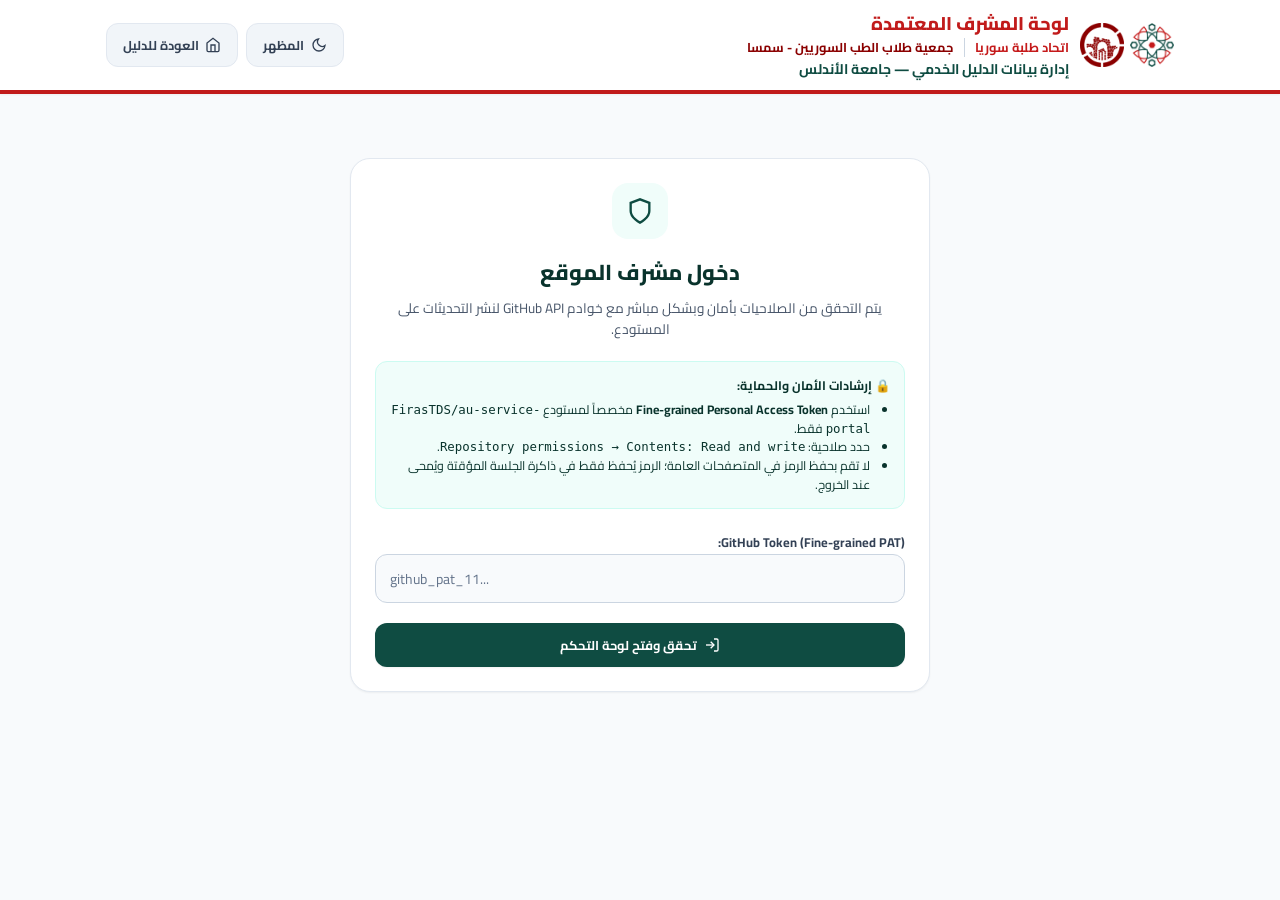
<file: admin.html>
<!DOCTYPE html>
<html lang="ar" dir="rtl">
<head>
    <meta charset="UTF-8">
    <meta name="viewport" content="width=device-width, initial-scale=1.0">
    <title>لوحة تحكم المشرف | نافذة الاتحاد الخدمية</title>
    <meta name="robots" content="noindex, nofollow">
    <link rel="icon" type="image/png" href="Asset%201.png">
    <script src="shared.js?v=75"></script>
    <script>
        // Defensive login gate: never show dashboard options without authentication.
        document.addEventListener('DOMContentLoaded', function() {
            var ds = document.getElementById('dashboardSection');
            var auth = document.getElementById('authSection');
            if (ds) ds.style.display = 'none';
            if (auth) auth.style.display = 'block';
        });
    </script>
    <link rel="preconnect" href="https://fonts.googleapis.com">
    <link rel="preconnect" href="https://fonts.gstatic.com" crossorigin>
    <link href="https://fonts.googleapis.com/css2?family=Cairo:wght@400;600;700;800&display=swap" rel="stylesheet">
    <link rel="stylesheet" href="style.css?v=78">
    <script src="portal-features.js?v=78"></script>
    <script src="hours-editor.js?v=75"></script>
    <script src="reviews.js?v=76"></script>
</head>
<body>

    <!-- Site Header -->
    <header class="site-nav">
        <div class="container site-nav-inner">
            <div class="brand-wrapper partner-brand">
                <div class="brand-emblems">
                <img src="Asset%201.png" alt="اتحاد طلبة سوريا" class="brand-logo-img">
                <img src="smsa-emblem.png" alt="شعار سمسا" class="brand-logo-img smsa-emblem" width="44" height="44">
                </div>
                <div>
                    <div class="brand-title">لوحة المشرف المعتمدة</div>
                    <div class="partner-names admin-partner-names"><span>اتحاد طلبة سوريا</span><span class="partner-name">جمعية طلاب الطب السوريين - سمسا</span></div>
                    <div class="brand-subtitle">إدارة بيانات الدليل الخدمي — جامعة الأندلس</div>
                </div>
            </div>
            <div class="nav-actions">
                <button onclick="toggleDarkMode()" id="btnThemeToggle" class="btn-secondary" aria-label="تبديل الوضع الليلي" title="تبديل الوضع الليلي">
                    <svg id="themeIcon" width="16" height="16" viewBox="0 0 24 24" fill="none" stroke="currentColor" stroke-width="2"><path d="M21 12.79A9 9 0 1 1 11.21 3 7 7 0 0 0 21 12.79z"/></svg>
                    <span>المظهر</span>
                </button>
                <a href="index.html" class="btn-secondary">
                    <svg width="16" height="16" viewBox="0 0 24 24" fill="none" stroke="currentColor" stroke-width="2"><path d="M3 9l9-7 9 7v11a2 2 0 0 1-2 2H5a2 2 0 0 1-2-2z"></path><polyline points="9 22 9 12 15 12 15 22"></polyline></svg>
                    <span>العودة للدليل</span>
                </a>
            </div>
        </div>
    </header>

    <main class="container" style="padding-top: 2rem; padding-bottom: 3rem; flex-grow: 1;">

        <!-- STEP 1: AUTHENTICATION GATE (Shown when logged out) -->
        <div id="authSection" class="admin-card" style="max-width: 580px; margin: 2rem auto; text-align: center;">
            <div style="width: 56px; height: 56px; background-color: var(--color-teal-soft); color: var(--color-teal); border-radius: var(--radius-lg); display: flex; align-items: center; justify-content: center; margin: 0 auto 1rem auto;">
                <svg width="28" height="28" viewBox="0 0 24 24" fill="none" stroke="currentColor" stroke-width="2"><path d="M12 22s8-4 8-10V5l-8-3-8 3v7c0 6 8 10 8 10z"></path></svg>
            </div>
            <h1 style="font-size: 1.35rem; font-weight: 800; color: var(--color-teal-dark); margin-bottom: 0.5rem;">دخول مشرف الموقع</h1>
            <p style="font-size: 0.85rem; color: var(--color-slate-600); margin-bottom: 1.25rem;">
                يتم التحقق من الصلاحيات بأمان وبشكل مباشر مع خوادم GitHub API لنشر التحديثات على المستودع.
            </p>

            <div style="background-color: var(--color-teal-soft); border: 1px solid var(--color-teal-border); border-radius: var(--radius-md); padding: 0.85rem; margin-bottom: 1.25rem; text-align: right; font-size: 0.775rem; color: var(--color-teal-dark);">
                <strong>🔒 إرشادات الأمان والحماية:</strong>
                <ul style="margin-top: 0.35rem; padding-right: 1.25rem; line-height: 1.5;">
                    <li>استخدم <strong>Fine-grained Personal Access Token</strong> مخصصاً لمستودع <code>FirasTDS/au-service-portal</code> فقط.</li>
                    <li>حدد صلاحية: <code>Repository permissions &rarr; Contents: Read and write</code>.</li>
                    <li>لا تقم بحفظ الرمز في المتصفحات العامة؛ الرمز يُحفظ فقط في ذاكرة الجلسة المؤقتة ويُمحى عند الخروج.</li>
                </ul>
            </div>

            <form id="authForm" onsubmit="handleAdminLogin(event)" style="display: flex; flex-direction: column; gap: 0.75rem; text-align: right;">
                <div>
                    <label for="adminTokenInput" class="form-label">GitHub Token (Fine-grained PAT):</label>
                    <input type="password" id="adminTokenInput" placeholder="github_pat_11..." dir="ltr" class="form-input" required autocomplete="off">
                </div>
                <div id="authErrorMsg" class="form-error"></div>
                <button type="submit" id="btnAuthSubmit" class="btn-primary" style="padding: 0.75rem; width: 100%; margin-top: 0.5rem;">
                    <svg width="18" height="18" viewBox="0 0 24 24" fill="none" stroke="currentColor" stroke-width="2"><path d="M15 3h4a2 2 0 0 1 2 2v14a2 2 0 0 1-2 2h-4"></path><polyline points="10 17 15 12 10 7"></polyline><line x1="15" y1="12" x2="3" y2="12"></line></svg>
                    <span>تحقق وفتح لوحة التحكم</span>
                </button>
            </form>
        </div>

        <!-- STEP 2: ADMIN DASHBOARD (Shown when authenticated) -->
        <div id="dashboardSection" style="display: none;">

            <!-- Header Info & Actions -->
            <div class="admin-card admin-publish-card" style="display: flex; flex-direction: column; gap: 1rem;">
                <div style="display: flex; flex-wrap: wrap; justify-content: space-between; align-items: center; gap: 1rem;">
                    <div>
                        <div style="display: flex; align-items: center; gap: 0.5rem;">
                            <span class="admin-badge admin-badge-teal">جلسة موثقة</span>
                            <span id="repoNameBadge" style="font-size: 0.8rem; font-weight: 700; color: var(--color-slate-600); font-family: monospace;">FirasTDS/au-service-portal</span>
                        </div>
                        <h2 style="font-size: 1.25rem; font-weight: 800; color: var(--color-teal-dark); margin-top: 0.25rem;">إدارة بيانات الدليل ونشرها</h2>
                    </div>
                    <div class="admin-publish-actions" style="display: flex; gap: 0.5rem;">
                        <button onclick="handleAdminLogout()" class="btn-secondary" style="font-size: 0.75rem;">
                            تسجيل خروج
                        </button>
                        <button onclick="saveAndPushToGitHub()" id="btnPushGitHub" class="btn-accent">
                            <svg width="16" height="16" viewBox="0 0 24 24" fill="none" stroke="currentColor" stroke-width="2"><path d="M21 15v4a2 2 0 0 1-2 2H5a2 2 0 0 1-2-2v-4"></path><polyline points="17 8 12 3 7 8"></polyline><line x1="12" y1="3" x2="12" y2="15"></line></svg>
                            <span>حفظ ونشر التعديلات إلى الموقع الآن</span>
                        </button>
                    </div>
                </div>

                <!-- Reference Telegram Posts -->
                <div class="admin-reference-links">
                    <div style="font-size: 0.8rem; font-weight: 700; color: var(--color-slate-700); display: flex; align-items: center; gap: 0.4rem;">
                        <svg width="16" height="16" viewBox="0 0 24 24" fill="currentColor" color="#0284c7"><path d="M12 2C6.48 2 2 6.48 2 12s4.48 10 10 10 10-4.48 10-10S17.52 2 12 2zm4.64 6.8c-.15 1.58-.8 5.42-1.13 7.19-.14.75-.42 1-.68 1.03-.58.05-1.02-.38-1.58-.75-.88-.58-1.38-.94-2.23-1.5-.99-.65-.35-1.01.22-1.59.15-.15 2.71-2.48 2.76-2.69a.2.2 0 0 0-.05-.18c-.06-.05-.14-.03-.21-.02-.09.02-1.49.95-4.22 2.79-.4.27-.76.41-1.08.4-.36-.01-1.04-.2-1.55-.37-.63-.2-1.12-.31-1.08-.66.02-.18.27-.36.75-.55 2.92-1.27 4.86-2.11 5.83-2.51 2.78-1.16 3.35-1.36 3.73-1.36.08 0 .27.02.39.12.1.08.13.19.14.27-.01.06.01.24 0 .38z"/></svg>
                        <span>الروابط المرجعية على قناة الفريق (تلغرام):</span>
                    </div>
                    <div style="display: flex; gap: 0.5rem;">
                        <a href="https://t.me/studentandalus" target="_blank" rel="noopener noreferrer" class="btn-secondary" style="font-size: 0.75rem; padding: 0.35rem 0.65rem;">قناة الطلاب — الخدمات والمواصلات</a>
                    </div>
                </div>

                <div id="publishStatus" class="status-box"></div>
            </div>

            <!-- LIVE STUDENT SUGGESTIONS & REPORTS INBOX -->
            <div class="admin-card">
                <div style="display: flex; flex-wrap: wrap; justify-content: space-between; align-items: center; gap: 0.75rem; margin-bottom: 1rem; border-bottom: 1px solid var(--color-slate-200); padding-bottom: 0.75rem;">
                    <div>
                        <h3 style="font-size: 1.05rem; font-weight: 800; color: var(--color-teal-dark); display: flex; align-items: center; gap: 0.5rem;">
                            <span style="width: 4px; height: 18px; background-color: var(--color-teal); border-radius: 99px;"></span>
                            <span>اقتراحات وبلاغات الطلاب الواردة</span>
                        </h3>
                        <p style="font-size: 0.75rem; color: var(--color-slate-500); margin-top: 0.2rem;">
                            مزامنة مباشرة مع Google Sheet — يمكنك مراجعة اقتراحات الطلاب واعتمادها بضغطة زر
                        </p>
                    </div>
                    <div class="inbox-toolbar-actions">
                        <button type="button" onclick="fetchLiveSuggestions()" id="btnRefreshSheet" class="btn-secondary" style="font-size: 0.75rem; padding: 0.4rem 0.75rem;">
                            <svg width="14" height="14" viewBox="0 0 24 24" fill="none" stroke="currentColor" stroke-width="2"><path d="M23 4v6h-6"/><path d="M1 20v-6h6"/><path d="M3.51 9a9 9 0 0 1 14.85-3.36L23 10M1 14l4.64 4.36A9 9 0 0 0 20.49 15"/></svg>
                            <span>تحديث الردود</span>
                        </button>
                        <a href="https://docs.google.com/spreadsheets/d/1owergoyNbXTjGCDw6Va0EWXCAIEw15K7lEeZl63CFiI/edit?usp=sharing" target="_blank" rel="noopener noreferrer" class="btn-secondary" style="font-size: 0.75rem; padding: 0.4rem 0.75rem;">
                            <svg width="14" height="14" viewBox="0 0 24 24" fill="none" stroke="currentColor" stroke-width="2"><path d="M18 13v6a2 2 0 0 1-2 2H5a2 2 0 0 1-2-2V8a2 2 0 0 1 2-2h6"/><polyline points="15 3 21 3 21 9"/><line x1="10" y1="14" x2="21" y2="3"/></svg>
                            <span>فتح جدول البيانات</span>
                        </a>
                    </div>
                </div>

                <div id="suggestionsLoading" style="text-align: center; padding: 1.5rem; font-size: 0.85rem; color: var(--color-slate-500);">
                    جاري فحص الاقتراحات الواردة...
                </div>

                <div id="suggestionsTableContainer" style="display: none;">
                    <div class="inbox-filters">
                        <fieldset class="inbox-filter-group"><legend>نوع الوارد</legend><input type="hidden" id="inboxKind" value="suggestion"><div class="inbox-filter-buttons">
                            <button type="button" class="btn-secondary" data-filter="inboxKind" data-value="" aria-pressed="false" onclick="setInboxFilter(this)">الكل</button>
                            <button type="button" class="btn-secondary" data-filter="inboxKind" data-value="suggestion" aria-pressed="true" onclick="setInboxFilter(this)">إضافات</button>
                            <button type="button" class="btn-secondary" data-filter="inboxKind" data-value="correction" aria-pressed="false" onclick="setInboxFilter(this)">تصحيحات</button>
                            <button type="button" class="btn-secondary" data-filter="inboxKind" data-value="report" aria-pressed="false" onclick="setInboxFilter(this)">بلاغات</button>
                            <button type="button" class="btn-secondary" data-filter="inboxKind" data-value="rating" aria-pressed="false" onclick="setInboxFilter(this)">تقييمات</button>
                            <button type="button" class="btn-secondary" data-filter="inboxKind" data-value="comment" aria-pressed="false" onclick="setInboxFilter(this)">تعليقات</button>
                        </div></fieldset>
                        <fieldset class="inbox-filter-group"><legend>الحالة</legend><input type="hidden" id="inboxStatus" value=""><div class="inbox-filter-buttons">
                            <button type="button" class="btn-secondary" data-filter="inboxStatus" data-value="" aria-pressed="true" onclick="setInboxFilter(this)">الكل</button>
                            <button type="button" class="btn-secondary" data-filter="inboxStatus" data-value="pending" aria-pressed="false" onclick="setInboxFilter(this)">غير معالج</button>
                            <button type="button" class="btn-secondary" data-filter="inboxStatus" data-value="processed" aria-pressed="false" onclick="setInboxFilter(this)">معالج</button>
                        </div></fieldset>
                        <span id="inboxFilterCount" role="status"></span>
                    </div>
                    <div id="bulkBar" style="display:flex; flex-wrap:wrap; align-items:center; gap:0.5rem; padding:0.6rem 0.25rem;">
                        <label style="display:flex; align-items:center; gap:0.35rem; font-size:0.78rem; font-weight:800; cursor:pointer;">
                            <input type="checkbox" id="bulkSelectAll" onchange="toggleBulkSelectAll(this.checked)"> تحديد الكل
                        </label>
                        <button type="button" onclick="bulkApprove()" id="btnBulkApprove" class="btn-primary" style="font-size:0.75rem; padding:0.4rem 0.8rem;">اعتماد اقتراحات الإضافة المحددة</button>
                        <button type="button" onclick="bulkIgnore()" id="btnBulkIgnore" class="btn-secondary" style="font-size:0.75rem; padding:0.4rem 0.8rem;">رفض / تجاهل المحدد</button>
                        <button type="button" onclick="reloadAdminFromGitHub()" id="btnSyncGitHub" class="btn-secondary" style="font-size:0.75rem; padding:0.4rem 0.8rem;">مزامنة من GitHub</button>
                        <span id="bulkCount" style="font-size:0.75rem; color:var(--color-slate-500);"></span>
                    </div>
                    <p class="contact-note">التقييمات تُحتسب تلقائياً. الاعتماد للإضافات فقط؛ تجاهل التقييم من الوارد لا يحذفه من المتوسط.</p>
                    <div class="inbox-table-scroll" role="region" aria-label="قائمة الوارد">
                    <div class="inbox-list-head" aria-hidden="true"><span>تحديد</span><span>الجهة / الرقم</span><span>النوع / التقييم</span><span>الإجراءات</span></div>
                    <table class="inbox-table" aria-label="اقتراحات وبلاغات الطلاب الواردة">
                        <colgroup><col class="inbox-col-select"><col class="inbox-col-type"><col class="inbox-col-rating"><col class="inbox-col-category"><col class="inbox-col-city"><col class="inbox-col-name"><col class="inbox-col-contact"><col class="inbox-col-notes"><col class="inbox-col-actions"></colgroup>
                        <thead>
                            <tr style="background-color: var(--color-slate-100); border-bottom: 2px solid var(--color-slate-200); color: var(--color-slate-700);">
                                <th style="padding: 0.65rem 0.75rem; text-align:center;">✓</th>
                                <th style="padding: 0.65rem 0.75rem;">النوع</th>
                                <th style="padding: 0.65rem 0.75rem;">التقييم</th>
                                <th style="padding: 0.65rem 0.75rem;">التصنيف</th>
                                <th style="padding: 0.65rem 0.75rem;">المحافظة</th>
                                <th style="padding: 0.65rem 0.75rem;">الاسم</th>
                                <th style="padding: 0.65rem 0.75rem;">الرقم / الرابط</th>
                                <th style="padding: 0.65rem 0.75rem;">ملاحظات / بلاغ</th>
                                <th style="padding: 0.65rem 0.75rem; text-align: center;">إجراء</th>
                            </tr>
                        </thead>
                        <tbody id="suggestionsTableBody"></tbody>
                    </table>
                    </div>
                </div>
            </div>

            <!-- DUPLICATE NUMBER DETECTOR -->
            <div class="admin-card">
                <div style="display: flex; flex-wrap: wrap; justify-content: space-between; align-items: center; gap: 0.75rem; margin-bottom: 1rem; border-bottom: 1px solid var(--color-slate-200); padding-bottom: 0.75rem;">
                    <div>
                        <h3 style="font-size: 1.05rem; font-weight: 800; color: var(--color-teal-dark); display: flex; align-items: center; gap: 0.5rem;">
                            <span style="width: 4px; height: 18px; background-color: var(--color-amber); border-radius: 99px;"></span>
                            <span>كشف الأرقام المكررة</span>
                        </h3>
                        <p style="font-size: 0.75rem; color: var(--color-slate-500); margin-top: 0.2rem;">
                            نفس الرقم في أكثر من مكان — أحياناً مقصود (خدمة مزدوجة) وأحياناً خطأ يحتاج حذف
                        </p>
                    </div>
                    <button type="button" onclick="scanDuplicates()" id="btnScanDup" class="btn-secondary" style="font-size: 0.75rem; padding: 0.4rem 0.75rem;">
                        <span>فحص التكرار</span>
                    </button>
                </div>
                <div id="duplicatesResult" style="display: flex; flex-direction: column; gap: 0.75rem;">
                    <div style="font-size: 0.8rem; color: var(--color-slate-500); text-align: center; padding: 0.5rem;">اضغط "فحص التكرار" لعرض الأرقام الموجودة في أكثر من قسم</div>
                </div>
            </div>

            <!-- ADD NEW ENTRY FORM -->
            <div class="admin-card">
                <h3 style="font-size: 1.05rem; font-weight: 800; color: var(--color-teal-dark); margin-bottom: 1rem; display: flex; align-items: center; gap: 0.5rem;">
                    <span style="width: 4px; height: 18px; background-color: var(--color-red); border-radius: 99px;"></span>
                    <span>إضافة جهة أو سرفيس جديد</span>
                </h3>

                <form id="addItemForm" onsubmit="handleAddItem(event)" style="display: grid; grid-template-columns: repeat(auto-fit, minmax(min(200px, 100%), 1fr)); gap: 0.85rem; align-items: flex-end;">
                    <div class="form-group">
                        <label for="newCategory" class="form-label">القسم الرئيسي *</label>
                        <select id="newCategory" class="form-select" onchange="toggleAdminCityInput()" required>
                            <option value="emergency">طوارئ وصيدليات ومراكز صحية</option>
                            <option value="pharmacies">الصيدليات (دليل العناوين والأرقام)</option>
                            <option value="restaurants">المطاعم</option>
                            <option value="supermarkets">سوبر ماركت</option>
                            <option value="water">صهاريج وتعبئة مياه</option>
                            <option value="transfers">حوالات مالية وشحن طرود</option>
                            <option value="printing">مكتبات وطباعة وقرطاسية</option>
                            <option value="maintenance">خدمات وصيانة (كهرباء، صحية، اتصالات)</option>
                            <option value="sweets">حلويات وكافيه</option>
                            <option value="rental">مكاتب الإيجار (شقق وسكن)</option>
                            <option value="clinics">الأطباء والعيادات</option>
                            <option value="bakeries">مخابز</option>
                            <option value="butchers">ملاحم</option>
                            <option value="university">عيادات جامعة الأندلس</option>
                            <option value="taxis">تكاسي وموتورات</option>
                            <option value="delivery">ديليفري وتوصيل طلبات (أكل ومشاوير)</option>
                            <option value="transport">شركات النقل والمواصلات بين المحافظات</option>
                        </select>
                    </div>

                    <div class="form-group" id="adminCityGroup" style="display: none;">
                        <label for="newCity" class="form-label">اسم المحافظة *</label>
                        <input type="text" id="newCity" class="form-input" placeholder="مثال: دمشق، حلب، حمص...">
                    </div>

                    <div class="form-group">
                        <label for="newName" class="form-label">اسم المحل أو السرفيس *</label>
                        <input type="text" id="newName" class="form-input" placeholder="مثال: مطعم الفوانيس" required>
                    </div>

                    <div class="form-group">
                        <label for="newPhone" class="form-label">رقم الهاتف (اختياري إذا لم يتوفر)</label>
                        <input type="text" id="newPhone" class="form-input" placeholder="09xxxxxxxx" dir="ltr">
                    </div>

                    <div class="form-group">
                        <label for="newNote" class="form-label">ملاحظات / ساعات العمل (اختياري)</label>
                        <input type="text" id="newNote" class="form-input" placeholder="مثال: يفتح 11 ص - 1 ليلاً / توصيل للسكن">
                    </div>

                    <div class="form-group">
                        <label class="form-label">أوقات الدوام (اختياري — تظهر شارة مفتوح/مغلق)</label>
                        <div style="display:flex; gap:0.5rem; align-items:center; flex-wrap:wrap;">
                            <label style="font-size:0.75rem;">من <input type="time" id="newHoursOpen" class="form-input" style="width:auto; display:inline-block;" dir="ltr"></label>
                            <label style="font-size:0.75rem;">إلى <input type="time" id="newHoursClose" class="form-input" style="width:auto; display:inline-block;" dir="ltr"></label>
                            <label style="font-size:0.75rem; display:flex; align-items:center; gap:0.25rem;"><input type="checkbox" id="newHoursAllDay"> 24 ساعة</label>
                        </div>
                        <div id="newHoursDays" style="display:flex; gap:0.35rem; flex-wrap:wrap; margin-top:0.4rem; font-size:0.72rem;">
                            <label><input type="checkbox" value="6"> سبت</label>
                            <label><input type="checkbox" value="0"> أحد</label>
                            <label><input type="checkbox" value="1"> اثنين</label>
                            <label><input type="checkbox" value="2"> ثلاثاء</label>
                            <label><input type="checkbox" value="3"> أربعاء</label>
                            <label><input type="checkbox" value="4"> خميس</label>
                            <label><input type="checkbox" value="5"> جمعة</label>
                        </div>
                    </div>

                    <div class="form-group" id="adminScheduleGroup" style="display: none;">
                        <label for="newSchedule" class="form-label">موعد الرحلة / الانطلاق (للمواصلات فقط)</label>
                        <input type="text" id="newSchedule" class="form-input" placeholder="مثال: كل جمعة ظهراً / يومياً صباحاً ومساءً">
                    </div>

                    <div>
                        <button type="submit" class="btn-primary" style="width: 100%; padding: 0.65rem;">
                            <svg width="16" height="16" viewBox="0 0 24 24" fill="none" stroke="currentColor" stroke-width="2"><line x1="12" y1="5" x2="12" y2="19"></line><line x1="5" y1="12" x2="19" y2="12"></line></svg>
                            <span>إدراج في القائمة</span>
                        </button>
                    </div>
                </form>
            </div>

            <!-- CURRENT DATA LISTS -->
            <div class="admin-card">
                <div style="display: flex; justify-content: space-between; align-items: center; margin-bottom: 1rem; border-bottom: 1px solid var(--color-slate-200); padding-bottom: 0.5rem;">
                    <h3 style="font-size: 1.05rem; font-weight: 800; color: var(--color-slate-800);">البيانات الحالية المعروضة على الموقع</h3>
                    <span id="totalItemsCount" class="admin-badge admin-badge-teal">0 عنصر</span>
                </div>

                <div id="adminListsContainer" style="display: flex; flex-direction: column; gap: 1.5rem;">
                    <!-- Dynamically rendered -->
                </div>
            </div>

        </div>

    </main>

    <!-- Toast Notification -->
    <div class="toast-container">
        <div id="toast" class="toast">
            <span id="toastMsg">تمت العملية بنجاح</span>
        </div>
    </div>

    <!-- EDIT ITEM MODAL -->
    <div id="adminEditModal" class="modal-backdrop" role="dialog" aria-modal="true" aria-labelledby="editModalTitle">
        <div class="modal-dialog">
            <div class="modal-header">
                <div class="modal-header-title">
                    <svg width="18" height="18" viewBox="0 0 24 24" fill="none" stroke="currentColor" stroke-width="2"><path d="M11 4H4a2 2 0 0 0-2 2v14a2 2 0 0 0 2 2h14a2 2 0 0 0 2-2v-7"/><path d="M18.5 2.5a2.121 2.121 0 0 1 3 3L12 15l-4 1 1-4 9.5-9.5z"/></svg>
                    <h2 id="editModalTitle">تعديل بيانات الجهة / الخدمة</h2>
                </div>
                <button type="button" class="modal-close-btn" onclick="closeAdminEditModal()" aria-label="إغلاق">
                    <svg viewBox="0 0 24 24" fill="none" stroke="currentColor" stroke-width="2.5"><line x1="18" y1="6" x2="6" y2="18"/><line x1="6" y1="6" x2="18" y2="18"/></svg>
                </button>
            </div>
            <form id="adminEditForm" onsubmit="saveEditedItem(event)">
                <input type="hidden" id="editType">
                <input type="hidden" id="editCat">
                <input type="hidden" id="editGIdx">
                <input type="hidden" id="editIIdx">

                <div class="modal-body">
                    <div class="form-group" id="editFoodCategoryGroup" hidden>
                        <label class="form-label" for="editFoodCategory">القسم الفرعي — المطاعم والحلويات والكافيهات</label>
                        <select id="editFoodCategory" class="form-select"><option value="restaurants">المطاعم</option><option value="sweets">حلويات وكافيه</option></select>
                        <p class="contact-note">عند النقل يُضاف إلى نهاية القسم الجديد؛ استخدم الأسهم أو السحب لتغيير ترتيبه.</p>
                    </div>
                    <div class="form-group">
                        <label class="form-label" for="editName">الاسم *</label>
                        <input type="text" id="editName" class="form-input" required>
                    </div>
                    <div class="form-group">
                        <label class="form-label" for="editPhone">رقم الهاتف (اتركه فارغاً إذا لم يتوفر)</label>
                        <input type="text" id="editPhone" class="form-input" dir="ltr">
                    </div>
                    <div class="form-group">
                        <label class="form-label" for="editNote">ملاحظة إضافية / ساعات ومواعيد العمل</label>
                        <input type="text" id="editNote" class="form-input" placeholder="مثال: يفتح من 11 صباحاً حتى 1 ليلاً / توصيل للسكن">
                    </div>
                    <div class="form-group">
                        <label class="form-label">أوقات الدوام (اختياري)</label>
                        <div style="display:flex; gap:0.5rem; align-items:center; flex-wrap:wrap;">
                            <label style="font-size:0.75rem;">من <input type="time" id="editHoursOpen" class="form-input" style="width:auto; display:inline-block;" dir="ltr"></label>
                            <label style="font-size:0.75rem;">إلى <input type="time" id="editHoursClose" class="form-input" style="width:auto; display:inline-block;" dir="ltr"></label>
                            <label style="font-size:0.75rem; display:flex; align-items:center; gap:0.25rem;"><input type="checkbox" id="editHoursAllDay"> 24 ساعة</label>
                        </div>
                        <div id="editHoursDays" style="display:flex; gap:0.35rem; flex-wrap:wrap; margin-top:0.4rem; font-size:0.72rem;">
                            <label><input type="checkbox" value="6"> سبت</label>
                            <label><input type="checkbox" value="0"> أحد</label>
                            <label><input type="checkbox" value="1"> اثنين</label>
                            <label><input type="checkbox" value="2"> ثلاثاء</label>
                            <label><input type="checkbox" value="3"> أربعاء</label>
                            <label><input type="checkbox" value="4"> خميس</label>
                            <label><input type="checkbox" value="5"> جمعة</label>
                        </div>
                    </div>
                    <div class="form-group" id="editScheduleGroup" style="display:none;">
                        <label class="form-label" for="editSchedule">موعد الرحلة / الانطلاق (للمواصلات فقط)</label>
                        <input type="text" id="editSchedule" class="form-input" placeholder="مثال: كل جمعة ظهراً / يومياً صباحاً ومساءً">
                    </div>
                </div>
                <div class="modal-footer">
                    <button type="button" onclick="closeAdminEditModal()" class="btn-secondary">إلغاء</button>
                    <button type="submit" class="btn-primary">
                        <svg width="15" height="15" viewBox="0 0 24 24" fill="none" stroke="currentColor" stroke-width="2"><polyline points="20 6 9 17 4 12"/></svg>
                        <span>حفظ التعديلات</span>
                    </button>
                </div>
            </form>
        </div>
    </div>

    <div id="inboxDetailsModal" class="modal-backdrop" role="dialog" aria-modal="true" aria-labelledby="inboxDetailsTitle">
        <div class="modal-dialog">
            <div class="modal-header"><h2 id="inboxDetailsTitle">تفاصيل الوارد</h2><button type="button" class="modal-close-btn" aria-label="إغلاق" onclick="document.getElementById('inboxDetailsModal').classList.remove('modal-open')">✕</button></div>
            <div class="modal-body"><dl id="inboxDetailsContent"></dl></div>
            <div id="inboxDetailsActions" class="inbox-action-buttons" aria-label="الإجراءات"></div>
        </div>
    </div>
    <div id="submissionEditModal" class="modal-backdrop" role="dialog" aria-modal="true" aria-labelledby="submissionEditTitle">
        <div class="modal-dialog">
            <div class="modal-header"><h2 id="submissionEditTitle">تعديل الاقتراح قبل الاعتماد</h2><button type="button" class="modal-close-btn" aria-label="إغلاق" onclick="document.getElementById('submissionEditModal').classList.remove('modal-open')">✕</button></div>
            <form id="submissionEditForm" onsubmit="approveEditedSubmission(event)">
                <div class="modal-body">
                    <input id="submissionEditId" type="hidden">
                    <label class="form-label" for="submissionEditName">الاسم</label><input id="submissionEditName" class="form-input" required>
                    <label class="form-label" for="submissionEditPhone">رقم الهاتف</label><input id="submissionEditPhone" class="form-input" dir="ltr">
                    <label class="form-label" for="submissionEditWebsite">رابط الصفحة أو الموقع</label><input id="submissionEditWebsite" class="form-input" type="url" dir="ltr">
                    <label class="form-label" for="submissionEditMap">رابط Google Maps</label><input id="submissionEditMap" class="form-input" type="url" dir="ltr">
                    <label class="form-label" for="submissionEditAddress">العنوان</label><input id="submissionEditAddress" class="form-input">
                    <label class="form-label" for="submissionEditCategory">القسم</label><select id="submissionEditCategory" class="form-select" required onchange="updateSubmissionFeeField()"></select>
                    <div id="submissionEditFeeGroup" hidden><label class="form-label" for="submissionEditFee">أجرة التوصيل / المشوار (اختياري)</label><input id="submissionEditFee" class="form-input" maxlength="200" placeholder="المبلغ والعملة، أو حسب المسافة"></div>
                    <label class="form-label" for="submissionEditCity">المحافظة (للمواصلات)</label><input id="submissionEditCity" class="form-input">
                    <label class="form-label" for="submissionEditNotes">الملاحظات وساعات العمل</label><textarea id="submissionEditNotes" class="form-textarea" rows="5"></textarea>
                    <fieldset class="submission-hours-group"><legend>أوقات الدوام</legend><div id="submissionHoursDays" hidden></div></fieldset>
                    <p class="contact-note">التعديلات محلية حتى الاعتماد؛ لا تغيّر الرد الأصلي في Google Sheet.</p>
                </div>
                <div class="modal-footer">
                    <button type="button" class="btn-secondary" onclick="saveSubmissionDraft()">حفظ التعديل للمراجعة</button>
                    <button id="submissionEditApprove" type="submit" class="btn-primary">اعتماد ونشر بعد التعديل</button>
                </div>
            </form>
        </div>
    </div>
    <script>
        const GITHUB_OWNER = "FirasTDS";
        const GITHUB_REPO = "au-service-portal";
        const DATA_FILE_PATH = "data.json";

        // In-memory session state ONLY (Never stored in localStorage in plain text)
        let sessionToken = null;
        let remoteSha = null;
        let adminData = {
            services: { restaurants: [], supermarkets: [], sweets: [] },
            transport: []
        };

        let toastTimer;
        function showToast(msg, type = 'success') {
            const toast = document.getElementById('toast');
            const toastMsg = document.getElementById('toastMsg');
            toastMsg.textContent = msg;
            toast.className = `toast toast-show ${type === 'error' ? 'toast-error' : 'toast-success'}`;
            clearTimeout(toastTimer);
            toastTimer = setTimeout(() => {
                toast.classList.remove('toast-show');
            }, 3000);
        }

        function escapeHtml(str) {
            if (!str) return '';
            return String(str)
                .replace(/&/g, '&amp;')
                .replace(/</g, '&lt;')
                .replace(/>/g, '&gt;')
                .replace(/"/g, '&quot;')
                .replace(/'/g, '&#039;');
        }

        function sanitizeUrl(url) {
            if (!url) return '';
            const trimmed = String(url).trim();
            if (/^https?:\/\//i.test(trimmed)) {
                return trimmed;
            }
            return '';
        }

        // --- AUTHENTICATION ---
        async function handleAdminLogin(e) {
            e.preventDefault();
            const tokenInput = document.getElementById('adminTokenInput');
            const token = tokenInput.value.trim();
            const errEl = document.getElementById('authErrorMsg');
            const btn = document.getElementById('btnAuthSubmit');

            errEl.textContent = '';
            errEl.classList.remove('form-error-show');

            if (!token) {
                errEl.textContent = 'يرجى إدخال رمز الوصول.';
                errEl.classList.add('form-error-show');
                return;
            }

            btn.disabled = true;
            btn.innerHTML = '<span>جاري التحقق مع GitHub...</span>';

            try {
                // Verify repository access
                const repoRes = await fetch(`https://api.github.com/repos/${GITHUB_OWNER}/${GITHUB_REPO}`, {
                    headers: {
                        'Authorization': `Bearer ${token}`,
                        'Accept': 'application/vnd.github.v3+json'
                    }
                });

                if (!repoRes.ok) {
                    if (repoRes.status === 401) throw new Error('الرمز غير صالح أو منتهي الصلاحية (401 Unauthorized).');
                    if (repoRes.status === 404) throw new Error('تعذر العثور على المستودع أو أن الرمز لا يملك صلاحية الوصول إليه (404 Not Found).');
                    throw new Error(`خطأ في الوصول للمستودع: كود ${repoRes.status}`);
                }

                const repoData = await repoRes.json();
                if (repoData.permissions && !repoData.permissions.push) throw new Error('هذا الحساب لا يملك صلاحية تعديل المستودع.');

                // Fetch current data.json and its SHA
                const fileRes = await fetch(`https://api.github.com/repos/${GITHUB_OWNER}/${GITHUB_REPO}/contents/${DATA_FILE_PATH}`, {
                    headers: {
                        'Authorization': `Bearer ${token}`,
                        'Accept': 'application/vnd.github.v3+json'
                    }
                });

                if (!fileRes.ok) {
                    throw new Error(`تعذر قراءة ملف ${DATA_FILE_PATH} من المستودع.`);
                }

                const fileJson = await fileRes.json();
                remoteSha = fileJson.sha;

                // Decode base64 UTF-8 content
                const binaryStr = atob(fileJson.content.replace(/\s/g, ''));
                const bytes = new Uint8Array(binaryStr.length);
                for (let i = 0; i < binaryStr.length; i++) {
                    bytes[i] = binaryStr.charCodeAt(i);
                }
                const decodedText = new TextDecoder('utf-8').decode(bytes);
                const parsedData = JSON.parse(decodedText);
                if (!validatePortalData(parsedData)) throw new Error('بنية ملف البيانات غير صالحة.');

                // Store in memory
                sessionToken = token;
                adminData = parsedData;

                // Switch UI
                document.getElementById('authSection').style.display = 'none';
                document.getElementById('dashboardSection').style.display = 'block';
                tokenInput.value = '';

                activeAdminPanel = 'inbox';
                renderAdminLists();
                fetchLiveSuggestions();
                showToast('✅ تم تسجيل الدخول وتحميل أحدث البيانات من GitHub بنجاح.');
            } catch (err) {
                errEl.textContent = `❌ ${err.message}`;
                errEl.classList.add('form-error-show');
            } finally {
                btn.disabled = false;
                btn.innerHTML = '<svg width="18" height="18" viewBox="0 0 24 24" fill="none" stroke="currentColor" stroke-width="2"><path d="M15 3h4a2 2 0 0 1 2 2v14a2 2 0 0 1-2 2h-4"></path><polyline points="10 17 15 12 10 7"></polyline><line x1="15" y1="12" x2="3" y2="12"></line></svg><span>تحقق وفتح لوحة التحكم</span>';
            }
        }

        function handleAdminLogout() {
            closeAdminEditModal();
            sessionToken = null;
            remoteSha = null;
            adminData = { services: { restaurants: [], supermarkets: [], sweets: [] }, transport: [] };
            document.getElementById('dashboardSection').style.display = 'none';
            document.getElementById('authSection').style.display = 'block';
            showToast('تم تسجيل الخروج بنجاح.');
        }

        function toggleAdminCityInput() {
            const cat = document.getElementById('newCategory').value;
            const cityGroup = document.getElementById('adminCityGroup');
            const cityInput = document.getElementById('newCity');
            const schedGroup = document.getElementById('adminScheduleGroup');
            const schedInput = document.getElementById('newSchedule');

            if (cat === 'transport') {
                cityGroup.style.display = 'flex';
                cityInput.required = true;
                if (schedGroup) schedGroup.style.display = 'flex';
            } else {
                cityGroup.style.display = 'none';
                cityInput.required = false;
                if (schedGroup) {
                    schedGroup.style.display = 'none';
                    if (schedInput) schedInput.value = '';
                }
            }
        }

        // --- RENDER CURRENT LISTS WITH DELEGATION ---
        const SERVICE_LABELS = {
            emergency: 'طوارئ وصيدليات ومراكز صحية',
            pharmacies: 'الصيدليات (دليل العناوين والأرقام)',
            restaurants: 'المطاعم',
            supermarkets: 'سوبر ماركت',
            water: 'صهاريج وتعبئة مياه',
            transfers: 'حوالات مالية وشحن طرود',
            printing: 'مكتبات وطباعة وقرطاسية',
            maintenance: 'خدمات وصيانة (كهرباء، صحية، اتصالات)',
            taxis: 'تكاسي وموتورات',
            delivery: 'ديليفري وتوصيل طلبات',
            sweets: 'حلويات وكافيه',
            rental: 'مكاتب الإيجار (شقق وسكن)',
            clinics: 'الأطباء والعيادات',
            bakeries: 'مخابز',
            butchers: 'ملاحم',
            university: 'عيادات جامعة الأندلس'
        };

        function renderAdminLists() {
            syncExtraCategories(adminData, true);
            const container = document.getElementById('adminListsContainer');
            let total = 0;
            let html = '';

            const serviceLabels = SERVICE_LABELS;

            for (const [key, label] of Object.entries(serviceLabels)) {
                const items = adminData.services[key] || [];
                total += items.length;
                html += `
                    <div style="background-color: var(--color-slate-50); border: 1px solid var(--color-slate-200); border-radius: var(--radius-lg); padding: 1rem;">
                        <div style="font-weight: 800; font-size: 0.95rem; color: var(--color-teal); margin-bottom: 0.75rem; display: flex; justify-content: space-between;">
                            <span>${escapeHtml(label)}</span>
                            <span class="admin-badge admin-badge-teal">${items.length} عنصر</span>
                        </div>
                        <div>
                            ${items.length === 0 ? '<div style="font-size: 0.8rem; color: var(--color-slate-400); text-align: center; padding: 0.5rem;">لا توجد عناصر مضافة بعد</div>' : ''}
                            ${items.map((item, idx) => {
                                const val = normalizeContactInput(item.phone || item.link).value;
                                const isLink = Boolean(item.link || (item.phone && item.phone.startsWith('http')));
                                return `
                                    <div class="admin-item-row">
                                        <div class="admin-item-meta" style="flex: 1 1 200px;">
                                            <div>
                                                <strong>${escapeHtml(item.name)}</strong>
                                                <span style="color: var(--color-slate-500); font-family: monospace; margin-right: 0.35rem;" dir="ltr">${escapeHtml(val)}</span>
                                                ${isLink ? '<span class="admin-badge admin-badge-amber">رابط صفحة</span>' : ''}
                                            </div>
                                             ${item.note ? `<div style="font-size: 0.75rem; color: var(--color-slate-500); margin-top: 0.2rem;">🕒 ${escapeHtml(item.note)}</div>` : ''}
                                             ${item.address ? `<div class="contact-note">📍 ${escapeHtml(item.address)}</div>` : ''}
                                            ${item.hours ? `<div style="font-size: 0.75rem; color: var(--color-slate-500); margin-top: 0.2rem;">⏰ ${escapeHtml(hoursLabel(item.hours))}</div>` : ''}
                                        </div>
                                        <div style="display:flex; align-items:center; gap:0.25rem;">
                                            <button type="button" class="btn-icon" data-action="edit-service" data-cat="${escapeHtml(key)}" data-idx="${idx}" title="تعديل بيانات الجهة ومواعيد العمل" aria-label="تعديل">
                                                <svg width="15" height="15" viewBox="0 0 24 24" fill="none" stroke="currentColor" stroke-width="2"><path d="M11 4H4a2 2 0 0 0-2 2v14a2 2 0 0 0 2 2h14a2 2 0 0 0 2-2v-7"/><path d="M18.5 2.5a2.121 2.121 0 0 1 3 3L12 15l-4 1 1-4 9.5-9.5z"/></svg>
                                            </button>
                                            <button type="button" class="btn-icon" data-action="move-service-up" data-cat="${escapeHtml(key)}" data-idx="${idx}" title="تحريك لأعلى" aria-label="تحريك لأعلى" ${idx === 0 ? 'disabled style="opacity:0.3; cursor:not-allowed;"' : ''}>
                                                <svg width="15" height="15" viewBox="0 0 24 24" fill="none" stroke="currentColor" stroke-width="2.5"><polyline points="18 15 12 9 6 15"/></svg>
                                            </button>
                                            <button type="button" class="btn-icon" data-action="move-service-down" data-cat="${escapeHtml(key)}" data-idx="${idx}" title="تحريك لأسفل" aria-label="تحريك لأسفل" ${idx === items.length - 1 ? 'disabled style="opacity:0.3; cursor:not-allowed;"' : ''}>
                                                <svg width="15" height="15" viewBox="0 0 24 24" fill="none" stroke="currentColor" stroke-width="2.5"><polyline points="6 9 12 15 18 9"/></svg>
                                            </button>
                                            <button type="button" class="btn-icon btn-report" data-action="delete-service" data-cat="${escapeHtml(key)}" data-idx="${idx}" title="حذف العنصر" aria-label="حذف">
                                                <svg width="16" height="16" viewBox="0 0 24 24" fill="none" stroke="currentColor" stroke-width="2"><polyline points="3 6 5 6 21 6"></polyline><path d="M19 6v14a2 2 0 0 1-2 2H7a2 2 0 0 1-2-2V6m3 0V4a2 2 0 0 1 2-2h4a2 2 0 0 1 2 2v2"></path></svg>
                                            </button>
                                        </div>
                                    </div>
                                `;
                            }).join('')}
                        </div>
                    </div>
                `;
            }

            // Transport by City
            const transportGroups = adminData.transport || [];
            html += `
                <div style="background-color: var(--color-slate-50); border: 1px solid var(--color-slate-200); border-radius: var(--radius-lg); padding: 1rem;">
                    <div style="font-weight: 800; font-size: 0.95rem; color: var(--color-red); margin-bottom: 0.75rem;">
                        شركات النقل والمواصلات (حسب المحافظة)
                    </div>
                    <div style="display: flex; flex-direction: column; gap: 0.75rem;">
                        ${transportGroups.length === 0 ? '<div style="font-size: 0.8rem; color: var(--color-slate-400); text-align: center; padding: 0.5rem;">لا توجد محافظات مضافة</div>' : ''}
                        ${transportGroups.map((group, gIdx) => {
                            total += group.items.length;
                            return `
                                <div style="background-color: var(--surface); border: 1px solid var(--color-slate-200); border-radius: var(--radius-md); padding: 0.75rem;">
                                    <div style="font-weight: 700; font-size: 0.85rem; color: var(--color-slate-800); margin-bottom: 0.5rem; display: flex; justify-content: space-between;">
                                        <span>محافظة: <strong>${escapeHtml(group.city)}</strong></span>
                                        <span class="admin-badge admin-badge-red">${group.items.length} شركة/سرفيس</span>
                                    </div>
                                    <div style="display: flex; flex-direction: column; gap: 0.35rem;">
                                        ${group.items.map((item, iIdx) => `
                                            <div class="admin-item-row" style="background-color: var(--color-slate-100);">
                                                <div class="admin-item-meta" style="flex: 1 1 200px;">
                                                    <div>
                                                        <strong>${escapeHtml(item.name)}</strong>
                                                        <span style="color: var(--color-slate-500); font-family: monospace; margin-right: 0.35rem;" dir="ltr">${escapeHtml(normalizeContactInput(item.phone || item.link).value)}</span>
                                                        ${item.schedule ? `<span class="admin-badge admin-badge-teal" style="font-size:0.7rem;">🕒 ${escapeHtml(item.schedule)}</span>` : ''}
                                                    </div>
                                                    ${item.note ? `<div style="font-size: 0.75rem; color: var(--color-slate-500); margin-top: 0.2rem;">📝 ${escapeHtml(item.note)}</div>` : ''}
                                                    ${item.hours ? `<div style="font-size: 0.75rem; color: var(--color-slate-500); margin-top: 0.2rem;">⏰ ${escapeHtml(hoursLabel(item.hours))}</div>` : ''}
                                                </div>
                                                <div style="display:flex; align-items:center; gap:0.25rem;">
                                                    <button type="button" class="btn-icon" data-action="edit-transport" data-gidx="${gIdx}" data-iidx="${iIdx}" title="تعديل بيانات السرفيس وموعد الرحلة" aria-label="تعديل">
                                                        <svg width="15" height="15" viewBox="0 0 24 24" fill="none" stroke="currentColor" stroke-width="2"><path d="M11 4H4a2 2 0 0 0-2 2v14a2 2 0 0 0 2 2h14a2 2 0 0 0 2-2v-7"/><path d="M18.5 2.5a2.121 2.121 0 0 1 3 3L12 15l-4 1 1-4 9.5-9.5z"/></svg>
                                                    </button>
                                                    <button type="button" class="btn-icon" data-action="move-transport-up" data-gidx="${gIdx}" data-iidx="${iIdx}" title="تحريك لأعلى" aria-label="تحريك لأعلى" ${iIdx === 0 ? 'disabled style="opacity:0.3; cursor:not-allowed;"' : ''}>
                                                        <svg width="15" height="15" viewBox="0 0 24 24" fill="none" stroke="currentColor" stroke-width="2.5"><polyline points="18 15 12 9 6 15"/></svg>
                                                    </button>
                                                    <button type="button" class="btn-icon" data-action="move-transport-down" data-gidx="${gIdx}" data-iidx="${iIdx}" title="تحريك لأسفل" aria-label="تحريك لأسفل" ${iIdx === group.items.length - 1 ? 'disabled style="opacity:0.3; cursor:not-allowed;"' : ''}>
                                                        <svg width="15" height="15" viewBox="0 0 24 24" fill="none" stroke="currentColor" stroke-width="2.5"><polyline points="6 9 12 15 18 9"/></svg>
                                                    </button>
                                                    <button type="button" class="btn-icon btn-report" data-action="delete-transport" data-gidx="${gIdx}" data-iidx="${iIdx}" title="حذف" aria-label="حذف">
                                                        <svg width="16" height="16" viewBox="0 0 24 24" fill="none" stroke="currentColor" stroke-width="2"><polyline points="3 6 5 6 21 6"></polyline><path d="M19 6v14a2 2 0 0 1-2 2H7a2 2 0 0 1-2-2V6m3 0V4a2 2 0 0 1 2-2h4a2 2 0 0 1 2 2v2"></path></svg>
                                                    </button>
                                                </div>
                                            </div>
                                        `).join('')}
                                    </div>
                                </div>
                            `;
                        }).join('')}
                    </div>
                </div>
            `;

            // Duty Pharmacies Section in Admin
            const duty = adminData.pharmacies_duty;
            if (duty && duty.schedule && duty.schedule.length > 0) {
                total += duty.schedule.length;
                html += `
                    <div style="background-color: var(--color-slate-50); border: 1.5px solid #6ee7b7; border-radius: var(--radius-lg); padding: 1rem;">
                        <div style="font-weight: 800; font-size: 0.95rem; color: var(--color-teal-dark); margin-bottom: 0.75rem; display: flex; justify-content: space-between; align-items: center;">
                            <span>💊 جدول الصيدليات المناوبة (${escapeHtml(duty.month_name || 'الشهر الحالي')})</span>
                            <span class="admin-badge admin-badge-teal">${duty.schedule.length} يوم مناوبة</span>
                        </div>
                        <div style="max-height: 260px; overflow-y: auto; display: flex; flex-direction: column; gap: 0.35rem; padding-left: 0.25rem;">
                            ${duty.schedule.map((item, idx) => `
                                <div class="admin-item-row" style="background-color: var(--surface); padding: 0.45rem 0.65rem;">
                                    <div class="admin-item-meta" style="flex: 1 1 200px;">
                                        <div>
                                            <span style="font-weight: 800; color: var(--color-teal); font-size: 0.8rem;">${escapeHtml(item.date.substring(5))} (${escapeHtml(item.day)})</span>:
                                            <strong>${escapeHtml(item.pharmacy)}</strong>
                                            <span style="color: var(--color-slate-500); font-family: monospace; margin-right: 0.35rem;" dir="ltr">${escapeHtml(item.display_phone || item.phone)}</span>
                                        </div>
                                        <div style="font-size: 0.75rem; color: var(--color-slate-500); margin-top: 0.15rem;">📍 ${escapeHtml(item.address)}</div>
                                    </div>
                                </div>
                            `).join('')}
                        </div>
                    </div>
                `;
            }

            container.innerHTML = html;
            enhanceAdminDirectory();
            document.getElementById('totalItemsCount').textContent = `${total} عنصر متاح`;
        }

        // Event delegation for deleting and editing items
        document.getElementById('adminListsContainer').addEventListener('click', (e) => {
            const btn = e.target.closest('button[data-action]');
            if (!btn) return;
            const action = btn.getAttribute('data-action');

            if (action === 'delete-service') {
                const cat = btn.getAttribute('data-cat');
                const idx = parseInt(btn.getAttribute('data-idx'), 10);
                if (confirm('هل أنت متأكد من رغبتك في حذف هذا العنصر؟')) {
                    trashEntry('service', cat, idx);
                    renderAdminLists();
                    showToast('تم حذف العنصر من القائمة المؤقتة (اضغط حفظ ونشر لاعتماد التعديل).');
                }
            } else if (action === 'edit-service') {
                const cat = btn.getAttribute('data-cat');
                const idx = parseInt(btn.getAttribute('data-idx'), 10);
                openAdminEditModal('service', cat, idx);
            } else if (action === 'edit-transport') {
                const gIdx = parseInt(btn.getAttribute('data-gidx'), 10);
                const iIdx = parseInt(btn.getAttribute('data-iidx'), 10);
                openAdminEditModal('transport', gIdx, iIdx);
            } else if (action === 'move-service-up') {
                const cat = btn.getAttribute('data-cat');
                const idx = parseInt(btn.getAttribute('data-idx'), 10);
                if (idx > 0) {
                    const temp = adminData.services[cat][idx];
                    adminData.services[cat][idx] = adminData.services[cat][idx - 1];
                    adminData.services[cat][idx - 1] = temp;
                    renderAdminLists();
                }
            } else if (action === 'move-service-down') {
                const cat = btn.getAttribute('data-cat');
                const idx = parseInt(btn.getAttribute('data-idx'), 10);
                if (idx < adminData.services[cat].length - 1) {
                    const temp = adminData.services[cat][idx];
                    adminData.services[cat][idx] = adminData.services[cat][idx + 1];
                    adminData.services[cat][idx + 1] = temp;
                    renderAdminLists();
                }
            } else if (action === 'move-transport-up') {
                const gIdx = parseInt(btn.getAttribute('data-gidx'), 10);
                const iIdx = parseInt(btn.getAttribute('data-iidx'), 10);
                if (iIdx > 0) {
                    const temp = adminData.transport[gIdx].items[iIdx];
                    adminData.transport[gIdx].items[iIdx] = adminData.transport[gIdx].items[iIdx - 1];
                    adminData.transport[gIdx].items[iIdx - 1] = temp;
                    renderAdminLists();
                }
            } else if (action === 'move-transport-down') {
                const gIdx = parseInt(btn.getAttribute('data-gidx'), 10);
                const iIdx = parseInt(btn.getAttribute('data-iidx'), 10);
                if (iIdx < adminData.transport[gIdx].items.length - 1) {
                    const temp = adminData.transport[gIdx].items[iIdx];
                    adminData.transport[gIdx].items[iIdx] = adminData.transport[gIdx].items[iIdx + 1];
                    adminData.transport[gIdx].items[iIdx + 1] = temp;
                    renderAdminLists();
                }
            } else if (action === 'delete-transport') {
                const gIdx = parseInt(btn.getAttribute('data-gidx'), 10);
                const iIdx = parseInt(btn.getAttribute('data-iidx'), 10);
                if (confirm('هل أنت متأكد من حذف هذا السرفيس/الشركة؟')) {
                    trashEntry('transport', gIdx, iIdx);
                    renderAdminLists();
                    showToast('تم حذف العنصر من القائمة المؤقتة (اضغط حفظ ونشر لاعتماد التعديل).');
                }
            }
        });

        // --- EDIT MODAL CONTROLS ---
        function openAdminEditModal(type, p1, p2) {
            const modal = document.getElementById('adminEditModal');
            const editType = document.getElementById('editType');
            const editCat = document.getElementById('editCat');
            const editGIdx = document.getElementById('editGIdx');
            const editIIdx = document.getElementById('editIIdx');
            const editName = document.getElementById('editName');
            const editPhone = document.getElementById('editPhone');
            const editNote = document.getElementById('editNote');
            const editSchedule = document.getElementById('editSchedule');
            const editScheduleGroup = document.getElementById('editScheduleGroup');

            editType.value = type;
            document.getElementById('editFoodCategoryGroup').hidden = type !== 'service' || !['restaurants','sweets'].includes(p1);
            document.getElementById('editFoodCategory').value = p1 === 'sweets' ? 'sweets' : 'restaurants';

            if (type === 'service') {
                const cat = p1;
                const idx = p2;
                const item = adminData.services[cat][idx];
                if (!item) return;

                editCat.value = cat;
                editGIdx.value = idx;
                editName.value = item.name || '';
                editPhone.value = splitExistingContact(item).phone;
                editNote.value = item.note || '';
                fillHours('edit', item.hours);
                editScheduleGroup.style.display = 'none';
                editSchedule.value = '';
            } else if (type === 'transport') {
                const gIdx = p1;
                const iIdx = p2;
                const item = adminData.transport[gIdx].items[iIdx];
                if (!item) return;

                editGIdx.value = gIdx;
                editIIdx.value = iIdx;
                editName.value = item.name || '';
                editPhone.value = splitExistingContact(item).phone;
                editNote.value = item.note || '';
                fillHours('edit', item.hours);
                editScheduleGroup.style.display = 'block';
                editSchedule.value = item.schedule || '';
            }

            modal.classList.add('modal-open');
            fillExtraFields('edit', type === 'service' ? adminData.services[p1][p2] : adminData.transport[p1].items[p2]);
            setTimeout(() => { if (modal.classList.contains('modal-open')) editName.focus(); }, 0);
        }

        function closeAdminEditModal() {
            const modal = document.getElementById('adminEditModal');
            modal.classList.remove('modal-open');
        }

        function saveEditedItem(e) {
            e.preventDefault();
            const type = document.getElementById('editType').value;
            const name = document.getElementById('editName').value.trim();
            let separated;
            try { separated = readContactFields('edit'); }
            catch (error) { return showToast(error.message,'error'); }
            const val = separated.phone;
            const note = document.getElementById('editNote').value.trim();
            const schedule = document.getElementById('editSchedule').value.trim();
            const hours = collectHours('edit');
            if (hours === 'ERROR') return;

            if (!name) {
                alert('يرجى ملء الاسم والرقم/الرابط.');
                return;
            }

            const isUrl = /^https?:\/\//i.test(val);

            if (type === 'service') {
                const cat = document.getElementById('editCat').value;
                const idx = parseInt(document.getElementById('editGIdx').value, 10);
                const target = adminData.services[cat][idx];
                if (target) {
                    applySeparatedContact(target,separated);
                    applyExtraFields('edit', target);
                    if (['restaurants','sweets'].includes(cat)) {
                        moveFoodEntry(adminData.services, cat, document.getElementById('editFoodCategory').value, idx);
                    }
                    target.name = name;
                    if (isUrl) {
                        target.link = val;
                        delete target.phone;
                    } else {
                        target.phone = val;
                        delete target.link;
                    }
                    if (note) {
                        target.note = note;
                    } else {
                        delete target.note;
                    }
                    if (hours) {
                        target.hours = hours;
                    } else {
                        delete target.hours;
                    }
                }
            } else if (type === 'transport') {
                const gIdx = parseInt(document.getElementById('editGIdx').value, 10);
                const iIdx = parseInt(document.getElementById('editIIdx').value, 10);
                const target = adminData.transport[gIdx].items[iIdx];
                if (target) {
                    applySeparatedContact(target,separated);
                    applyExtraFields('edit', target);
                    target.name = name;
                    if (isUrl) {
                        target.link = val;
                        delete target.phone;
                    } else {
                        target.phone = val;
                        delete target.link;
                    }
                    if (note) {
                        target.note = note;
                    } else {
                        delete target.note;
                    }
                    if (schedule) {
                        target.schedule = schedule;
                    } else {
                        delete target.schedule;
                    }
                    if (hours) {
                        target.hours = hours;
                    } else {
                        delete target.hours;
                    }
                }
            }

            closeAdminEditModal();
            renderAdminLists();
            showToast('✅ تم تعديل البيانات بنجاح (اضغط "حفظ ونشر" لاعتماد التعديل).');
        }

        // --- STRUCTURED HOURS FORM HELPERS (prefix: 'new' or 'edit') ---
        // Returns undefined (empty), object (valid), or 'ERROR' (invalid, toast shown).
        function collectHours(prefix) {
            if (typeof weeklyHoursEditors !== 'undefined' && weeklyHoursEditors.has(prefix)) {
                try { return collectWeeklyHours(prefix) || undefined; }
                catch (error) { showToast(error.message,'error'); return 'ERROR'; }
            }
            const open = document.getElementById(`${prefix}HoursOpen`).value;
            const close = document.getElementById(`${prefix}HoursClose`).value;
            const allday = document.getElementById(`${prefix}HoursAllDay`).checked;
            const days = [...document.querySelectorAll(`#${prefix}HoursDays input:checked`)].map(el => parseInt(el.value, 10));
            try {
                const first = !open && !close && !allday ? null : validateReportHours({allday,open,close,days});
                return collectExtraPeriods(prefix, first) || undefined;
            } catch (error) { showToast(error.message, 'error'); return 'ERROR'; }
        }

        function fillHours(prefix, hours) {
            const originalHours = hours;
            fillExtraPeriods(prefix, hours);
            hours = hours?.periods?.[0] || hours;
            document.getElementById(`${prefix}HoursOpen`).value = (hours && hours.open) || '';
            document.getElementById(`${prefix}HoursClose`).value = (hours && hours.close) || '';
            document.getElementById(`${prefix}HoursAllDay`).checked = Boolean(hours && hours.allday);
            const days = (hours && hours.days) || [0, 1, 2, 3, 4, 5, 6];
            document.querySelectorAll(`#${prefix}HoursDays input`).forEach(el => { el.checked = days.includes(parseInt(el.value, 10)); });
            fillWeeklyHours(prefix, originalHours);
        }

        // --- ADD NEW ITEM ---
        function handleAddItem(e) {
            e.preventDefault();
            const cat = document.getElementById('newCategory').value;
            const city = canonicalCityName(document.getElementById('newCity').value);
            const name = document.getElementById('newName').value.trim();
            let separated;
            try { separated = readContactFields('new'); }
            catch (error) { return showToast(error.message,'error'); }
            const val = separated.phone;
            const noteInput = document.getElementById('newNote');
            const schedInput = document.getElementById('newSchedule');
            const note = noteInput ? noteInput.value.trim() : '';
            const schedule = schedInput ? schedInput.value.trim() : '';

            if (!name) {
                alert('يرجى كتابة الاسم والرقم أو الرابط.');
                return;
            }

            const isUrl = /^https?:\/\//i.test(val);
            const newItem = isUrl ? { name, link: val } : { name, phone: val };
            applySeparatedContact(newItem,separated);
            applyExtraFields('new', newItem);
            if (note) newItem.note = note;
            const hours = collectHours('new');
            if (hours === 'ERROR') return;
            if (hours) newItem.hours = hours;

            if (cat === 'transport') {
                if (!city) {
                    alert('يرجى تحديد اسم المحافظة للمواصلات.');
                    return;
                }
                if (schedule) newItem.schedule = schedule;
                let group = adminData.transport.find(g => g.city.trim() === city);
                if (!group) {
                    group = { city, items: [] };
                    adminData.transport.push(group);
                }
                group.items.push(newItem);
            } else {
                if (!adminData.services[cat]) adminData.services[cat] = [];
                adminData.services[cat].push(newItem);
            }

            document.getElementById('newName').value = '';
            document.getElementById('newPhone').value = '';
            if (noteInput) noteInput.value = '';
            if (schedInput) schedInput.value = '';
            fillHours('new', null);
            fillExtraFields('new', {});
            renderAdminLists();
            showToast('✅ تمت الإضافة بنجاح إلى القائمة المؤقتة!');
        }

        // --- SAVE AND PUSH TO GITHUB ---
        async function saveAndPushToGitHub() {
            if (!sessionToken) {
                alert('الجلسة غير موثقة. يرجى تسجيل الدخول أولاً.');
                return;
            }

            const btn = document.getElementById('btnPushGitHub');
            const statusBox = document.getElementById('publishStatus');
            if (btn.disabled) return;
            document.getElementById('dashboardSection').inert = true;

            statusBox.className = 'status-box show status-box-info';
            statusBox.textContent = '⏳ جاري إعداد التغييرات وتشفيرها ونشرها إلى المستودع على GitHub...';
            btn.disabled = true;

            try {
                // Ensure latest sha
                const checkRes = await fetch(`https://api.github.com/repos/${GITHUB_OWNER}/${GITHUB_REPO}/contents/${DATA_FILE_PATH}`, {
                    headers: {
                        'Authorization': `Bearer ${sessionToken}`,
                        'Accept': 'application/vnd.github.v3+json'
                    }
                });

                if (!checkRes.ok) throw new Error('تعذر التحقق من أحدث نسخة. حاول مجدداً.');
                const checkData = await checkRes.json();
                if (checkData.sha !== remoteSha) throw new Error('تم تعديل الملف بواسطة مشرف آخر. احتفظ بتعديلاتك ثم أعد تحميل البيانات قبل النشر.');
                const currentSha = remoteSha;

                // Prepare clean JSON string
                const jsonText = JSON.stringify(adminData, null, 2);

                // Safe UTF-8 to Base64 encoding
                const utf8Bytes = new TextEncoder().encode(jsonText);
                let binaryStr = '';
                for (let i = 0; i < utf8Bytes.length; i++) {
                    binaryStr += String.fromCharCode(utf8Bytes[i]);
                }
                const contentBase64 = btoa(binaryStr);

                // Commit via GitHub REST API
                const putRes = await fetch(`https://api.github.com/repos/${GITHUB_OWNER}/${GITHUB_REPO}/contents/${DATA_FILE_PATH}`, {
                    method: 'PUT',
                    headers: {
                        'Authorization': `Bearer ${sessionToken}`,
                        'Accept': 'application/vnd.github.v3+json',
                        'Content-Type': 'application/json'
                    },
                    body: JSON.stringify({
                        message: 'تحديث بيانات الدليل الخدمي عبر لوحة المشرف الموثقة',
                        content: contentBase64,
                        sha: currentSha
                    })
                });

                if (!putRes.ok) {
                    const errObj = await putRes.json().catch(() => ({}));
                    throw new Error(errObj.message || `خطأ ${putRes.status}`);
                }

                const result = await putRes.json();
                remoteSha = result.content.sha;

                statusBox.className = 'status-box show status-box-success';
                statusBox.innerHTML = `
                    <span>🎉 تم الحفظ والنشر بنجاح على GitHub!</span>
                    <br><small>Commit: <code>${result.commit.sha.substring(0, 7)}</code> — ستظهر التعديلات بعد اكتمال نشر GitHub Pages وتحديث الصفحة.</small>
                `;
                showToast('🎉 تم النشر بنجاح على الموقع!');
                return true;
            } catch (err) {
                statusBox.className = 'status-box show status-box-error';
                statusBox.textContent = `❌ فشل النشر: ${err.message}`;
                showToast('تعذر النشر، تفقد الرسالة في الأسفل.', 'error');
                return false;
            } finally {
                btn.disabled = false;
                document.getElementById('dashboardSection').inert = false;
            }
        }

        // --- GOOGLE SHEETS LIVE SUGGESTIONS & INBOX ---
        const SHEET_ID = '1owergoyNbXTjGCDw6Va0EWXCAIEw15K7lEeZl63CFiI';
        let liveSuggestions = [];

        async function suggestionKey(item) {
            const content = JSON.stringify([item.timestamp, item.type, item.category, item.city, item.name, item.phone, item.rating, item.notes]);
            const digest = await crypto.subtle.digest('SHA-256', new TextEncoder().encode(content));
            return Array.from(new Uint8Array(digest), byte => byte.toString(16).padStart(2, '0')).join('');
        }

        async function persistSuggestionDecision(item, status, previousData) {
            return persistSuggestionDecisions({ [item.reviewKey]: status }, previousData);
        }

        // Single PUT for one or many decisions — avoids a commit per approval.
        async function persistSuggestionDecisions(statusMap, previousData) {
            adminData.suggestion_reviews = { ...adminData.suggestion_reviews, ...statusMap };
            updateTrackingDecisions(statusMap);
            const saved = await saveAndPushToGitHub();
            if (!saved) adminData = previousData;
            renderAdminLists();
            await fetchLiveSuggestions();
            return saved;
        }

        function bulkSelectedIds() {
            return [...document.querySelectorAll('input[data-bulk]:checked:not(:disabled)')].map(el => parseInt(el.getAttribute('data-bulk'), 10));
        }

        function toggleBulkSelectAll(checked) {
            document.querySelectorAll('input[data-bulk]:not(:disabled)').forEach(el => { el.checked = checked; });
            updateBulkCount();
        }

        function updateBulkCount() {
            const n = bulkSelectedIds().length;
            const total = document.querySelectorAll('input[data-bulk]:not(:disabled)').length;
            const all = document.getElementById('bulkSelectAll');
            all.checked = total > 0 && n === total;
            all.indeterminate = n > 0 && n < total;
            all.disabled = total === 0;
            document.getElementById('bulkCount').textContent = n ? `تم تحديد ${n}` : '';
        }

        // Re-pull data.json from GitHub (GitHub is source of truth after direct edits).
        async function reloadAdminFromGitHub() {
            if (!sessionToken) return;
            const btn = document.getElementById('btnSyncGitHub');
            btn.disabled = true;
            try {
                const fileRes = await fetch(`https://api.github.com/repos/${GITHUB_OWNER}/${GITHUB_REPO}/contents/${DATA_FILE_PATH}?t=${Date.now()}`, {
                    headers: { 'Authorization': `Bearer ${sessionToken}`, 'Accept': 'application/vnd.github.v3+json' }
                });
                if (!fileRes.ok) throw new Error(`كود ${fileRes.status}`);
                const fileJson = await fileRes.json();
                const binaryStr = atob(fileJson.content.replace(/\s/g, ''));
                const bytes = new Uint8Array(binaryStr.length);
                for (let i = 0; i < binaryStr.length; i++) bytes[i] = binaryStr.charCodeAt(i);
                const parsed = JSON.parse(new TextDecoder('utf-8').decode(bytes));
                if (!validatePortalData(parsed)) throw new Error('بنية ملف البيانات غير صالحة.');
                remoteSha = fileJson.sha;
                adminData = parsed;
                renderAdminLists();
                await fetchLiveSuggestions();
                showToast('تمت المزامنة من GitHub بنجاح.');
            } catch (err) {
                showToast(`تعذرت المزامنة: ${err.message}`, 'error');
            } finally {
                btn.disabled = false;
            }
        }

        // Shared insert logic (no save) so single + bulk approvals behave identically.
        function buildApprovedItem(item) {
            if (item.type.includes('تقييم') || item.category.includes('إبلاغ') || item.notes.includes('[بلاغ')) return null;
            if (!item.name.trim() || !item.phone.trim() || checkItemExists(item.name, item.phone, item.category)) return null;
            const cat = categoryFromLabel(item.category);
            const contact = normalizeContactInput(item.phone);
            if (contact.error) { showToast(contact.error, 'error'); return null; }
            const val = contact.value;
            const newItem = /^https?:\/\//i.test(val) ? { name: item.name.trim(), link: val } : { name: item.name.trim(), phone: val };
            let cleanedNotes = cleanSuggestionNotes(item.notes);
            if (servicePriceLabel(cat)) {
                const delivery = {};
                for (const [key, label] of (cat !== 'delivery' ? [['fee',servicePriceLabel(cat)]] : [['areas','مناطق التوصيل'],['fee','أجرة التوصيل'],['kind','نوع الطلبات']])) {
                    const line = cleanedNotes.split('\n').find(text => text.startsWith(label + ':'));
                    if (line) delivery[key] = line.slice(label.length + 1).trim();
                }
                if (Object.hasOwn(item,'editedFee')) delivery.fee = item.editedFee;
                if (Object.keys(delivery).length) newItem.delivery = delivery;
                cleanedNotes = cleanedNotes.split('\n').filter(text => !['أجرة التوصيل:','أجرة المشوار:','أجرة الخط:','سعر المياه:'].some(label => text.startsWith(label))).join('\n').trim();
            }
            if (cat === 'clinics' || cat === 'university') {
                const line = cleanedNotes.split('\n').find(text => text.startsWith('الاختصاص:'));
                if (line) newItem.specialty = line.slice('الاختصاص:'.length).trim();
            }
            const hoursLine = cleanedNotes.split('\n').find(text => text.startsWith('ساعات الدوام:'));
            if (hoursLine) {
                const parsedHours = parseHoursText(hoursLine.slice('ساعات الدوام:'.length));
                if (parsedHours) {
                    newItem.hours = parsedHours;
                    cleanedNotes = cleanedNotes.split('\n').filter(text => !text.startsWith('ساعات الدوام:')).join('\n').trim();
                }
            }
            if (Object.hasOwn(item,'editedHours')) {
                if (item.editedHours) newItem.hours = validateReportHours(item.editedHours);
                else delete newItem.hours;
                cleanedNotes = cleanedNotes.split('\n').filter(text => !text.startsWith('ساعات الدوام:')).join('\n').trim();
            }
            try { applySeparatedContact(newItem,item.editedContact || suggestionContactFields(item)); }
            catch (error) { showToast(error.message,'error'); return null; }
            cleanedNotes = cleanedNotes.split('\n').filter(text => !['رابط الصفحة:','رابط الخريطة:','العنوان:'].some(label=>text.startsWith(label))).join('\n').trim();
            if (cleanedNotes) newItem.note = cleanedNotes;
            return { cat, newItem, city: canonicalCityName(item.city) };
        }

        async function bulkApprove() {
            if (!sessionToken || document.getElementById('btnPushGitHub').disabled) return;
            const ids = bulkSelectedIds();
            if (!ids.length) return showToast('حدد اقتراحاً واحداً على الأقل.', 'error');
            const previousData = structuredClone(adminData);
            const statusMap = {};
            let added = 0;
            for (const id of ids) {
                const item = liveSuggestions.find(s => s.id === id);
                if (!item || ['approved', 'ignored'].includes(adminData.suggestion_reviews?.[item.reviewKey])) continue;
                const built = buildApprovedItem(item);
                if (!built) continue;
                if (built.cat === 'transport') {
                    if (!built.city) { showToast('يرجى تحديد المحافظة قبل اعتماد الاقتراح.', 'error'); continue; }
                    let group = adminData.transport.find(g => g.city.trim() === built.city);
                    if (!group) { group = { city: built.city, items: [] }; adminData.transport.push(group); }
                    group.items.push(built.newItem);
                } else {
                    if (!adminData.services[built.cat]) adminData.services[built.cat] = [];
                    adminData.services[built.cat].push(built.newItem);
                }
                statusMap[item.reviewKey] = 'approved';
                added++;
            }
            if (!added) return showToast('لا عناصر صالحة للاعتماد.', 'error');
            const ok = await persistSuggestionDecisions(statusMap, previousData);
            if (ok) showToast(`تم اعتماد ونشر ${added} بنجاح — تظهر على الموقع خلال 1-3 دقائق (حدّث الصفحة).`);
        }

        async function bulkIgnore() {
            if (!sessionToken || document.getElementById('btnPushGitHub').disabled) return;
            const ids = bulkSelectedIds();
            if (!ids.length) return showToast('حدد اقتراحاً واحداً على الأقل.', 'error');
            const previousData = structuredClone(adminData);
            const statusMap = {};
            for (const id of ids) {
                const item = liveSuggestions.find(s => s.id === id);
                if (item && !['approved', 'resolved'].includes(adminData.suggestion_reviews?.[item.reviewKey])) statusMap[item.reviewKey] = 'ignored';
            }
            if (!Object.keys(statusMap).length) return;
            await persistSuggestionDecisions(statusMap, previousData);
        }

        // --- REPORT RESOLUTION LOOP ---
        // Finds a directory entry matching the reported contact (contact match first, name fallback only if phone is unusable).
        function findAndDeleteEntry(name, phone) {
            const matches = directoryEntries(adminData).filter(e => e.item.name === name && contactsOverlap(e.item.phone || e.item.link, phone));
            if (matches.length !== 1) return false;
            const e = matches[0];
            trashEntry(e.type, e.a, e.b);
            return true;
        }

        async function resolveReport(id) {
            if (!sessionToken || document.getElementById('btnPushGitHub').disabled) return;
            const item = liveSuggestions.find(s => s.id === id);
            if (!item) return;
            const previousData = structuredClone(adminData);
            const ok = await persistSuggestionDecisions({ [item.reviewKey]: 'resolved' }, previousData);
            if (ok) showToast(`تم وضع علامة "تم الحل" على بلاغ (${item.name}).`);
        }

        async function applyReportCorrection(id) {
            if (!sessionToken || document.getElementById('btnPushGitHub').disabled) return;
            const report = liveSuggestions.find(item => item.id === id);
            if (!report || adminData.suggestion_reviews?.[report.reviewKey] === 'resolved') return;
            try {
                const plan = planReportCorrection(adminData, report);
                const preview = Object.keys(plan.patch.changes).map(key =>
                    `${REPORT_FIELDS[key][0]}:\n${JSON.stringify(reportValue(plan.entry.item, key))}\n← ${JSON.stringify(reportValue(plan.next, key))}`).join('\n\n');
                if (!confirm(`مراجعة تصحيحات (${report.name}) قبل النشر:\n\n${preview}\n\nتطبيق هذه التعديلات فقط ونشرها؟`)) return;
                const previousData = structuredClone(adminData);
                Object.keys(plan.entry.item).forEach(key => { delete plan.entry.item[key]; });
                Object.assign(plan.entry.item, plan.next);
                const saved = await persistSuggestionDecisions({[report.reviewKey]:'resolved'}, previousData);
                if (saved) showToast('تم تطبيق التصحيحات ونشرها.');
            } catch (error) { showToast(error.message, 'error'); }
        }

        async function deleteReportedEntry(id) {
            if (!sessionToken || document.getElementById('btnPushGitHub').disabled) return;
            const item = liveSuggestions.find(s => s.id === id);
            if (!item) return;
            if (!confirm(`نقل (${item.name} — ${item.phone}) إلى سلة المحذوفات ووضع البلاغ كمحلول؟`)) return;
            const previousData = structuredClone(adminData);
            if (!findAndDeleteEntry(item.name, item.phone)) {
                showToast('لا توجد مطابقة وحيدة للاسم والرقم — راجع الإدخالات يدوياً قبل الحذف.', 'error');
                return;
            }
            const ok = await persistSuggestionDecisions({ [item.reviewKey]: 'resolved' }, previousData);
            if (ok) showToast('تم حذف الرقم من الدليل ونشر التعديل.');
        }

        async function reopenReport(id) {
            if (!sessionToken || document.getElementById('btnPushGitHub').disabled) return;
            const item = liveSuggestions.find(s => s.id === id);
            if (!item) return;
            const previousData = structuredClone(adminData);
            const reviews = { ...adminData.suggestion_reviews };
            delete reviews[item.reviewKey];
            adminData.suggestion_reviews = reviews;
            const saved = await saveAndPushToGitHub();
            if (!saved) adminData = previousData;
            renderAdminLists();
            await fetchLiveSuggestions();
        }

        // --- DUPLICATE NUMBER DETECTOR ---
        // Same normalized number/link in 2+ entries: sometimes a legit dual service, sometimes an error.
        function collectContactIndex() {
            const index = new Map();
            const push = (key, display, loc) => {
                if (!index.has(key)) index.set(key, { key, display, entries: [] });
                index.get(key).entries.push({ loc, display, ...loc });
            };
            for (const [cat, list] of Object.entries(adminData.services || {})) {
                (list || []).forEach((item, idx) => {
                    const c = normalizeContactInput(item.phone || item.link);
                    if (c.error) return;
                    const label = `${SERVICE_LABELS[cat] || cat} — ${item.name}`;
                    if (c.link) push(`l:${c.link}`, c.link, { type: 'service', cat, idx, label });
                    c.phones.forEach(p => push(`p:${p}`, p, { type: 'service', cat, idx, label }));
                });
            }
            (adminData.transport || []).forEach((group, gIdx) => {
                (group.items || []).forEach((item, iIdx) => {
                    const c = normalizeContactInput(item.phone || item.link);
                    if (c.error) return;
                    const label = `${group.city} — ${item.name}`;
                    if (c.link) push(`l:${c.link}`, c.link, { type: 'transport', gIdx, iIdx, label });
                    c.phones.forEach(p => push(`p:${p}`, p, { type: 'transport', gIdx, iIdx, label }));
                });
            });
            return index;
        }

        function scanDuplicates() {
            renderDuplicateReview();
        }

        function deleteDuplicateEntry(type, a, b) {
            if (!confirm('حذف هذا الإدخال المكرر؟ (تحتاج "حفظ ونشر" بعدها)')) return;
            trashEntry(type, type === 'service' ? a : Number(a), b);
            renderAdminLists();
            scanDuplicates();
            showToast('تم حذف الإدخال مؤقتاً — اضغط "حفظ ونشر" لاعتماده.');
        }

        async function ignoreSuggestion(id) {
            if (!sessionToken || document.getElementById('btnPushGitHub').disabled) return;
            const item = liveSuggestions.find(s => s.id === id);
            if (!item) return;
            const previousData = structuredClone(adminData);
            const status = adminData.suggestion_reviews?.[item.reviewKey] === 'ignored' ? 'pending' : 'ignored';
            await persistSuggestionDecision(item, status, previousData);
        }

        async function fetchLiveSuggestions() {
            const loadingEl = document.getElementById('suggestionsLoading');
            const tableContainer = document.getElementById('suggestionsTableContainer');
            const tbody = document.getElementById('suggestionsTableBody');
            const btnRefresh = document.getElementById('btnRefreshSheet');

            loadingEl.style.display = 'block';
            loadingEl.textContent = 'جاري جلب أحدث الاقتراحات من Google Sheet...';
            tableContainer.style.display = 'none';
            if (btnRefresh) btnRefresh.disabled = true;

            try {
                // Fetch public sheet CSV via Google visualization API
                const url = `https://docs.google.com/spreadsheets/d/${SHEET_ID}/gviz/tq?tqx=out:csv&t=${Date.now()}`;
                const res = await fetch(url);
                if (!res.ok) throw new Error(`كود الاستجابة: ${res.status}`);

                const csvText = await res.text();
                const rows = parseCSV(csvText);

                // Row 0 is header: ['Timestamp', 'نوع المشاركة', 'التصنيف', 'اسم المحافظة...', 'اسم المكان...', 'رقم الهاتف...', 'التقييم...', 'ملاحظات...']
                liveSuggestions = [];
                const seenReceipts = new Set();
                for (let i = 1; i < rows.length; i++) {
                    const r = rows[i];
                    if (!r || r.length < 5 || !r[4]) continue; // Skip empty rows
                    const receipt = (r[7] || '').match(/\[إرسال:([a-f0-9-]{36})\]/)?.[1];
                    if (receipt && seenReceipts.has(receipt)) continue;
                    if (receipt) seenReceipts.add(receipt);
                    if ((r[1] || '').trim() === 'بحث بدون نتائج' || (r[7] || '').includes('[بحث بدون نتائج]')) continue; // Analytics are not suggestions.

                    liveSuggestions.push({
                        id: i,
                        timestamp: r[0] || '',
                        type: r[1] || 'اقتراح إضافة رقم أو خدمة جديدة',
                        category: (r[7] || '').match(/\[القسم: ([^\]\n]+)\]/)?.[1] || r[2] || '',
                        city: r[3] || '',
                        name: r[4] || '',
                        phone: r[5] || '',
                        rating: r[6] || '',
                        notes: r[7] || ''
                    });
                }

                if (liveSuggestions.length === 0) {
                    tbody.replaceChildren();
                    updateBulkCount();
                    loadingEl.textContent = 'لا توجد أي اقتراحات أو بلاغات جديدة في الجدول حالياً.';
                    loadingEl.style.display = 'block';
                    return;
                }

                await Promise.all(liveSuggestions.map(async item => { item.reviewKey = await suggestionKey(item); }));
                // Decisions are stored in data.json, so they survive logout and work across devices.
                tbody.innerHTML = liveSuggestions.slice().reverse().map(item => {
                    const isReport = item.category.includes('إبلاغ') || item.notes.includes('[بلاغ');
                    const isRating = !isReport && item.type.includes('تقييم');
                    const badgeClass = isReport ? 'admin-badge-red' : 'admin-badge-teal';
                    const isComment = inboxKind(item) === 'comment';
                    const badgeText = isComment ? 'تعليق' : isReport ? (inboxKind(item) === 'correction' ? 'تصحيح' : 'بلاغ مشكلة') : isRating ? 'تقييم' : 'اقتراح جديد';

                    // Check if already in adminData
                    const alreadyExists = checkItemExists(item.name, item.phone, item.category);
                    const storedDecision = adminData.suggestion_reviews?.[item.reviewKey];
                    const decision = storedDecision === 'pending' ? undefined : storedDecision;
                    const contact = normalizeContactInput(item.phone);

                    return `
                        <tr data-kind="${inboxKind(item)}" data-status="${decision ? 'processed' : 'pending'}" style="border-bottom: 1px solid var(--color-slate-200); background-color: ${isReport ? 'var(--color-red-soft)' : 'var(--surface)'};">
                            <td class="inbox-select" data-label="تحديد" style="padding: 0.65rem 0.5rem; text-align:center;">
                                ${!decision ? `<label class="inbox-select-label"><input type="checkbox" data-bulk="${item.id}" onchange="updateBulkCount()" aria-label="تحديد ${escapeHtml(item.name)}"><span>تحديد</span></label>` : '<span class="inbox-unselectable" title="تمت معالجة هذا الإدخال">—</span>'}
                            </td>
                            <td data-label="النوع" style="padding: 0.65rem 0.75rem;">
                                <span class="admin-badge ${badgeClass}">${badgeText}</span>
                            </td>
                            <td data-label="التقييم" style="padding:.65rem .75rem;"><bdi dir="ltr">${isRating && /^[1-5]$/.test(item.rating.trim()) ? escapeHtml(item.rating.trim()) + '/5' : '—'}</bdi></td>
                            <td data-label="التصنيف" style="padding: 0.65rem 0.75rem; font-weight: 700; color: var(--color-slate-700);">
                                ${escapeHtml(item.category || '—')}
                            </td>
                            <td data-label="المحافظة" style="padding: 0.65rem 0.75rem; color: var(--color-slate-600);">
                                ${escapeHtml(item.city || 'القدموس')}
                            </td>
                            <td data-label="الاسم" style="padding: 0.65rem 0.75rem; font-weight: 800; color: var(--color-slate-900);">
                                ${escapeHtml(item.name)}
                            </td>
                            <td class="inbox-contact-cell" data-label="الرقم / الرابط" style="padding: 0.65rem 0.75rem;">
                                <bdi class="inbox-contact" dir="ltr">${escapeHtml(contact.value)}</bdi>
                                ${contact.error ? '<span class="admin-badge admin-badge-amber">يحتاج تصحيح الرقم</span>' : ''}
                            </td>
                            <td class="inbox-notes" data-label="ملاحظات / بلاغ" style="padding: 0.65rem 0.75rem; font-size: 0.75rem; color: var(--color-slate-600);">
                                ${escapeHtml(reportNotesSummary(item.notes || '—'))}
                            </td>
                            <td class="inbox-actions" data-label="إجراء" style="padding: 0.65rem 0.75rem; text-align: center;">
                                 <div class="inbox-action-buttons">
                                 ${isComment && decision === 'approved' ? `<button type="button" class="btn-secondary" onclick="removeReviewComment(${item.id})">إزالة التعليق</button>` : ''}
                                 <button type="button" class="btn-secondary inbox-toggle" aria-haspopup="dialog" onclick="toggleInboxDetails(this)">تفاصيل</button>
                                 ${!decision && !isReport && !isRating ? `<button type="button" class="btn-secondary" onclick="openSubmissionEdit(${item.id})">تعديل قبل الاعتماد</button>` : ''}
                                 ${decision === 'ignored' ? '<span class="admin-badge admin-badge-amber">لم يُعتمد / تم التجاهل</span>' : decision === 'approved' ? '<span class="admin-badge admin-badge-teal">تم الاعتماد والنشر ✓</span>' : decision === 'resolved' ? '<span class="admin-badge admin-badge-teal">تم الحل ✓</span>' : isReport ? `
                                    ${item.notes.includes('[تصحيح:') ? `<button type="button" onclick="applyReportCorrection(${item.id})" class="btn-primary">مراجعة التصحيحات وتطبيقها</button>` : ''}
                                    <button type="button" onclick="resolveReport(${item.id})" class="btn-primary" style="font-size: 0.725rem; padding: 0.35rem 0.65rem;">
                                        <svg width="12" height="12" viewBox="0 0 24 24" fill="none" stroke="currentColor" stroke-width="2.5"><polyline points="20 6 9 17 4 12"/></svg>
                                        <span>تم الحل</span>
                                    </button>
                                    <button type="button" onclick="deleteReportedEntry(${item.id})" class="btn-secondary" style="font-size:0.725rem; padding:0.35rem 0.65rem; margin-top:0.35rem; color:var(--color-red);">حذف الرقم من الدليل</button>
                                 ` : isComment ? `<button type="button" class="btn-primary" onclick="approveReviewComment(${item.id})">اعتماد التعليق ونشره</button>` : isRating ? '<span class="admin-badge admin-badge-teal">يُحتسب تلقائياً — لا يحتاج اعتماداً</span>' : alreadyExists ? `
                                    <span class="admin-badge admin-badge-teal" style="font-size: 0.7rem;">موجود بالفعل ✓</span>
                                ` : `
                                    <button type="button" onclick="approveSuggestion(${item.id})" class="btn-primary" style="font-size: 0.725rem; padding: 0.35rem 0.65rem;" ${contact.error ? 'disabled' : ''}>
                                        <svg width="12" height="12" viewBox="0 0 24 24" fill="none" stroke="currentColor" stroke-width="2.5"><polyline points="20 6 9 17 4 12"/></svg>
                                        <span>اعتماد ونشر</span>
                                    </button>
                                `}
                                ${decision === 'resolved' ? `<button type="button" onclick="reopenReport(${item.id})" class="btn-secondary" style="font-size:0.725rem; padding:0.35rem 0.65rem; margin-top:0.35rem;">إعادة فتح</button>` : decision === 'ignored' ? `<button type="button" onclick="ignoreSuggestion(${item.id})" class="btn-secondary" style="font-size:0.725rem; padding:0.35rem 0.65rem; margin-top:0.35rem;">إعادة للمراجعة</button>` : !decision ? `<button type="button" onclick="ignoreSuggestion(${item.id})" class="btn-secondary" style="font-size:0.725rem; padding:0.35rem 0.65rem; margin-top:0.35rem;">${isReport || isRating ? 'تجاهل' : 'رفض الاقتراح'}</button>` : ''}
                                 </div>
                            </td>
                        </tr>
                    `;
                }).join('');

                applyInboxFilters();
                loadingEl.style.display = 'none';
                tableContainer.style.display = 'block';
            } catch (err) {
                loadingEl.textContent = `تعذر قراءة الردود من الجدول تلقائياً (${err.message}). تأكد أن إعدادات المشاركة: Anyone with the link can view.`;
                loadingEl.style.display = 'block';
            } finally {
                if (btnRefresh) btnRefresh.disabled = false;
            }
        }

        // Check if an item already exists in portal data
        function checkItemExists(name, phone, category) {
            const contact = normalizeContactInput(phone);
            if (contact.error) return false;
            const existingContacts = [];
            for (const cat of Object.keys(adminData.services)) {
                if (category && categoryFromLabel(category) !== cat) continue;
                const list = adminData.services[cat] || [];
                existingContacts.push(...list.flatMap(item => [item.phone,item.link,item.website,item.map_url].filter(Boolean).map(normalizeContactInput)));
            }
            for (const group of (adminData.transport || [])) {
                if (category && categoryFromLabel(category) !== 'transport') continue;
                existingContacts.push(...group.items.flatMap(item => [item.phone,item.link,item.website,item.map_url].filter(Boolean).map(normalizeContactInput)));
            }
            if (contact.link) return existingContacts.some(existing => existing.link === contact.link);
            // A shared first number must not discard a suggestion's new second number.
            return existingContacts.some(existing => !existing.error && contact.phones.every(phone => existing.phones.includes(phone)));
        }

        // Approve and automatically insert a student suggestion
        async function approveSuggestion(id) {
            if (!sessionToken || document.getElementById('btnPushGitHub').disabled) return;
            const item = liveSuggestions.find(s => s.id === id);
            if (!item) return;
            if (['approved', 'ignored'].includes(adminData.suggestion_reviews?.[item.reviewKey])) return;
            const built = buildApprovedItem(item);
            if (!built) return;
            const previousData = structuredClone(adminData);

            if (built.cat === 'transport') {
                if (!built.city) return showToast('يرجى تحديد المحافظة قبل اعتماد الاقتراح.', 'error');
                let group = adminData.transport.find(g => g.city.trim() === built.city);
                if (!group) {
                    group = { city: built.city, items: [] };
                    adminData.transport.push(group);
                }
                group.items.push(built.newItem);
            } else {
                if (!adminData.services[built.cat]) adminData.services[built.cat] = [];
                adminData.services[built.cat].push(built.newItem);
            }

            const ok = await persistSuggestionDecision(item, 'approved', previousData);
            if (ok) showToast(`تم اعتماد ونشر (${item.name}) — يظهر على الموقع خلال 1-3 دقائق (حدّث الصفحة).`);
        }

        // Robust CSV Parser handling quotes, commas and newlines
        function parseCSV(text) {
            const rows = [];
            let currentRow = [];
            let currentField = '';
            let inQuotes = false;

            for (let i = 0; i < text.length; i++) {
                const char = text[i];
                const nextChar = text[i + 1];

                if (char === '"') {
                    if (inQuotes && nextChar === '"') {
                        currentField += '"';
                        i++; // skip escaped quote
                    } else {
                        inQuotes = !inQuotes;
                    }
                } else if (char === ',' && !inQuotes) {
                    currentRow.push(currentField);
                    currentField = '';
                } else if ((char === '\r' || char === '\n') && !inQuotes) {
                    if (char === '\r' && nextChar === '\n') {
                        i++; // skip \n
                    }
                    currentRow.push(currentField);
                    rows.push(currentRow);
                    currentRow = [];
                    currentField = '';
                } else {
                    currentField += char;
                }
            }

            if (currentField || currentRow.length > 0) {
                currentRow.push(currentField);
                rows.push(currentRow);
            }

            return rows;
        }

        // --- DARK MODE THEME SYSTEM (shared with public directory) ---
        function initTheme() {
            const saved = portalStorage.get('susa_theme');
            const prefersDark = window.matchMedia && window.matchMedia('(prefers-color-scheme: dark)').matches;
            const theme = ['light', 'dark'].includes(saved) ? saved : (prefersDark ? 'dark' : 'light');
            applyPortalTheme(theme);
            updateThemeIcon(theme);
        }

        function toggleDarkMode() {
            const current = document.documentElement.getAttribute('data-theme') || 'light';
            const next = current === 'dark' ? 'light' : 'dark';
            applyPortalTheme(next);
            portalStorage.set('susa_theme', next);
            updateThemeIcon(next);
            showToast(next === 'dark' ? '🌙 تم تفعيل الوضع الليلي' : '☀️ تم تفعيل الوضع النهاري');
        }

        function updateThemeIcon(theme) {
            const icon = document.getElementById('themeIcon');
            if (!icon) return;
            if (theme === 'dark') {
                icon.innerHTML = '<circle cx="12" cy="12" r="5"/><line x1="12" y1="1" x2="12" y2="3"/><line x1="12" y1="21" x2="12" y2="23"/><line x1="4.22" y1="4.22" x2="5.64" y2="5.64"/><line x1="18.36" y1="18.36" x2="19.78" y2="19.78"/><line x1="1" y1="12" x2="3" y2="12"/><line x1="21" y1="12" x2="23" y2="12"/><line x1="4.22" y1="19.78" x2="5.64" y2="18.36"/><line x1="18.36" y1="5.64" x2="19.78" y2="4.22"/>';
            } else {
                icon.innerHTML = '<path d="M21 12.79A9 9 0 1 1 11.21 3 7 7 0 0 0 21 12.79z"/>';
            }
        }

        initTheme();
    </script>
</body>
</html>
</file>
<file: style.css>
/* ==========================================================================
   دليل الطالب الخدمي | اتحاد طلبة سوريا - فرع جامعة الأندلس
   نظام تصميم خفيف، سريع ومستقل بالكامل بدون أي اعتماديات خارجية أو CDN
   ========================================================================== */

:root {
  color-scheme: light;
  --surface: #ffffff;
  --on-accent: #ffffff;
  --color-teal-dark: #09332c;
  --color-teal: #0f4c42;
  --color-teal-light: #166557;
  --color-teal-soft: #f0fdfa;
  --color-teal-border: #ccfbf1;
  
  --color-red: #c11b1b;
  --color-red-light: #dc2626;
  --color-red-soft: #fef2f2;
  --color-red-border: #fecaca;
  
  --color-amber: #d97706;
  --color-amber-light: #f59e0b;
  --color-amber-soft: #fffbeb;
  
  --color-slate-50: #f8fafc;
  --color-slate-100: #f1f5f9;
  --color-slate-200: #e2e8f0;
  --color-slate-300: #cbd5e1;
  --color-slate-400: #94a3b8;
  --color-slate-500: #64748b;
  --color-slate-600: #475569;
  --color-slate-700: #334155;
  --color-slate-800: #1e293b;
  --color-slate-900: #0f172a;
  
  --font-sans: 'Cairo', system-ui, -apple-system, BlinkMacSystemFont, 'Segoe UI', Roboto, 'Helvetica Neue', Arial, sans-serif;
  --radius-sm: 8px;
  --radius-md: 12px;
  --radius-lg: 16px;
  --radius-xl: 20px;
  --radius-full: 9999px;
  
  --shadow-sm: 0 1px 2px 0 rgba(0, 0, 0, 0.05);
  --shadow-md: 0 4px 6px -1px rgba(0, 0, 0, 0.08), 0 2px 4px -2px rgba(0, 0, 0, 0.06);
  --shadow-lg: 0 10px 15px -3px rgba(0, 0, 0, 0.1), 0 4px 6px -4px rgba(0, 0, 0, 0.08);
}

*, *::before, *::after {
  box-sizing: border-box;
  margin: 0;
  padding: 0;
}

html {
  font-size: 16px;
  scroll-behavior: smooth;
  -webkit-text-size-adjust: 100%;
}

body {
  font-family: var(--font-sans);
  background-color: var(--color-slate-50);
  color: var(--color-slate-800);
  line-height: 1.6;
  min-height: 100vh;
  display: flex;
  flex-direction: column;
  text-rendering: optimizeLegibility;
  -webkit-font-smoothing: antialiased;
}

/* Accessibility */
:focus-visible {
  outline: 2px solid var(--color-teal);
  outline-offset: 2px;
}

.sr-only {
  position: absolute;
  width: 1px;
  height: 1px;
  padding: 0;
  margin: -1px;
  overflow: hidden;
  clip: rect(0, 0, 0, 0);
  white-space: nowrap;
  border-width: 0;
}

/* Layout Container */
.container {
  width: 100%;
  max-width: 1100px;
  margin-left: auto;
  margin-right: auto;
  padding-left: 1rem;
  padding-right: 1rem;
}

/* Header & Nav */
.site-nav {
  background-color: #ffffff;
  border-bottom: 4px solid var(--color-red);
  box-shadow: var(--shadow-sm);
  position: sticky;
  top: 0;
  z-index: 30;
}

.site-nav-inner {
  display: flex;
  align-items: center;
  justify-content: space-between;
  padding-top: 0.75rem;
  padding-bottom: 0.75rem;
  gap: 0.75rem;
}

.brand-wrapper {
  display: flex;
  align-items: center;
  gap: 0.75rem;
  text-decoration: none;
  color: inherit;
}

.brand-logo-img {
  width: 44px;
  height: 44px;
  object-fit: contain;
  flex-shrink: 0;
}

.brand-emblem {
  width: 44px;
  height: 44px;
  background: linear-gradient(135deg, var(--color-teal), var(--color-teal-dark));
  color: #ffffff;
  border-radius: var(--radius-md);
  display: flex;
  align-items: center;
  justify-content: center;
  font-weight: 800;
  font-size: 1.1rem;
  box-shadow: var(--shadow-sm);
  flex-shrink: 0;
}

.brand-title {
  color: var(--color-red);
  font-weight: 800;
  font-size: 1rem;
  line-height: 1.25;
}

.brand-subtitle {
  color: var(--color-teal);
  font-weight: 700;
  font-size: 0.8rem;
  line-height: 1.25;
}

.nav-actions {
  display: flex;
  align-items: center;
  gap: 0.5rem;
}

/* Hero Section */
.hero-section {
  background: linear-gradient(180deg, #ffffff 0%, var(--color-slate-100) 100%);
  border-bottom: 1px solid var(--color-slate-200);
  padding: 2.25rem 1rem;
  text-align: center;
}

.hero-content {
  display: flex;
  flex-direction: column;
  align-items: center;
  justify-content: center;
  text-align: center;
}

.hero-banner-img {
  display: block;
  max-height: 110px;
  width: auto;
  margin: 0 auto 0.85rem auto;
  object-fit: contain;
  filter: drop-shadow(0 2px 4px rgba(0,0,0,0.06));
}

.hero-badge {
  display: inline-flex;
  align-items: center;
  justify-content: center;
  gap: 0.375rem;
  background-color: var(--color-teal-soft);
  color: var(--color-teal);
  border: 1px solid var(--color-teal-border);
  padding: 0.35rem 0.95rem;
  border-radius: var(--radius-full);
  font-size: 0.775rem;
  font-weight: 700;
  margin-bottom: 0.75rem;
  align-self: center;
}

.hero-title {
  font-size: 1.75rem;
  font-weight: 800;
  color: var(--color-teal-dark);
  margin-bottom: 0.5rem;
  letter-spacing: -0.01em;
}

@media (min-width: 768px) {
  .hero-title {
    font-size: 2.25rem;
  }
  .brand-title {
    font-size: 1.15rem;
  }
  .brand-subtitle {
    font-size: 0.875rem;
  }
}

.hero-subtitle {
  color: var(--color-slate-600);
  font-size: 0.925rem;
  max-width: 620px;
  margin: 0 auto;
}

/* Main Controls Bar (Filter, Search, Sort) */
.controls-card {
  background-color: #ffffff;
  border: 1px solid var(--color-slate-200);
  border-radius: var(--radius-xl);
  padding: 1rem;
  box-shadow: var(--shadow-sm);
  margin-top: 1.5rem;
  margin-bottom: 1.5rem;
  position: sticky;
  top: 4.25rem;
  z-index: 25;
}

.controls-row {
  display: flex;
  flex-direction: column;
  gap: 0.75rem;
}

@media (min-width: 900px) {
  .controls-row {
    flex-direction: row;
    align-items: center;
    justify-content: space-between;
  }
}

.tabs-group {
  display: flex;
  background-color: var(--color-slate-100);
  padding: 0.25rem;
  border-radius: var(--radius-md);
  gap: 0.25rem;
  width: 100%;
}

@media (min-width: 900px) {
  .tabs-group {
    width: auto;
  }
}

.tab-btn {
  flex: 1;
  border: none;
  background: transparent;
  color: var(--color-slate-600);
  font-family: var(--font-sans);
  font-weight: 700;
  font-size: 0.85rem;
  padding: 0.5rem 0.85rem;
  border-radius: var(--radius-sm);
  cursor: pointer;
  transition: all 0.2s ease;
  display: inline-flex;
  align-items: center;
  justify-content: center;
  gap: 0.35rem;
}

.tab-btn:hover {
  color: var(--color-slate-900);
  background-color: rgba(255, 255, 255, 0.5);
}

.tab-btn.tab-active {
  background-color: var(--color-teal);
  color: #ffffff;
  box-shadow: 0 2px 4px rgba(15, 76, 66, 0.2);
}

.search-sort-group {
  display: flex;
  flex-direction: column;
  gap: 0.6rem;
  width: 100%;
  flex-grow: 1;
  max-width: 600px;
}

@media (min-width: 600px) {
  .search-sort-group {
    flex-direction: row;
  }
}

.search-wrapper {
  position: relative;
  flex-grow: 1;
}

.search-icon {
  position: absolute;
  right: 0.85rem;
  top: 50%;
  transform: translateY(-50%);
  color: var(--color-slate-400);
  pointer-events: none;
  width: 18px;
  height: 18px;
}

.search-input {
  width: 100%;
  padding: 0.65rem 2.5rem 0.65rem 1rem;
  background-color: var(--color-slate-50);
  border: 1px solid var(--color-slate-200);
  border-radius: var(--radius-md);
  font-family: var(--font-sans);
  font-size: 0.875rem;
  color: var(--color-slate-800);
  transition: border-color 0.2s, background-color 0.2s, box-shadow 0.2s;
}

.search-input:focus {
  outline: none;
  background-color: #ffffff;
  border-color: var(--color-teal);
  box-shadow: 0 0 0 3px rgba(15, 76, 66, 0.12);
}

.sort-wrapper {
  position: relative;
  min-width: 170px;
}

.sort-select {
  width: 100%;
  padding: 0.65rem 0.85rem 0.65rem 2.25rem;
  background-color: var(--color-slate-50);
  border: 1px solid var(--color-slate-200);
  border-radius: var(--radius-md);
  font-family: var(--font-sans);
  font-size: 0.825rem;
  font-weight: 700;
  color: var(--color-slate-700);
  cursor: pointer;
  appearance: none;
  background-image: url("data:image/svg+xml,%3Csvg xmlns='http://www.w3.org/2000/svg' fill='none' viewBox='0 0 24 24' stroke='%230f4c42'%3E%3Cpath stroke-linecap='round' stroke-linejoin='round' stroke-width='2' d='M19 9l-7 7-7-7'%3E%3C/path%3E%3C/svg%3E");
  background-repeat: no-repeat;
  background-position: left 0.75rem center;
  background-size: 16px;
}

.sort-select:focus {
  outline: none;
  border-color: var(--color-teal);
  background-color: #ffffff;
}

/* Notice / Disclaimer Banner */
.notice-banner {
  background-color: var(--color-red-soft);
  border-right: 4px solid var(--color-red);
  border: 1px solid var(--color-red-border);
  border-right-width: 4px;
  border-radius: var(--radius-md);
  padding: 0.85rem 1rem;
  margin-bottom: 1.75rem;
  display: flex;
  flex-direction: column;
  gap: 0.5rem;
}

@media (min-width: 640px) {
  .notice-banner {
    flex-direction: row;
    align-items: center;
    justify-content: space-between;
  }
}

.notice-content {
  display: flex;
  align-items: flex-start;
  gap: 0.65rem;
  font-size: 0.85rem;
  color: var(--color-slate-800);
}

.notice-icon {
  color: var(--color-red);
  width: 20px;
  height: 20px;
  flex-shrink: 0;
  margin-top: 2px;
}

.notice-highlight {
  font-weight: 800;
  color: var(--color-red);
}

.notice-link {
  font-size: 0.8rem;
  font-weight: 800;
  color: var(--color-teal);
  text-decoration: underline;
  cursor: pointer;
  border: none;
  background: none;
  padding: 0;
  white-space: nowrap;
  font-family: var(--font-sans);
}

.notice-link:hover {
  color: var(--color-red);
}

/* Syrian Services & Utilities Quick Hub (syfatora.com) */
.sy-hub-card {
  background: #ffffff;
  border: 1px solid var(--color-slate-200);
  border-radius: var(--radius-lg);
  padding: 0.85rem 1.15rem;
  margin-bottom: 1.5rem;
  display: flex;
  flex-direction: column;
  gap: 0.75rem;
  box-shadow: var(--shadow-sm);
}

@media (min-width: 768px) {
  .sy-hub-card {
    flex-direction: row;
    flex-wrap: wrap;
    align-items: center;
    justify-content: space-between;
  }
  .sy-hub-title { order: 1; flex: 1 1 auto; min-width: 0; }
  .exchange-strip { order: 2; }
  .sy-hub-chips { order: 3; flex: 1 1 100%; }
}

.sy-hub-title {
  display: flex;
  align-items: center;
  gap: 0.5rem;
  font-size: 0.85rem;
  font-weight: 800;
  color: var(--color-teal-dark);
}

.sy-hub-chips {
  display: flex;
  flex-wrap: wrap;
  align-items: center;
  gap: 0.4rem;
}

.sy-chip {
  display: inline-flex;
  align-items: center;
  gap: 0.35rem;
  font-size: 0.75rem;
  font-weight: 700;
  padding: 0.35rem 0.65rem;
  border-radius: var(--radius-full);
  text-decoration: none;
  transition: all 0.15s ease;
  background-color: var(--color-slate-100);
  color: var(--color-slate-700);
  border: 1px solid var(--color-slate-200);
}

.sy-chip:hover {
  background-color: var(--color-teal-soft);
  color: var(--color-teal);
  border-color: var(--color-teal-border);
  transform: translateY(-1px);
}

.sy-chip svg {
  width: 13px;
  height: 13px;
}

/* Section Headers */
.section-header {
  margin-bottom: 1.25rem;
  padding-bottom: 0.75rem;
  border-bottom: 2px solid rgba(15, 76, 66, 0.1);
  display: flex;
  justify-content: space-between;
  align-items: flex-end;
}

.section-title {
  font-size: 1.35rem;
  font-weight: 800;
  color: var(--color-teal-dark);
  display: flex;
  align-items: center;
  gap: 0.6rem;
}

.section-title-mark {
  width: 6px;
  height: 24px;
  background-color: var(--color-red);
  border-radius: var(--radius-full);
  display: inline-block;
}

.section-desc {
  font-size: 0.8rem;
  color: var(--color-slate-500);
  margin-top: 0.25rem;
  margin-right: 1.1rem;
}

/* Grid Layouts */
.services-grid {
  display: grid;
  grid-template-columns: 1fr;
  gap: 1.25rem;
  margin-bottom: 2rem;
}

@media (min-width: 640px) {
  .services-grid {
    grid-template-columns: repeat(2, 1fr);
  }
}

@media (min-width: 1024px) {
  .services-grid {
    grid-template-columns: repeat(auto-fit, minmax(280px, 1fr));
  }
}

.transport-grid {
  display: grid;
  grid-template-columns: 1fr;
  gap: 1.25rem;
  margin-bottom: 2.5rem;
}

@media (min-width: 640px) {
  .transport-grid {
    grid-template-columns: repeat(2, 1fr);
  }
}

@media (min-width: 1024px) {
  .transport-grid {
    grid-template-columns: repeat(auto-fit, minmax(290px, 1fr));
  }
}

/* Transport rif subgroup */
.transport-rif-subgroup {
  min-width:0;
  margin:.25rem .75rem .75rem;
  border:1px solid var(--color-slate-200);
  border-radius:12px;
  background:var(--surface);
  overflow:hidden;
}
.rif-subgroup-title {
  display: flex;
  align-items: center;
  gap: .5rem;
  font-size: .8rem;
  font-weight: 700;
  color: var(--color-slate-700);
  min-width:0;
  margin:0;
  padding:.75rem .85rem;
  background:var(--color-slate-50);
  border-bottom:1px solid var(--color-slate-200);
}
.rif-subgroup-name { flex:1; min-width:0; margin:0; font-size:.85rem; font-weight:800; line-height:1.7; }
.rif-subgroup-count { flex-shrink:0; min-width:1.75rem; padding:.15rem .45rem; text-align:center; border-radius:6px; background:var(--color-teal-soft); color:var(--color-teal-dark); font-size:.75rem; }
.rif-icon {
  width: 16px;
  height: 16px;
  color: var(--color-teal);
  flex-shrink: 0;
}
.transport-rif-subgroup .category-items-list {
  display: flex;
  flex-direction: column;
  gap: .35rem;
}
.directory-detail .transport-rif-subgroup .category-items-list { grid-template-columns:minmax(0,1fr); }

/* Category Card */
.category-card {
  background-color: #ffffff;
  border: 1px solid var(--color-slate-200);
  border-radius: var(--radius-lg);
  overflow: hidden;
  box-shadow: var(--shadow-sm);
  display: flex;
  flex-direction: column;
}

.category-header {
  background: var(--color-teal);
  color: #ffffff;
  padding: 0.85rem 1rem;
  display: flex;
  align-items: center;
  justify-content: space-between;
}

.category-header.transport-header {
  background: var(--color-slate-100);
  color: var(--color-teal-dark);
  border-bottom: 1px solid var(--color-slate-200);
}

.category-header.emergency-header { background: var(--color-red); }

.category-title-wrap {
  display: flex;
  align-items: center;
  gap: 0.6rem;
}

.category-title {
  font-size: 1rem;
  font-weight: 800;
}

.category-icon {
  width: 20px;
  height: 20px;
  color: inherit;
  flex-shrink: 0;
}

.category-count {
  font-size: 0.75rem;
  background-color: rgba(255, 255, 255, 0.95);
  color: var(--color-teal);
  font-weight: 800;
  padding: 0.2rem 0.6rem;
  border-radius: var(--radius-full);
  border: 1px solid var(--color-slate-200);
}

.category-items-list {
  padding: 0.5rem;
  display: flex;
  flex-direction: column;
}

.category-items-list > *:not(:last-child) {
  border-bottom: 1px solid var(--color-slate-100);
}

/* Collapsible headers + show-more (debloat long categories) */
.category-header.collapsible {
  cursor: pointer;
  user-select: none;
  gap: 0.5rem;
}

.collapse-chevron {
  display: inline-flex;
  align-items: center;
  justify-content: center;
  opacity: 0.85;
  flex-shrink: 0;
}

.collapse-chevron svg {
  width: 16px;
  height: 16px;
  transition: transform 0.2s ease;
}

.category-card.card-collapsed .collapse-chevron svg {
  transform: rotate(180deg);
}

.category-card.card-collapsed > .category-items-list,
.category-card.card-collapsed > .card-show-more {
  display: none;
}

.card-show-more {
  padding: 0.5rem 0.75rem 0.75rem 0.75rem;
  text-align: center;
}

.card-show-more button {
  background: none;
  border: 1px dashed var(--color-slate-300);
  color: var(--color-teal);
  border-radius: var(--radius-full);
  padding: 0.35rem 1rem;
  font-family: var(--font-sans);
  font-size: 0.75rem;
  font-weight: 800;
  cursor: pointer;
  transition: background-color 0.15s ease;
}

.card-show-more button:hover {
  background-color: var(--color-teal-soft);
}

/* Directory tools */
.brand-emblems { display:flex; align-items:center; gap:.4rem; flex-shrink:0; }
.smsa-emblem { background:transparent; }
.partner-brand { flex:1 1 auto; gap:.65rem; }
.partner-names { display:flex; align-items:center; flex-wrap:wrap; gap:.35rem .65rem; font-size:.95rem; line-height:1.5; }
.partner-name { border-inline-start:1px solid var(--color-slate-300); padding-inline-start:.65rem; font-size:.8rem; color:var(--color-teal-dark); }
.admin-partner-names { font-size:.8rem; font-weight:700; color:var(--color-teal-dark); margin:.2rem 0; }
.footer-partner-logos { display:grid; grid-template-columns:repeat(2,minmax(0,1fr)); align-items:center; gap:1rem; max-width:620px; margin:0 auto 1rem; }
.footer-partner-logos .footer-logo, .footer-partner-logos .collaboration-logo { width:100%; height:auto; max-height:110px; margin:0; object-fit:contain; background:transparent; padding:.5rem; }
@media (max-width:900px) {
  .site-nav-inner:has(.partner-brand) { flex-wrap:wrap; }
  .partner-brand { width:100%; }
}
@media (max-width:599px) {
  .partner-brand .brand-logo-img { width:34px; height:34px; }
  .partner-brand .brand-subtitle { font-size:.65rem; }
  .partner-names { font-size:.8rem; gap:.1rem .4rem; }
  .partner-name { font-size:.7rem; padding-inline-start:0; border:0; }
  .footer-partner-logos { gap:.65rem; }
}
.collaboration-credit { margin:.65rem auto; padding:.65rem 1rem; max-width:600px; color:var(--color-slate-700); font-size:.85rem; line-height:1.8; }
.collaboration-credit strong { color:var(--color-teal-dark); }
.developer-credit { margin:.5rem 0 .85rem; color:var(--color-slate-600); font-size:.8rem; line-height:1.8; }
.collaboration-logo { display:block; width:min(100%, 260px); height:auto; margin:.65rem auto 0; object-fit:contain; }
.admin-reference-links { display:flex; align-items:center; flex-wrap:wrap; justify-content:flex-start; gap:.75rem; padding-top:.75rem; border-top:1px solid var(--color-slate-200); }
.admin-publish-actions { flex-wrap:wrap; align-items:stretch; }
.admin-publish-card #publishStatus:not(.show) { display:none; }
@media (max-width:600px) {
  .admin-publish-actions { width:100%; }
  .admin-publish-actions button { flex:1 1 130px; white-space:normal; }
  .admin-reference-links > div { min-width:0; flex-wrap:wrap; }
  .admin-reference-links a { white-space:normal; text-align:center; }
}
.compact-heading { display:flex; justify-content:space-between; align-items:center; gap:.75rem; padding-top:1rem; padding-bottom:1rem; flex-wrap:wrap; }
.compact-heading h1 { font-size:clamp(1.1rem, 3vw, 1.6rem); color:var(--color-teal-dark); margin:0; }
.feature-actions { display:flex; align-items:center; flex-wrap:wrap; gap:.5rem; padding:.5rem 0; }
.feature-actions > span { flex:1 1 160px; overflow-wrap:anywhere; }
.feature-actions button, .review-row button { min-height:40px; }
.extra-fields { border:1px solid var(--color-slate-200); border-radius:12px; padding:.75rem; display:grid; gap:.75rem; margin:.75rem 0; min-width:0; }
.extra-fields { grid-column:1 / -1; }
.admin-navigation { display:flex; flex-wrap:wrap; gap:.5rem; margin-bottom:1rem; }
.admin-navigation button { flex:1 1 120px; min-height:44px; }
.admin-navigation button[aria-pressed="true"] { background:var(--color-teal); color:white; border-color:var(--color-teal); }
.admin-group { border:1px solid var(--color-slate-200); background:var(--surface); border-radius:12px; padding:.75rem; min-width:0; }
.admin-group > summary { cursor:pointer; color:var(--color-teal); min-height:44px; padding:.25rem; }
.admin-group > summary > div { display:inline-flex !important; width:calc(100% - 1.5rem); gap:.75rem; vertical-align:middle; margin-bottom:0 !important; }
.admin-group[open] > summary { border-bottom:1px solid var(--color-slate-200); margin-bottom:.75rem; }
#dashboardSection .admin-item-row { gap:.5rem; }
#dashboardSection .admin-item-meta { min-width:0; overflow-wrap:anywhere; }
#dashboardSection .admin-item-row > div:last-of-type { flex-wrap:wrap; }
#dashboardSection .admin-card { min-width:0; }
#suggestionsTableContainer { min-width:0; max-width:100%; }
.inbox-toolbar-actions { display:flex; gap:.5rem; align-items:center; flex-wrap:wrap; min-width:0; }
.inbox-table-scroll { max-width:100%; border:1px solid var(--color-slate-200); border-radius:12px; overflow:hidden; }
.inbox-list-head { display:grid; grid-template-columns:2.75rem minmax(0,1fr) 8rem 16rem; align-items:center; gap:0 .75rem; padding:.75rem .6rem; background:var(--color-slate-100); color:var(--color-slate-700); font-size:.75rem; font-weight:800; border-bottom:1px solid var(--color-slate-200); }
.inbox-list-head > :first-child { text-align:center; }
.inbox-list-head > span:not(:first-child) { padding-inline:.4rem; }
.inbox-table { width:100%; font-size:.8rem; text-align:right; }
.inbox-filters, .open-now-filter, .outbox-row { display:flex; align-items:center; flex-wrap:wrap; gap:.75rem; margin:.75rem 0; }
.inbox-filter-group { flex:1 1 20rem; min-width:0; border:1px solid var(--color-slate-200); border-radius:12px; padding:.75rem; margin:0; }
.inbox-filter-group legend { font-weight:800; font-size:.85rem; padding:0 .4rem; color:var(--color-slate-700); }
.inbox-filter-buttons { display:flex; flex-wrap:wrap; gap:.5rem; padding-top:.35rem; }
.inbox-filter-buttons button { flex:1 1 auto; min-height:44px; justify-content:center; }
.inbox-filter-buttons button[aria-pressed="true"] { background:var(--color-teal); color:#fff; border-color:var(--color-teal); box-shadow:inset 0 -3px rgba(0,0,0,.18); }
.inbox-filter-buttons button:focus-visible { outline:2px solid var(--color-teal); outline-offset:3px; }
.open-now-filter { padding:.75rem; border:1px solid var(--color-slate-200); border-radius:12px; cursor:pointer; }
.open-now-filter input { width:20px; height:20px; accent-color:var(--color-teal); }
.open-now-filter small { color:var(--color-slate-500); }
.outbox-panel { padding:1rem; margin:1rem 0; border:1px solid var(--color-amber); border-radius:12px; background:var(--surface); }
.outbox-row span { flex:1 1 12rem; overflow-wrap:anywhere; }
.map-link { margin:.4rem 0; align-self:flex-start; font-size:.75rem; }
#reportModal .modal-dialog { max-width:38rem; }
#reportModal .modal-header { background:var(--surface); color:var(--color-slate-900); border-bottom:1px solid var(--color-slate-200); padding:1rem 1.25rem; }
#reportModal .modal-header-title { min-width:0; gap:.6rem; }
#reportModal .modal-header-title > svg { color:var(--color-teal); flex-shrink:0; }
#reportModalTitle { font-size:1rem; line-height:1.6; }
#reportModal .modal-close-btn { color:var(--color-slate-500); flex-shrink:0; }
#reportModal .modal-body { display:flex; flex-direction:column; gap:1rem; padding:1.25rem; }
.report-recipient { padding:.85rem 1rem; border-radius:12px; background:var(--color-teal-soft); border:1px solid var(--color-teal-border); }
.report-recipient > span { font-size:.75rem; color:var(--color-slate-600); }
#reportItemName { margin:.25rem 0 0; font-size:.95rem; font-weight:800; color:var(--color-slate-900); overflow-wrap:anywhere; }
#reportField { display:flex; flex-wrap:wrap; gap:.5rem; padding:.85rem; }
#reportField legend, .report-hours legend { font-weight:800; font-size:.85rem; padding:0 .35rem; color:var(--color-slate-700); }
#reportField label, .report-days label { display:flex; align-items:center; gap:.4rem; min-height:44px; padding:.4rem .6rem; border:1px solid var(--color-slate-200); border-radius:10px; cursor:pointer; }
#reportField label:has(input:checked), .report-days label:has(input:checked) { background:var(--color-teal-soft); border-color:var(--color-teal); color:var(--color-teal-dark); }
#reportModal input[type="checkbox"] { width:18px; height:18px; margin:0; flex-shrink:0; accent-color:var(--color-teal); }
#reportCorrections { grid-template-columns:minmax(0,1fr); gap:1rem; padding:0; margin:0; border:0; }
#reportCorrections > .contact-note { font-size:.78rem; line-height:1.8; }
#reportModal .form-input { min-height:44px; }
#reportField { margin:0; }
#reportField label { flex:1 1 7.5rem; font-size:.82rem; justify-content:flex-start; }
#reportModal .modal-footer { border-top:1px solid var(--color-slate-200); gap:.5rem; }
#reportModal .modal-footer button { min-height:44px; }
@media (max-width:480px) {
  #reportModal .modal-body { padding:1rem; }
  #reportModal .modal-header { padding:.85rem 1rem; }
}
#reportCorrections > p, .report-hours { grid-column:1/-1; }
#reportCorrections .form-label > input, #reportCorrections .form-label > textarea { margin-top:.45rem; }
.report-hours { min-width:0; padding:1rem; border:1px solid var(--color-slate-200); border-radius:12px; }
.report-check { display:flex; gap:.5rem; align-items:center; min-height:44px; cursor:pointer; }
.report-times { display:grid; grid-template-columns:repeat(2,minmax(0,1fr)); gap:.75rem; margin:.5rem 0; }
.report-times input { width:100%; min-width:0; margin-top:.4rem; }
.report-times input:disabled { opacity:.45; }
.report-days { display:grid; grid-template-columns:repeat(auto-fit,minmax(6rem,1fr)); gap:.5rem; margin:.75rem 0; }
.report-day-actions { display:flex; flex-wrap:wrap; gap:.5rem; }
.extra-periods { display:grid; gap:1rem; margin:.75rem 0; min-width:0; }
.hours-period { min-width:0; border:1px solid var(--color-slate-200); border-radius:12px; padding:.85rem; }
.hours-period legend { font-size:.85rem; font-weight:800; padding:0 .4rem; }
.hours-period input[type="checkbox"] { width:18px; height:18px; flex-shrink:0; accent-color:var(--color-teal); }
#reportNote { min-height:6rem; }
.inbox-table th, .inbox-table td { min-width:0; vertical-align:top; overflow-wrap:normal; word-break:normal; line-height:1.8; }
.inbox-table th { white-space:nowrap; }
.inbox-table td[data-label="المحافظة"], .inbox-table td[data-label="التقييم"] { white-space:nowrap; }
.inbox-contact { display:block; max-width:100%; font-family:monospace; text-align:left; white-space:normal; overflow-wrap:anywhere; unicode-bidi:isolate; }
.inbox-notes { white-space:pre-line; overflow-wrap:anywhere; }
.inbox-action-buttons { display:flex; flex-direction:column; align-items:stretch; gap:.4rem; }
.inbox-action-buttons > button { white-space:normal; overflow-wrap:anywhere; min-width:0; width:100%; margin-top:0 !important; }
.inbox-action-buttons svg { flex-shrink:0; }
.inbox-action-buttons > .admin-badge { align-self:flex-start; font-size:.7rem; padding:.2rem .5rem; }
.inbox-select-label { display:flex; align-items:center; justify-content:center; gap:.5rem; min-height:44px; cursor:pointer; }
.inbox-select-label span { display:none; }
.inbox-select-label input, #bulkSelectAll { width:20px; height:20px; flex:0 0 20px; margin:0; accent-color:var(--color-teal); cursor:pointer; }
.inbox-select-label input:focus-visible, #bulkSelectAll:focus-visible { outline:2px solid var(--color-teal); outline-offset:3px; }
.inbox-table tr:has(input[data-bulk]:checked) { box-shadow:inset -4px 0 var(--color-teal); }
#bulkBar > label { min-height:44px; }
/* #dashboardSection is hidden by default in HTML; JS shows it after login */
.inbox-table .admin-badge { max-width:100%; white-space:normal; text-align:center; line-height:1.6; }
.inbox-select-label { display:flex; align-items:center; justify-content:center; gap:.4rem; min-height:40px; cursor:pointer; }
.inbox-select-label span { display:none; }
.inbox-select-label input, #bulkSelectAll { width:20px; height:20px; flex:0 0 20px; margin:0; accent-color:var(--color-teal); cursor:pointer; }
.inbox-select-label input:focus-visible, #bulkSelectAll:focus-visible { outline:2px solid var(--color-teal); outline-offset:3px; }
.inbox-table tr:has(input[data-bulk]:checked) { box-shadow:inset -4px 0 var(--color-teal); }
#bulkBar > label { min-height:44px; }
.inbox-table, .inbox-table tbody { display:block; min-width:0; }
  .inbox-table colgroup { display:none; }
  .inbox-table thead { display:none; }
  .inbox-table tbody { display:grid; gap:0; }
  .inbox-table tbody tr {
    display:grid;
    grid-template-columns:2.75rem minmax(0,1fr) 8rem 16rem;
    gap: 0 .75rem;
    border-bottom: 1px solid var(--color-slate-200);
    padding: .7rem .6rem;
    align-items: center;
  }
  .inbox-table td { display:none; }
  .inbox-table tbody td { padding:.2rem .4rem !important; text-align:start !important; }
  .inbox-table td.inbox-select { display:flex; grid-column:1; grid-row:1/3; align-items:center; justify-content:center; padding:0 !important; }
  .inbox-table td[data-label="الاسم"] {
    display:block; grid-column:2; grid-row:1;
    font-size:.85rem; font-weight:800; color:var(--color-slate-900);
  }
  .inbox-table td.inbox-contact-cell {
    display:flex; flex-direction:column; align-items:flex-start; gap:.2rem;
    grid-column:2; grid-row:2;
  }
  .inbox-table .inbox-contact {
    font-family:monospace; font-size:.8rem; white-space:nowrap; width:fit-content; text-align:start;
    overflow:hidden; text-overflow:ellipsis; max-width:100%;
  }
  .inbox-table .inbox-contact-cell > .admin-badge {
    font-size:.7rem; padding:.25rem .5rem; line-height:1.4;
  }
  .inbox-table td[data-label="النوع"] {
    display:block; grid-column:3; grid-row:1;
    font-size:.7rem;
  }
  .inbox-table td[data-label="التقييم"] {
    display:block; grid-column:3; grid-row:2;
    color:var(--color-slate-600); font-size:.75rem; white-space:nowrap;
  }
  .inbox-table td.inbox-actions {
    display:flex; align-items:center; justify-content:flex-start; gap:.3rem;
    grid-column:4; grid-row:1/3;
  }
  .inbox-table td.inbox-actions .inbox-action-buttons { width:100%; }
  .inbox-toggle { display:inline-flex; min-height:40px; padding:.35rem .65rem; font-size:.725rem; flex-shrink:0; border-radius:6px; }
.inbox-action-buttons { display:flex; flex-direction:row; flex-wrap:wrap; gap:.4rem; align-items:center; justify-content:flex-start; max-width:100%; }
.inbox-action-buttons > button {
    flex:0 1 auto; width:auto; min-height:44px; font-size:.75rem !important;
    padding:.45rem .7rem !important; border-radius:6px; line-height:1.5;
    white-space:normal; overflow-wrap:normal;
}
.inbox-action-buttons > .admin-badge { align-self:flex-start; font-size:.7rem; padding:.25rem .5rem; }
.inbox-table .inbox-action-buttons { display:grid; grid-template-columns:repeat(2,minmax(0,1fr)); gap:.4rem; align-items:stretch; }
.inbox-table .inbox-action-buttons > button { width:100%; min-width:0; min-height:44px; justify-content:center; text-align:center; margin:0 !important; padding:.45rem .5rem !important; line-height:1.6; }
.inbox-table .inbox-action-buttons > .admin-badge { grid-column:1/-1; justify-self:start; text-align:start; }
.submission-hours-group { min-width:0; margin:.75rem 0; padding:.75rem; border:1px solid var(--color-slate-200); border-radius:12px; }
.submission-hours-group legend { font-size:.85rem; font-weight:800; padding:0 .4rem; }
#inboxDetailsModal .modal-dialog { width:min(36rem,calc(100% - 1.5rem)); }
#inboxDetailsModal .modal-header {
    background:var(--surface); color:var(--color-slate-900);
    border-bottom:1px solid var(--color-slate-200);
    padding:1rem 1.25rem; display:flex; justify-content:space-between; align-items:center;
}
#inboxDetailsTitle { margin:0; font-size:1.1rem; font-weight:800; }
#inboxDetailsModal .modal-close-btn {
    background:none; border:none; color:var(--color-slate-500);
    font-size:1.6rem; line-height:1; cursor:pointer; padding:0;
}
#inboxDetailsModal .modal-close-btn:hover { color:var(--color-slate-900); }
#inboxDetailsActions {
    padding:1rem 1.25rem; border-top:1px solid var(--color-slate-200);
    background:var(--surface); display:flex; gap:.5rem; flex-wrap:wrap;
    justify-content:flex-end;
}
#inboxDetailsActions > button {
    min-height:40px; font-size:.75rem; padding:.5rem .9rem; border-radius:6px;
}
#inboxDetailsContent { margin:0; padding:0 1.25rem 1rem; }
#inboxDetailsContent dt {
    color:var(--color-slate-500); font-size:.725rem; font-weight:700;
    margin-top:.75rem; text-align:right;
}
#inboxDetailsContent dd {
    margin:.2rem 0 .65rem; padding-bottom:.65rem; border-bottom:1px solid var(--color-slate-200);
    white-space:pre-wrap; overflow-wrap:anywhere; line-height:1.7; font-size:.85rem;
}
#inboxDetailsContent dd:last-child { border-bottom:0; }
@media (max-width:800px) {
    .inbox-list-head, .inbox-table tbody tr {
        grid-template-columns:2.5rem minmax(0,1fr) 5.5rem;
        gap: 0 .4rem;
    }
    .inbox-list-head > :last-child { display:none; }
    .inbox-list-head { font-size:.7rem; padding:.7rem .35rem; }
    .inbox-table tbody tr { padding:.6rem .35rem; }
    .inbox-table td.inbox-actions {
        grid-column: 1/-1; grid-row:3;
        flex-direction:column; align-items:stretch; gap:.3rem;
        padding-top:.65rem !important;
    }
    .inbox-table td.inbox-actions::before {
        content:'الإجراءات'; display:block; font-size:.65rem;
        color:var(--color-slate-500); margin-bottom:.3rem;
    }
    .inbox-action-buttons {
        display:grid; grid-template-columns:repeat(2,minmax(0,1fr));
        gap:.4rem; max-width:none; justify-content:inherit;
    }
    .inbox-action-buttons > button { width:100%; min-width:0; }
    .inbox-action-buttons > span { grid-column:1/-1; }
}
@media (min-width:700px) { .extra-fields { grid-template-columns:repeat(2,minmax(0,1fr)); } }
@media (max-width:500px) {
  #dashboardSection .admin-card { padding:.85rem; }
  #dashboardSection .admin-card > div { max-width:100%; }
  #btnPushGitHub { font-size:.75rem; white-space:normal; }
  #repoNameBadge { overflow-wrap:anywhere; }
  .admin-group > summary > div { flex-wrap:wrap; }
}
.extra-fields legend { color:var(--color-teal-dark); font-size:.85rem; }
.extra-fields input { display:block; margin-top:.25rem; }
.review-row, .tracker-panel { border:1px solid var(--color-slate-200); border-radius:12px; padding:1rem; background:var(--surface); margin:.75rem 0; overflow-wrap:anywhere; }
.tracker-panel { display:flex; flex-direction:column; gap:.75rem; }
.tracker-panel h2, #directoryTools h3 { font-size:1rem; margin:.5rem 0; }
.tracker-panel p, .review-row p { font-size:.8rem; color:var(--color-slate-600); }
.drag-handle { touch-action:none; cursor:grab; flex-shrink:0; font-size:1.2rem; min-width:44px; min-height:44px; }
.dragging { opacity:.65; }
.report-shortcut { font-size:.7rem; padding:.35rem .5rem; gap:.25rem; }
.report-shortcut svg { width:14px; height:14px; }
.drop-target { outline:2px dashed var(--color-teal); outline-offset:2px; }
.directory-move-select { flex:0 1 12rem; width:12rem; max-width:100%; min-height:44px; font-size:.75rem; }
.extra-service-categories { display:contents; }
.create-category-form { display:flex; flex-wrap:wrap; align-items:center; gap:.75rem; margin-bottom:1rem; padding-bottom:1rem; border-bottom:1px solid var(--color-slate-200); }
.create-category-form input { flex:1 1 12rem; min-width:0; width:auto; }
.create-category-form label { font-weight:800; }
#submissionEditModal .modal-body { display:flex; flex-direction:column; gap:.5rem; }
#submissionEditModal .modal-header { background:var(--surface); color:var(--color-slate-900); border-bottom:1px solid var(--color-slate-200); }
#submissionEditTitle { font-size:1rem; }
.category-order-controls { display:inline-flex; gap:.35rem; margin-inline-start:auto; align-items:center; }
.category-order-controls button { min-width:44px; min-height:44px; }
.weekly-hours { min-width:0; width:100%; margin:.5rem 0; }
.weekly-hours-day { display:grid; grid-template-columns:6rem minmax(0,1fr) 44px; align-items:center; gap:.5rem; padding:.5rem 0; border-bottom:1px solid var(--color-slate-200); font-size:.82rem; }
.weekly-hours-value { text-align:end; color:var(--color-slate-600); overflow-wrap:anywhere; }
.weekly-hours-day button { min-width:44px; min-height:44px; padding:.3rem; }
.weekly-hours-quick, .weekly-hours-modes { display:flex; flex-wrap:wrap; gap:.5rem; margin:.8rem 0; }
.weekly-hours-quick button { min-height:44px; font-size:.75rem; }
.weekly-hours-pane { min-width:0; margin-top:1rem; padding:1rem; border:1px solid var(--color-slate-200); border-radius:12px; background:var(--surface); }
.weekly-hours-pane legend { font-size:.85rem; font-weight:800; padding:0 .4rem; }
.weekly-hours-days { display:grid; grid-template-columns:repeat(auto-fit,minmax(4rem,1fr)); gap:.4rem; }
.weekly-hours-days label { position:relative; display:flex; align-items:center; justify-content:center; min-height:44px; cursor:pointer; }
.weekly-hours-days input { position:absolute; opacity:0; width:1px; height:1px; }
.weekly-hours-days span { display:flex; width:100%; min-height:44px; align-items:center; justify-content:center; padding:.5rem .4rem; border:1px solid var(--color-slate-200); border-radius:24px; font-size:.75rem; }
.weekly-hours-days input:checked + span { color:var(--color-teal-dark); background:var(--color-teal-soft); border-color:var(--color-teal); }
.weekly-hours-days input:focus-visible + span { outline:2px solid var(--color-teal); outline-offset:2px; }
.weekly-hours-modes label { display:flex; align-items:center; gap:.4rem; min-height:44px; font-size:.8rem; cursor:pointer; }
.weekly-hours-modes input { width:18px; height:18px; flex:0 0 18px; margin:0; accent-color:var(--color-teal); }
.weekly-hours-shifts { display:grid; gap:.7rem; }
.weekly-hours-shift { display:grid; grid-template-columns:minmax(0,1fr) minmax(0,1fr) 44px; align-items:end; gap:.5rem; }
.weekly-hours-shift label { min-width:0; font-size:.75rem; }
.weekly-hours-shift input { display:block; width:100%; min-width:0; min-height:44px; margin-top:.3rem; }
.weekly-hours-shift button { min-height:44px; min-width:44px; padding:.3rem; }
.weekly-hours-error { color:var(--color-red); font-size:.8rem; }
.weekly-hours-modes { gap:.5rem; margin:1rem 0; }
.weekly-hours-modes label { flex:1 1 auto; justify-content:center; padding:.45rem .65rem; border:1px solid var(--color-slate-200); border-radius:8px; font-weight:600; }
.weekly-hours-modes label:has(input:checked) { border-color:var(--color-teal); background:var(--color-teal-soft); color:var(--color-teal-dark); }
.weekly-hours-shifts { gap:1rem; margin-top:.75rem; }
.weekly-hours-shift { gap:.65rem; }
.weekly-hours-shift input { padding:.5rem .65rem; border-radius:8px; }
.weekly-hours-shift button { border-radius:8px; }
.weekly-hours-pane .weekly-hours-add { display:flex; width:fit-content; min-height:44px; margin-top:1rem; padding:.45rem .8rem; border:1px dashed var(--color-teal); border-radius:8px; background:transparent; color:var(--color-teal-dark); font-size:.8rem; }
.weekly-hours-pane .weekly-hours-hint { margin:1rem 0; padding:.65rem .8rem; border-inline-start:3px solid var(--color-teal); border-radius:6px; background:var(--color-slate-50); color:var(--color-slate-600); font-size:.75rem; line-height:1.9; white-space:pre-line; }
.weekly-hours-error:empty { display:none; }
.weekly-hours-pane .weekly-hours-actions { display:grid; grid-template-columns:minmax(0,1fr) auto; gap:.65rem; margin:1rem 0 0; padding-top:1rem; border-top:1px solid var(--color-slate-200); }
.weekly-hours-actions button { min-height:44px; padding:.6rem .85rem; border-radius:8px; line-height:1.6; white-space:normal; }
@media (max-width:480px) { .weekly-hours-pane .weekly-hours-actions { grid-template-columns:minmax(0,1fr); } }
.weekly-hours button:focus-visible { outline:2px solid var(--color-teal); outline-offset:3px; }
@media (max-width:480px) {
  .weekly-hours-shift { grid-template-columns:minmax(0,1fr) 44px; align-items:center; padding-bottom:.75rem; border-bottom:1px solid var(--color-slate-200); }
  .weekly-hours-shift label { grid-column:1; }
  .weekly-hours-shift button { grid-column:2; grid-row:1/3; }
  .weekly-hours-pane > .weekly-hours-quick { flex-direction:column; align-items:stretch; }
}
.modal-dialog, .modal-body { scrollbar-width:thin; scrollbar-color:var(--color-slate-400) var(--surface); scrollbar-gutter:stable; }
.modal-dialog::-webkit-scrollbar, .modal-body::-webkit-scrollbar { width:7px; height:7px; }
.modal-dialog::-webkit-scrollbar-track, .modal-body::-webkit-scrollbar-track { background:var(--surface); border-radius:10px; }
.modal-dialog::-webkit-scrollbar-thumb, .modal-body::-webkit-scrollbar-thumb { background:var(--color-slate-400); border:2px solid var(--surface); border-radius:10px; }
.modal-dialog::-webkit-scrollbar-thumb:hover, .modal-body::-webkit-scrollbar-thumb:hover { background:var(--color-slate-500); }
@media (max-width:400px) { .weekly-hours-day { grid-template-columns:4rem minmax(0,1fr) 44px; } .weekly-hours-pane { padding:.65rem; } }
#admin-panel-records > #directoryTools { margin-top:1.5rem; padding:1rem 0 0; border:0; border-top:1px solid var(--color-slate-200); border-radius:0; box-shadow:none; }
#directoryTools { margin-bottom:1rem; }

/* Category-first directory */
[hidden] { display: none !important; }
#categoryBrowser { margin: 1.5rem 0 2rem; }
.category-tiles { display: grid; grid-template-columns: repeat(2, minmax(0, 1fr)); gap: .75rem; }
.category-group { margin-top:1.5rem; }
.exchange-strip { flex:1 1 100%; width:100%; min-width:0; padding:.55rem .7rem; border:1px solid var(--color-slate-200); border-radius:12px; background:var(--color-slate-50); }
.exchange-heading { display:flex; justify-content:space-between; align-items:center; gap:.5rem; flex-wrap:wrap; }
.exchange-heading h2 { font-size:.85rem; color:var(--color-teal-dark); margin:0; }
.exchange-heading .btn-secondary { padding:.2rem .65rem; font-size:.7rem; white-space:nowrap; }
.exchange-grid { display:grid; grid-template-columns:minmax(0,1fr); gap:.4rem; margin:.4rem 0; }
.exchange-rate { display:flex; flex-wrap:wrap; align-items:baseline; gap:.15rem .8rem; border:1px solid var(--color-slate-200); border-radius:10px; padding:.4rem .6rem; background:var(--surface); color:var(--color-slate-900); min-width:0; }
.exchange-rate strong { font-size:.8rem; }
.exchange-rate-values { display:inline-flex; flex-wrap:wrap; gap:.25rem .9rem; font-size:.82rem; font-weight:700; margin:0; }
.exchange-rate small, .exchange-status { font-size:.7rem; color:var(--color-slate-500); }
.exchange-rate small { display:inline; }
.exchange-status { margin:.35rem 0 .15rem; overflow-wrap:anywhere; }
.exchange-status.exchange-stale { color:var(--color-red); }
.exchange-disclaimer { font-size:.7rem; color:var(--color-slate-500); margin:0; overflow-wrap:anywhere; }
@media (max-width:599px) {
  .exchange-strip { padding:.45rem .55rem; }
  .exchange-heading h2 { font-size:.8rem; }
  .exchange-rate { gap:.1rem .6rem; padding:.35rem .5rem; }
  .exchange-rate strong { font-size:.75rem; }
  .exchange-rate-values { font-size:.78rem; gap:.15rem .7rem; }
  .exchange-rate small, .exchange-status, .exchange-disclaimer { font-size:.66rem; }
  .exchange-status, .exchange-disclaimer { line-height:1.5; }
}.category-group + .category-group { border-top:1px solid var(--color-slate-200); padding-top:1.5rem; margin-top:2rem; }
.category-group h3 { font-size:1.1rem; color:var(--color-teal-dark); }
.category-group > p { color:var(--color-slate-500); font-size:.8rem; margin:.35rem 0 1rem; }
.pharmacy-directory-hint { color:var(--color-slate-600); background:var(--color-teal-soft); border-bottom:1px solid var(--color-teal-border); font-size:.8rem; line-height:1.8; margin:0; padding:.65rem 1rem; }
.category-tile { display: flex; flex-direction: column; align-items: flex-start; gap: .65rem; text-align: right; padding: 1.15rem; border: 1px solid var(--color-slate-200); border-radius: var(--radius-lg); background: var(--surface, white); color: var(--color-slate-900); font: inherit; cursor: pointer; min-width: 0; }
.category-tile svg { width: 28px; height: 28px; color: var(--color-teal); }
.category-tile strong { font-size: .95rem; }
.category-tile span { color: var(--color-slate-500); font-size: .75rem; }
.tile-title-row { display: flex; align-items: center; justify-content: space-between; gap: .5rem; width: 100%; min-width: 0; }
.category-tile .tile-count { min-width: 1.7rem; height: 1.7rem; padding: 0 .45rem; display: inline-flex; align-items: center; justify-content: center; border-radius: 999px; background: var(--color-teal-soft); color: var(--color-teal-dark); border: 1px solid var(--color-teal-border); font-size: .78rem; font-weight: 800; }
.category-tile:hover { border-color: var(--color-teal); background: var(--color-teal-soft); }
.category-tile:focus-visible { outline: 3px solid var(--color-teal); outline-offset: 3px; }
.browse-toolbar { display: flex; align-items: center; flex-wrap: wrap; gap: 1rem; margin: 1.25rem 0; }
.card-filter { display: flex; align-items: center; gap: .5rem; padding: .55rem .9rem 0; }
.card-filter .form-label { font-size: .75rem; white-space: nowrap; margin: 0; }
.card-filter .form-select { flex: 1; min-width: 0; font-size: .8rem; padding: .4rem .6rem; }
.browse-toolbar button { min-height: 44px; }
#browseStatus { font-size: 1.1rem; color: var(--color-slate-900); }
.directory-detail .services-grid, .directory-detail .transport-grid { grid-template-columns: minmax(0, 1fr); }
.directory-detail #section-services > .section-header, .directory-detail #section-transport > .section-header { display: none; }
.directory-detail .category-items-list { display: grid; grid-template-columns: minmax(0, 1fr); gap: .75rem; padding: .75rem; }
.directory-detail .category-items-list > .contact-item { border: 1px solid var(--color-slate-200); }
@media (min-width: 700px) {
  .category-tiles { grid-template-columns: repeat(3, minmax(0, 1fr)); }
  .directory-detail .category-items-list { grid-template-columns: repeat(2, minmax(0, 1fr)); }
}
@media (min-width: 1050px) { .category-tiles { grid-template-columns: repeat(4, minmax(0, 1fr)); } }

/* Contact Item Card */
.contact-item {
  padding: 0.95rem 0.85rem;
  border-radius: var(--radius-md);
  display: flex;
  flex-direction: column;
  gap: 0.55rem;
  height: 100%;
  transition: background-color 0.15s ease;
  background-color: #ffffff;
}

.contact-item:hover {
  background-color: var(--color-slate-50);
}

.contact-header {
  display: flex;
  flex-direction: column;
  gap: 0.3rem;
  min-width: 0;
}

.contact-name {
  font-size: 0.95rem;
  font-weight: 800;
  color: var(--color-slate-900);
  line-height: 1.35;
  word-break: break-word;
}

.contact-phone-row {
  display: flex;
  flex-wrap: wrap;
  align-items: center;
  gap: 0.4rem;
  margin-top: 0.1rem;
}

.contact-phone {
  font-family: monospace;
  font-size: 0.825rem;
  font-weight: 700;
  color: var(--color-slate-600);
  direction: ltr;
  display: inline-block;
  letter-spacing: 0.04em;
  background-color: var(--color-slate-100);
  padding: 0.1rem 0.45rem;
  border-radius: var(--radius-sm);
  border: 1px solid var(--color-slate-200);
}

.verified-badge {
  font-size: 0.65rem;
  font-weight: 700;
  color: var(--color-teal);
  background-color: var(--color-teal-soft);
  border: 1px solid var(--color-teal-border);
  padding: 0.1rem 0.4rem;
  border-radius: var(--radius-full);
  display: inline-flex;
  align-items: center;
  gap: 0.2rem;
}

.contact-note {
  font-size: 0.775rem;
  color: var(--color-slate-600);
  margin-top: 0.15rem;
  line-height: 1.45;
}

/* Honest Ratings Widget */
.rating-bar {
  display: flex;
  align-items: center;
  gap: 0.35rem;
  margin-top: 0.2rem;
  flex-wrap: wrap;
}

.stars-list {
  display: inline-flex;
  align-items: center;
  gap: 2px;
}

.star-btn {
  background: none;
  border: none;
  padding: 2px;
  cursor: pointer;
  color: var(--color-slate-300);
  line-height: 1;
  display: inline-flex;
  align-items: center;
  justify-content: center;
  border-radius: 4px;
  transition: transform 0.15s ease, color 0.15s ease;
  min-width: 20px;
  min-height: 20px;
}

.star-btn:hover {
  transform: scale(1.2);
  color: var(--color-amber-light);
}

.star-btn.star-filled {
  color: var(--color-amber-light);
}

.star-btn svg {
  width: 14px;
  height: 14px;
}

/* Buttons are ordered 1..5 (right to left in Arabic). Preview every star
   through the hovered/focused value, not just the one under the pointer.
   Temporarily clear a saved higher score while previewing a lower one. */
.stars-list:has(.star-btn:is(:hover, :focus)) .star-btn {
  color: var(--color-slate-300);
}
.stars-list:has(.star-btn:hover) .star-btn:hover,
.stars-list:has(.star-btn:hover) .star-btn:has(~ .star-btn:hover),
.stars-list:not(:has(.star-btn:hover)):has(.star-btn:focus) .star-btn:focus,
.stars-list:not(:has(.star-btn:hover)):has(.star-btn:focus) .star-btn:has(~ .star-btn:focus) {
  color: var(--color-amber-light);
}
.star-btn:focus-visible {
  outline: 2px solid var(--color-teal);
  outline-offset: 2px;
}

.rating-score {
  font-size: 0.75rem;
  font-weight: 800;
  color: var(--color-amber);
}

.rating-count {
  font-size: 0.7rem;
  color: var(--color-slate-400);
}

.rating-unrated {
  font-size: 0.7rem;
  color: var(--color-slate-400);
  font-weight: 600;
}

.rating-average {
  font-size: 0.7rem;
  font-weight: 800;
  color: var(--color-amber);
  background: var(--color-amber-soft);
  border: 1px solid var(--color-amber-border, #fde68a);
  border-radius: 999px;
  padding: 0.1rem 0.5rem;
  white-space: nowrap;
}

/* Contact Footer Actions Bar */
.contact-footer {
  display: flex;
  flex-wrap: wrap;
  align-items: center;
  justify-content: space-between;
  gap: 0.5rem;
  padding-top: 0.55rem;
  border-top: 1px dashed var(--color-slate-200);
  margin-top: auto;
}

.contact-primary-actions {
  display: flex;
  align-items: center;
  gap: 0.35rem;
  flex-wrap: wrap;
}

.contact-tool-actions {
  display: flex;
  align-items: center;
  gap: 0.2rem;
}

.btn-icon {
  background: none;
  border: none;
  padding: 0.35rem;
  color: var(--color-slate-400);
  border-radius: var(--radius-sm);
  cursor: pointer;
  transition: all 0.15s ease;
  display: inline-flex;
  align-items: center;
  justify-content: center;
  min-width: 30px;
  min-height: 30px;
}

.btn-icon:hover {
  color: var(--color-teal);
  background-color: var(--color-slate-100);
  transform: scale(1.08);
}

.btn-icon.btn-report:hover {
  color: var(--color-red);
  background-color: var(--color-red-soft);
}

.btn-icon svg {
  width: 15px;
  height: 15px;
}

.btn-call {
  background-color: var(--color-teal);
  color: #ffffff;
  border: none;
  padding: 0.35rem 0.75rem;
  border-radius: var(--radius-sm);
  font-family: var(--font-sans);
  font-size: 0.75rem;
  font-weight: 700;
  text-decoration: none;
  display: inline-flex;
  align-items: center;
  gap: 0.35rem;
  box-shadow: var(--shadow-sm);
  transition: all 0.15s ease;
  min-height: 32px;
}

.btn-call:hover {
  background-color: var(--color-teal-light);
  transform: translateY(-1px);
}

.btn-call svg {
  width: 13px;
  height: 13px;
}

.btn-visit {
  background-color: var(--color-red);
  color: #ffffff;
  border: none;
  padding: 0.35rem 0.75rem;
  border-radius: var(--radius-sm);
  font-family: var(--font-sans);
  font-size: 0.75rem;
  font-weight: 700;
  text-decoration: none;
  display: inline-flex;
  align-items: center;
  gap: 0.35rem;
  box-shadow: var(--shadow-sm);
  transition: all 0.15s ease;
  min-height: 32px;
}

.btn-visit:hover {
  background-color: var(--color-red-light);
  transform: translateY(-1px);
}

.btn-visit svg {
  width: 13px;
  height: 13px;
}

.btn-whatsapp {
  background-color: #128c7e;
  color: #ffffff;
  border: none;
  padding: 0.35rem 0.65rem;
  border-radius: var(--radius-sm);
  font-family: var(--font-sans);
  font-size: 0.75rem;
  font-weight: 700;
  text-decoration: none;
  display: inline-flex;
  align-items: center;
  gap: 0.3rem;
  box-shadow: var(--shadow-sm);
  transition: all 0.15s ease;
  min-height: 32px;
}

.btn-whatsapp:hover {
  background-color: #075e54;
  transform: translateY(-1px);
}

.btn-whatsapp svg {
  width: 13px;
  height: 13px;
}

.schedule-badge {
  display: inline-flex;
  align-items: center;
  gap: 0.35rem;
  font-size: 0.725rem;
  font-weight: 700;
  color: #0369a1;
  background-color: #f0f9ff;
  border: 1px solid #bae6fd;
  padding: 0.2rem 0.55rem;
  border-radius: var(--radius-sm);
  margin-top: 0.35rem;
  max-width: 100%;
  line-height: 1.4;
  word-break: break-word;
}

/* Install PWA Prompt Banner */
.pwa-banner {
  background: linear-gradient(135deg, var(--color-teal-dark), var(--color-teal));
  color: #ffffff;
  border-radius: var(--radius-xl);
  padding: 1rem 1.25rem;
  margin-bottom: 1.5rem;
  display: none;
  align-items: center;
  justify-content: space-between;
  gap: 1rem;
  box-shadow: var(--shadow-md);
}

.pwa-banner-content {
  display: flex;
  align-items: center;
  gap: 0.75rem;
}

.pwa-banner-icon {
  width: 40px;
  height: 40px;
  background: rgba(255, 255, 255, 0.15);
  border-radius: var(--radius-md);
  display: flex;
  align-items: center;
  justify-content: center;
  flex-shrink: 0;
}

/* Empty Search State */
.empty-state {
  text-align: center;
  padding: 3rem 1.5rem;
  background-color: #ffffff;
  border: 1px dashed var(--color-slate-300);
  border-radius: var(--radius-xl);
  margin-top: 1.5rem;
  margin-bottom: 2rem;
  display: none;
}

.empty-state-icon {
  width: 44px;
  height: 44px;
  color: var(--color-slate-300);
  margin: 0 auto 0.75rem auto;
}

.empty-state-title {
  font-size: 1.05rem;
  font-weight: 700;
  color: var(--color-slate-700);
}

.empty-state-text {
  font-size: 0.825rem;
  color: var(--color-slate-400);
  margin-top: 0.35rem;
}

/* Buttons */
.btn-primary {
  background-color: var(--color-teal);
  color: #ffffff;
  border: none;
  padding: 0.55rem 1.15rem;
  border-radius: var(--radius-md);
  font-family: var(--font-sans);
  font-size: 0.8rem;
  font-weight: 700;
  text-decoration: none;
  cursor: pointer;
  display: inline-flex;
  align-items: center;
  justify-content: center;
  gap: 0.45rem;
  box-shadow: var(--shadow-sm);
  transition: background-color 0.15s, transform 0.1s;
}

.btn-primary:hover {
  background-color: var(--color-teal-light);
}

.btn-primary:disabled {
  opacity: 0.6;
  cursor: not-allowed;
}

.btn-accent {
  background-color: var(--color-red);
  color: #ffffff;
  border: none;
  padding: 0.55rem 1.15rem;
  border-radius: var(--radius-md);
  font-family: var(--font-sans);
  font-size: 0.8rem;
  font-weight: 700;
  text-decoration: none;
  cursor: pointer;
  display: inline-flex;
  align-items: center;
  justify-content: center;
  gap: 0.45rem;
  box-shadow: var(--shadow-sm);
  transition: background-color 0.15s;
}

.btn-accent:hover {
  background-color: var(--color-red-light);
}

.btn-secondary {
  background-color: var(--color-slate-100);
  color: var(--color-slate-700);
  border: 1px solid var(--color-slate-200);
  padding: 0.55rem 1rem;
  border-radius: var(--radius-md);
  font-family: var(--font-sans);
  font-size: 0.8rem;
  font-weight: 700;
  text-decoration: none;
  cursor: pointer;
  display: inline-flex;
  align-items: center;
  justify-content: center;
  gap: 0.45rem;
  transition: background-color 0.15s;
}

.btn-secondary:hover {
  background-color: var(--color-slate-200);
}

/* Toast */
.toast-container {
  position: fixed;
  bottom: 1.5rem;
  left: 50%;
  transform: translateX(-50%);
  z-index: 100;
  pointer-events: none;
  width: 90%;
  max-width: 400px;
}

.toast {
  background-color: var(--color-slate-900);
  color: #ffffff;
  padding: 0.75rem 1.25rem;
  border-radius: var(--radius-full);
  box-shadow: var(--shadow-lg);
  font-size: 0.85rem;
  font-weight: 700;
  display: flex;
  align-items: center;
  justify-content: center;
  gap: 0.5rem;
  opacity: 0;
  transform: translateY(12px);
  transition: opacity 0.25s ease, transform 0.25s ease;
}

.toast.toast-show {
  opacity: 1;
  transform: translateY(0);
}

.toast.toast-error {
  background-color: #991b1b;
}

.toast.toast-success {
  background-color: var(--color-teal-dark);
}

.toast svg {
  width: 18px;
  height: 18px;
  flex-shrink: 0;
}

/* Modal System (Pure CSS, Default Hidden, Zero Flash) */
.modal-backdrop {
  position: fixed;
  inset: 0;
  background-color: rgba(15, 23, 42, 0.7);
  backdrop-filter: blur(4px);
  display: none;
  align-items: center;
  justify-content: center;
  z-index: 50;
  padding: 1rem;
  overflow-y: auto;
}

.modal-backdrop.modal-open {
  display: flex;
}

.modal-dialog {
  background-color: #ffffff;
  border-radius: var(--radius-xl);
  width: 100%;
  max-width: 520px;
  overflow: hidden;
  box-shadow: var(--shadow-lg);
  border: 1px solid var(--color-slate-200);
  animation: modalIn 0.2s ease-out forwards;
}

@keyframes modalIn {
  from {
    opacity: 0;
    transform: scale(0.96) translateY(8px);
  }
  to {
    opacity: 1;
    transform: scale(1) translateY(0);
  }
}

.modal-header {
  background: var(--color-teal);
  color: #ffffff;
  padding: 1rem 1.25rem;
  display: flex;
  align-items: center;
  justify-content: space-between;
}

.modal-header.modal-header-alert {
  background: var(--color-red);
}

.modal-header-title {
  font-size: 1.05rem;
  font-weight: 800;
  display: flex;
  align-items: center;
  gap: 0.5rem;
}

.modal-close-btn {
  background: none;
  border: none;
  color: rgba(255, 255, 255, 0.8);
  cursor: pointer;
  padding: 0.25rem;
  border-radius: var(--radius-sm);
  display: inline-flex;
  align-items: center;
  justify-content: center;
  transition: color 0.15s;
}

.modal-close-btn:hover {
  color: #ffffff;
}

.modal-close-btn svg {
  width: 20px;
  height: 20px;
}

.modal-body {
  padding: 1.25rem;
  display: flex;
  flex-direction: column;
  gap: 1rem;
}

.form-group {
  display: flex;
  flex-direction: column;
  gap: 0.35rem;
}

.form-label {
  font-size: 0.8rem;
  font-weight: 700;
  color: var(--color-slate-700);
}

.form-input, .form-select, .form-textarea {
  width: 100%;
  padding: 0.65rem 0.85rem;
  background-color: var(--color-slate-50);
  border: 1px solid var(--color-slate-300);
  border-radius: var(--radius-md);
  font-family: var(--font-sans);
  font-size: 0.875rem;
  color: var(--color-slate-800);
  transition: border-color 0.15s, background-color 0.15s;
}

.form-input:focus, .form-select:focus, .form-textarea:focus {
  outline: none;
  background-color: #ffffff;
  border-color: var(--color-teal);
  box-shadow: 0 0 0 3px rgba(15, 76, 66, 0.12);
}

.form-textarea {
  resize: vertical;
  min-height: 80px;
}

.form-error {
  color: var(--color-red);
  font-size: 0.75rem;
  font-weight: 700;
  display: none;
}

.form-error.form-error-show {
  display: block;
}

.modal-footer {
  padding: 0.75rem 1.25rem;
  background-color: var(--color-slate-50);
  border-top: 1px solid var(--color-slate-200);
  display: flex;
  gap: 0.5rem;
  justify-content: flex-end;
}

/* Footer */
.site-footer {
  background-color: #ffffff;
  border-top: 1px solid var(--color-slate-200);
  padding: 2.5rem 1rem 1.75rem 1rem;
  margin-top: auto;
  text-align: center;
}

.footer-logo {
  display: block;
  height: 100px;
  width: 320px;
  margin: 0 auto 0.75rem auto;
  object-fit: cover;
  cursor: pointer;
  user-select: none;
}

.footer-team-title {
  font-weight: 800;
  font-size: 0.95rem;
  color: var(--color-teal-dark);
}

.footer-team-subtitle {
  font-size: 0.8rem;
  color: var(--color-slate-500);
  margin-top: 0.25rem;
  margin-bottom: 1.25rem;
}

.footer-buttons {
  display: flex;
  flex-wrap: wrap;
  justify-content: center;
  gap: 0.6rem;
  margin-bottom: 1.25rem;
}

.footer-admin-link {
  font-size: 0.75rem;
  color: var(--color-slate-400);
  text-decoration: none;
  display: inline-flex;
  align-items: center;
  gap: 0.35rem;
  transition: color 0.15s;
}

.footer-admin-link:hover {
  color: var(--color-teal);
}

/* ==========================================================================
   Admin Dashboard Specific Styles
   ========================================================================== */

.admin-card {
  background-color: #ffffff;
  border: 1px solid var(--color-slate-200);
  border-radius: var(--radius-xl);
  padding: 1.5rem;
  box-shadow: var(--shadow-sm);
  margin-bottom: 1.5rem;
}

.admin-item-row {
  display: flex;
  align-items: center;
  justify-content: space-between;
  padding: 0.65rem 0.85rem;
  background-color: var(--color-slate-50);
  border-radius: var(--radius-md);
  margin-bottom: 0.4rem;
  font-size: 0.825rem;
  border: 1px solid var(--color-slate-200);
  gap: 0.5rem;
}

.admin-item-meta {
  display: flex;
  align-items: center;
  gap: 0.5rem;
  flex-wrap: wrap;
}

.admin-badge {
  display: inline-flex;
  align-items: center;
  gap: 0.25rem;
  padding: 0.2rem 0.5rem;
  border-radius: var(--radius-sm);
  font-size: 0.75rem;
  font-weight: 700;
}

.admin-badge-teal {
  background-color: var(--color-teal-soft);
  color: var(--color-teal);
  border: 1px solid var(--color-teal-border);
}

.admin-badge-red {
  background-color: var(--color-red-soft);
  color: var(--color-red);
  border: 1px solid var(--color-red-border);
}

.admin-badge-amber {
  background-color: var(--color-amber-soft);
  color: var(--color-amber);
  border: 1px solid #fde68a;
}

.status-box {
  padding: 0.85rem 1rem;
  border-radius: var(--radius-md);
  font-size: 0.825rem;
  font-weight: 700;
  display: none;
  margin-top: 1rem;
}

.status-box.show {
  display: block;
}

.status-box-info {
  background-color: var(--color-amber-soft);
  color: var(--color-amber);
  border: 1px solid #fde68a;
}

.status-box-success {
  background-color: var(--color-teal-soft);
  color: var(--color-teal-dark);
  border: 1px solid var(--color-teal-border);
}

.status-box-error {
  background-color: var(--color-red-soft);
  color: var(--color-red);
  border: 1px solid var(--color-red-border);
}

/* ==========================================================================
   DARK MODE THEME
   ========================================================================== */
html[data-theme="dark"] {
  color-scheme: dark;
  --surface: #151f2b;
  --on-accent: #ffffff;
  --action-teal: #0f766e;
  --action-teal-hover: #115e59;
  --color-slate-50: #0d141c;
  --color-slate-100: #151f2b;
  --color-slate-200: #243243;
  --color-slate-300: #3a4b5d;
  --color-slate-400: #a3b3c8;
  --color-slate-500: #94a3b8;
  --color-slate-600: #cbd5e1;
  --color-slate-700: #e2e8f0;
  --color-slate-800: #f1f5f9;
  --color-slate-900: #f8fafc;

  --color-teal-dark: #d7eee7;
  --color-teal: #71cbbb;
  --color-teal-light: #9cddcf;
  --color-teal-soft: #152e2b;
  --color-teal-border: #2d514a;

  --color-red: #f87171;
  --color-amber: #fbbf24;
  --color-amber-soft: #382b16;
  --color-red-soft: #2b1717;
  --color-red-border: #5f1f1f;
}

html[data-theme="dark"] body {
  background-color: var(--color-slate-50);
  color: var(--color-slate-800);
}

html[data-theme="dark"] .site-nav {
  background-color: #111a24;
  border-bottom: 1px solid #34414d;
}

html[data-theme="dark"] .brand-title {
  color: #f8fafc;
}

html[data-theme="dark"] .brand-subtitle {
  color: #94a3b8;
}

html[data-theme="dark"] .site-footer {
  background-color: #111a24;
  border-top-color: var(--color-slate-200);
}

html[data-theme="dark"] .footer-team-title {
  color: var(--color-teal);
}

html[data-theme="dark"] .controls-card,
html[data-theme="dark"] .category-card,
html[data-theme="dark"] .sy-hub-card,
html[data-theme="dark"] .modal-dialog,
html[data-theme="dark"] .empty-state,
html[data-theme="dark"] .admin-card {
  background-color: var(--color-slate-100);
  border-color: var(--color-slate-200);
}

html[data-theme="dark"] .admin-item-row {
  background-color: var(--color-slate-200);
  border-color: var(--color-slate-300);
}

html[data-theme="dark"] .admin-item-row strong {
  color: #ffffff;
}

html[data-theme="dark"] .contact-item {
  border-color: var(--color-slate-200);
  background-color: transparent;
}

html[data-theme="dark"] .contact-item:hover {
  background-color: var(--color-slate-200);
}

html[data-theme="dark"] .search-input,
html[data-theme="dark"] .sort-select,
html[data-theme="dark"] .form-input,
html[data-theme="dark"] .form-select,
html[data-theme="dark"] .form-textarea {
  background-color: var(--color-slate-200);
  border-color: var(--color-slate-300);
  color: #ffffff;
}

html[data-theme="dark"] .btn-secondary {
  background-color: var(--color-slate-200);
  border-color: var(--color-slate-300);
  color: var(--color-slate-700);
}

html[data-theme="dark"] .category-header.transport-header {
  background: var(--color-slate-200);
  color: #ffffff;
  border-bottom-color: var(--color-slate-300);
}

html[data-theme="dark"] .schedule-badge {
  background-color: #0c4a6e !important;
  color: #38bdf8 !important;
  border-color: #0284c7 !important;
}

html[data-theme="dark"] .btn-icon:hover {
  background-color: var(--color-slate-200);
}

/* Open / Closed Status Badges */
.status-badge {
  display: inline-flex;
  align-items: center;
  gap: 0.25rem;
  font-size: 0.65rem;
  font-weight: 800;
  padding: 0.1rem 0.4rem;
  border-radius: var(--radius-full);
}

.status-badge-open {
  background-color: #ecfdf5;
  color: #059669;
  border: 1px solid #a7f3d0;
}

html[data-theme="dark"] .status-badge-open {
  background-color: #064e3b;
  color: #6ee7b7;
  border-color: #047857;
}

.status-badge-closed {
  background-color: #fef2f2;
  color: #dc2626;
  border: 1px solid #fecaca;
}

html[data-theme="dark"] .status-badge-closed {
  background-color: #450a0a;
  color: #fca5a5;
  border-color: #7f1d1d;
}

.status-dot {
  width: 6px;
  height: 6px;
  border-radius: 50%;
  display: inline-block;
}

.status-badge-open .status-dot {
  background-color: #10b981;
}

.status-badge-closed .status-dot {
  background-color: #ef4444;
}

/* Favorite Pin Button & Heart */
.btn-fav {
  color: var(--color-slate-400);
}

.btn-fav.fav-active {
  color: #e11d48;
}

.btn-fav.fav-active svg {
  fill: #e11d48;
}

/* Favorites Pinned Section */
#section-favorites {
  display: none;
  margin-bottom: 2rem;
}

.favorites-card {
  background: linear-gradient(135deg, #fff1f2, #ffe4e6);
  border: 1.5px solid #fecdd3;
  border-radius: var(--radius-lg);
  overflow: hidden;
}

html[data-theme="dark"] .favorites-card {
  background: linear-gradient(135deg, #2b1115, #1f0b0f);
  border-color: #4c1d24;
}

.favorites-header {
  padding: 0.85rem 1.15rem;
  display: flex;
  justify-content: space-between;
  align-items: center;
  border-bottom: 1px solid #fecdd3;
}

html[data-theme="dark"] .favorites-header {
  border-bottom-color: #4c1d24;
}

/* Emergency Floating Action Button (FAB) */
.fab-emergency {
  position: fixed;
  bottom: 1.5rem;
  left: 1.5rem;
  z-index: 35;
  display: flex;
  flex-direction: column-reverse;
  align-items: flex-start;
  gap: 0.65rem;
}

.fab-main-btn {
  width: 52px;
  height: 52px;
  border-radius: 50%;
  background: linear-gradient(135deg, var(--color-red), var(--color-red-light));
  color: #ffffff;
  border: none;
  box-shadow: 0 4px 14px rgba(193, 27, 27, 0.45);
  cursor: pointer;
  display: flex;
  align-items: center;
  justify-content: center;
  transition: all 0.2s cubic-bezier(0.4, 0, 0.2, 1);
}

.fab-main-btn:hover {
  transform: scale(1.08);
}

.fab-menu {
  display: none;
  flex-direction: column;
  gap: 0.5rem;
  animation: fabFadeIn 0.2s ease-out forwards;
}

.fab-menu.fab-open {
  display: flex;
}

.fab-item {
  display: inline-flex;
  align-items: center;
  gap: 0.5rem;
  background-color: #ffffff;
  color: var(--color-slate-800);
  padding: 0.5rem 0.85rem;
  border-radius: var(--radius-full);
  box-shadow: var(--shadow-lg);
  text-decoration: none;
  font-size: 0.775rem;
  font-weight: 800;
  border: 1px solid var(--color-slate-200);
  white-space: nowrap;
  transition: all 0.15s ease;
}

html[data-theme="dark"] .fab-item {
  background-color: var(--color-slate-100);
  color: #ffffff;
  border-color: var(--color-slate-300);
}

.fab-item:hover {
  background-color: var(--color-red-soft);
  color: var(--color-red);
  transform: translateX(-3px);
}

@keyframes fabFadeIn {
  from { opacity: 0; transform: translateY(10px); }
  to { opacity: 1; transform: translateY(0); }
}

/* Today's On-Duty Pharmacy Banner Card */
.duty-card {
  background: linear-gradient(135deg, #f0fdf4 0%, #ecfdf5 100%);
  border: 1.5px solid #6ee7b7;
  border-radius: var(--radius-lg);
  padding: 1.15rem 1.25rem;
  margin-bottom: 1.5rem;
  box-shadow: 0 4px 14px rgba(16, 185, 129, 0.09);
  transition: all 0.2s ease;
}

.duty-header {
  display: flex;
  align-items: center;
  justify-content: space-between;
  flex-wrap: wrap;
  gap: 0.6rem;
  margin-bottom: 0.85rem;
  padding-bottom: 0.6rem;
  border-bottom: 1px dashed #a7f3d0;
}

.duty-badge-wrap {
  display: inline-flex;
  align-items: center;
  gap: 0.45rem;
  background-color: #d1fae5;
  color: #065f46;
  padding: 0.25rem 0.75rem;
  border-radius: var(--radius-full);
  font-size: 0.775rem;
  font-weight: 800;
  border: 1px solid #6ee7b7;
}

.duty-live-dot {
  width: 8px;
  height: 8px;
  background-color: #10b981;
  border-radius: 50%;
  box-shadow: 0 0 0 2px rgba(16, 185, 129, 0.3);
  animation: dutyPulse 2s infinite;
}

@keyframes dutyPulse {
  0% { transform: scale(0.95); box-shadow: 0 0 0 0 rgba(16, 185, 129, 0.7); }
  70% { transform: scale(1); box-shadow: 0 0 0 6px rgba(16, 185, 129, 0); }
  100% { transform: scale(0.95); box-shadow: 0 0 0 0 rgba(16, 185, 129, 0); }
}

.duty-modal-btn {
  background-color: #ffffff;
  color: var(--color-teal);
  border: 1px solid var(--color-teal-border);
  padding: 0.35rem 0.8rem;
  border-radius: var(--radius-full);
  font-size: 0.75rem;
  font-weight: 700;
  cursor: pointer;
  display: inline-flex;
  align-items: center;
  gap: 0.35rem;
  transition: all 0.15s ease;
}

.duty-modal-btn:hover {
  background-color: var(--color-teal-soft);
  color: var(--color-teal-dark);
  transform: translateY(-1px);
}
.duty-divider { border: 0; border-top: 1px dashed #a7f3d0; margin: 0.9rem 0; }

.duty-info {
  display: flex;
  align-items: center;
  justify-content: space-between;
  flex-wrap: wrap;
  gap: 1rem;
}

.duty-main-row {
  display: flex;
  align-items: center;
  gap: 0.85rem;
  min-width: 0;
}

.duty-icon-box {
  width: 46px;
  height: 46px;
  background-color: #10b981;
  color: #ffffff;
  font-size: 1.4rem;
  border-radius: var(--radius-md);
  display: flex;
  align-items: center;
  justify-content: center;
  box-shadow: 0 2px 6px rgba(16, 185, 129, 0.25);
  flex-shrink: 0;
}

.duty-pharmacy-name {
  font-size: 1.15rem;
  font-weight: 800;
  color: #064e3b;
  line-height: 1.3;
}

.duty-address-row {
  display: flex;
  align-items: center;
  gap: 0.35rem;
  font-size: 0.825rem;
  color: #047857;
  margin-top: 0.25rem;
}

.duty-actions {
  display: flex;
  align-items: center;
  gap: 0.5rem;
  flex-wrap: wrap;
}

.duty-call-btn {
  background-color: #059669;
  font-size: 0.8rem;
  padding: 0.45rem 1rem;
}

.duty-call-btn:hover {
  background-color: #047857;
}

/* Pharmacy Schedule Modal List */
.pharmacy-row {
  display: flex;
  align-items: center;
  justify-content: space-between;
  padding: 0.75rem 0.85rem;
  background-color: var(--color-slate-50);
  border: 1px solid var(--color-slate-200);
  border-radius: var(--radius-md);
  gap: 0.75rem;
  transition: all 0.15s ease;
}

.pharmacy-row:hover {
  background-color: #ffffff;
  border-color: var(--color-teal-border);
}

.pharmacy-row.pharmacy-row-today {
  background-color: #ecfdf5;
  border: 1.5px solid #10b981;
  box-shadow: 0 2px 8px rgba(16, 185, 129, 0.12);
}

/* Dark mode overrides for duty card */
html[data-theme="dark"] .duty-card {
  background: linear-gradient(135deg, #162c29, #17252c);
  border-color: #33554d;
  box-shadow: none;
}
html[data-theme="dark"] .duty-header {
  border-bottom-color: rgba(5, 150, 105, 0.4);
}
html[data-theme="dark"] .duty-pharmacy-name {
  color: #a7f3d0;
}
html[data-theme="dark"] .duty-address-row {
  color: #6ee7b7;
}
html[data-theme="dark"] .duty-modal-btn {
  background-color: #064e3b;
  color: #a7f3d0;
  border-color: #059669;
}
html[data-theme="dark"] .pharmacy-row {
  background-color: var(--color-slate-100);
  border-color: var(--color-slate-200);
}
html[data-theme="dark"] .pharmacy-row.pharmacy-row-today {
  background-color: #064e3b;
  border-color: #10b981;
}

/* Theme-aware surfaces and foregrounds, including dynamic admin content. */
html[data-theme="dark"] .hero-section {
  background: radial-gradient(ellipse at top, #1c3437 0%, #131e29 55%, #0d141c 100%);
  border-bottom-color: var(--color-slate-200);
}
html[data-theme="dark"] .btn-primary,
html[data-theme="dark"] .btn-call:not(.duty-call-btn),
html[data-theme="dark"] .tab-btn.tab-active {
  background: var(--action-teal);
  color: var(--on-accent);
}
html[data-theme="dark"] .btn-primary:hover,
html[data-theme="dark"] .btn-call:not(.duty-call-btn):hover,
html[data-theme="dark"] .tab-btn.tab-active:hover { background: var(--action-teal-hover); }
html[data-theme="dark"] .category-header:not(.transport-header),
html[data-theme="dark"] .modal-header:not(.modal-header-alert) {
  background: #203b39;
  color: #e3f3ee;
  border-bottom: 1px solid #34524b;
}
html[data-theme="dark"] .category-header.emergency-header {
  background: #38282d;
  border-bottom-color: #58383d;
  color: #ffe2e2;
}
html[data-theme="dark"] .category-icon { color: inherit; }
html[data-theme="dark"] .category-count { background: #14232a; border-color: #3a4b5d; }
html[data-theme="dark"] .btn-accent,
html[data-theme="dark"] .btn-visit,
html[data-theme="dark"] .modal-header-alert,
html[data-theme="dark"] .fab-main-btn { background: #b91c1c; color: #ffffff; }
html[data-theme="dark"] .modal-header .modal-close-btn { color: inherit; }
html[data-theme="dark"] .toast,
html[data-theme="dark"] .toast.toast-success { background: #134e48; color: #ffffff; }
html[data-theme="dark"] .toast.toast-error { background: #991b1b; }
html[data-theme="dark"] .pwa-banner,
html[data-theme="dark"] .brand-emblem { background: linear-gradient(135deg, #203b39, #192d31); }
html[data-theme="dark"] .pwa-banner { border: 1px solid #34524b; box-shadow: none; }
html[data-theme="dark"] .notice-banner { background: #261f25; border-color: #51363c; }
html[data-theme="dark"] .hero-title { color: #e4f2ed; }
html[data-theme="dark"] .hero-subtitle { color: #b7c6d2; }
html[data-theme="dark"] .hero-banner-img {
  background: #dce8e3;
  border-radius: 12px;
  padding: 8px;
  filter: none;
}
/* Transparent brand artwork with theme-specific, legible ink colors. */
:root { --brand-union-red:#c51a1b; --brand-smsa-red:#8b0000; --brand-union-teal:#134f47; }
html[data-theme="dark"] { --brand-union-red:#f87171; --brand-smsa-red:#f28080; --brand-union-teal:#71cbbb; }
.partner-names > span:first-child { color:var(--brand-union-red); }
.partner-names .partner-name, .collaboration-credit strong { color:var(--brand-smsa-red); }
.site-footer .footer-team-title { color:var(--brand-union-teal); }
html[data-theme="dark"] .brand-emblems .brand-logo-img:not(.smsa-emblem) { content:url('union-emblem-dark.png'); }
html[data-theme="dark"] .smsa-emblem { content:url('smsa-emblem-dark.png'); }
html[data-theme="dark"] .footer-partner-logos .footer-logo { content:url('union-logo-horizontal-dark.png'); }
html[data-theme="dark"] .footer-partner-logos .collaboration-logo { content:url('smsa-logo-dark.png'); }
html[data-theme="dark"] .controls-card { box-shadow: 0 8px 24px rgb(0 0 0 / 12%); }
html[data-theme="dark"] .tab-btn:not(.tab-active):hover,
html[data-theme="dark"] .btn-secondary:hover,
html[data-theme="dark"] .pharmacy-row:hover { background-color: #243349; }
html[data-theme="dark"] .sort-select {
  background-image: url("data:image/svg+xml,%3Csvg xmlns='http://www.w3.org/2000/svg' fill='none' viewBox='0 0 24 24' stroke='%2399f6e4'%3E%3Cpath stroke-linecap='round' stroke-linejoin='round' stroke-width='2' d='M19 9l-7 7-7-7'/%3E%3C/svg%3E");
}
html[data-theme="dark"] .duty-badge-wrap { background: #064e3b; color: #d1fae5; border-color: #059669; }
html[data-theme="dark"] .section-header { border-color: var(--color-slate-300); }
input::placeholder, textarea::placeholder { color: var(--color-slate-500); opacity: 1; }
.rating-unrated, .rating-count, .empty-state-text, .footer-admin-link { color: var(--color-slate-500); }
.star-btn { color: var(--color-slate-400); }
.star-btn.star-filled, .star-btn:hover { color: var(--color-amber-light); }
.btn-whatsapp { background-color: #08786c; }
.modal-dialog { max-height: calc(100dvh - 2rem); overflow-y: auto; }
.modal-header { gap: 0.75rem; }
.modal-header-title { min-width: 0; }
.modal-header-title h2 { font-size: inherit; }
.modal-header-title > svg, .modal-close-btn { flex-shrink: 0; }
.modal-footer { flex-wrap: wrap; }
.brand-wrapper, .search-wrapper, .category-card, .admin-item-meta { min-width: 0; }
.admin-item-meta, .pharmacy-row, .duty-pharmacy-name { overflow-wrap: anywhere; }
.admin-item-row { flex-wrap: wrap; }
.hero-banner-img, .footer-logo { max-width: 100%; }
.pwa-banner { flex-wrap: wrap; }
.fab-menu { max-width: calc(100vw - 3rem); }
.fab-item { white-space: normal; }
button:disabled { cursor: not-allowed; opacity: 0.6; }
.controls-card { top: var(--nav-height, 5rem); }
@media (min-width: 900px) {
  .tabs-group { flex-shrink: 0; }
  .tab-btn { white-space: nowrap; }
  .search-sort-group { min-width: 0; }
}
.site-footer { padding-bottom: 6rem; }
@media (max-width: 599px) {
  .site-nav-inner { flex-wrap: wrap; }
  .nav-actions { flex-wrap: wrap; }
  .controls-card { position: static; }
  .tab-btn { padding-inline: 0.4rem; font-size: 0.8rem; }
  .admin-card { padding: 1rem; }
  .pharmacy-row { flex-wrap: wrap; }
  .pharmacy-row > div { max-width: 100%; }
  .fab-emergency { bottom: 1rem; left: 1rem; }
  .toast-container { bottom: 5rem; }
}
@media (prefers-reduced-motion: reduce) {
  html { scroll-behavior: auto; }
  *, *::before, *::after { animation: none !important; transition: none !important; }
}

/* Shared action sizing: consistent touch targets and icon alignment. */
.btn-primary, .btn-accent, .btn-secondary, .btn-call, .btn-whatsapp, .btn-visit, .btn-icon {
  box-sizing: border-box;
  min-height: 44px;
  line-height: 1.25;
  border-radius: 12px;
  justify-content: center;
  gap: .4rem;
}
.btn-primary > svg, .btn-accent > svg, .btn-secondary > svg,
.btn-call > svg, .btn-whatsapp > svg, .btn-visit > svg, .btn-icon > svg {
  width: 16px;
  height: 16px;
  flex-shrink: 0;
}
.btn-icon { min-width: 44px; }
.directory-nav-actions {
  display: grid;
  grid-template-columns: repeat(3, minmax(0, 1fr));
  width: min(100%, 23rem);
  gap: .5rem;
}
.directory-nav-actions > button, .directory-nav-actions > a {
  width: 100%;
  height: 44px;
  padding: 0 .5rem;
  font-size: .8rem;
  white-space: nowrap;
}
.contact-footer { flex-direction: column; align-items: stretch; gap: .65rem; }
.contact-primary-actions { display: grid; grid-template-columns: repeat(2, minmax(0, 1fr)); gap: .5rem; width: 100%; }
.contact-primary-actions > a { min-width: 0; height: 44px; padding: 0 .5rem; margin: 0; }
.contact-primary-actions > a:only-child { grid-column: 1 / -1; }
.contact-tool-actions { gap: .5rem; flex-wrap: wrap; }
.contact-tool-actions > button {
  display: inline-flex;
  align-items: center;
  justify-content: center;
  flex: 0 0 44px;
  width: 44px;
  height: 44px;
  min-width: 44px;
  padding: 0;
  margin: 0;
  border: 1px solid var(--color-slate-200);
  background: var(--color-slate-100);
  color: var(--color-slate-600);
  box-shadow: none;
}
.contact-tool-actions > button:hover { transform: none; background: var(--color-slate-200); color: var(--color-teal); }
.contact-tool-actions > .btn-report:hover { color: var(--color-red); background: var(--color-red-soft); }
.contact-tool-actions > .fav-active { color: var(--color-red); background: var(--color-red-soft); }
.duty-actions > a { min-height: 44px; }
.install-card {
  background: var(--surface);
  border: 1px solid var(--color-slate-200);
  border-radius: var(--radius-lg);
  overflow: hidden;
  margin: 0 0 1.5rem;
}
.install-card .pwa-banner {
  margin: 0;
  border: 0;
  border-radius: 0;
  box-shadow: none;
  padding: 1rem;
}
.install-actions { display: flex; align-items: center; flex-wrap: wrap; gap: .5rem; }
.install-help { margin: 0; color: var(--color-slate-700); padding: .75rem 1rem; }
.install-help > summary { cursor: pointer; font-weight: 700; font-size: .8rem; min-height: 28px; align-content: center; }
.install-help[open] { border-top: 1px solid var(--color-slate-200); }
html[data-theme="dark"] .install-card .pwa-banner { border: 0; }
@media (max-width: 599px) {
  .directory-nav-actions { width: 100%; }
  .directory-nav-actions > button, .directory-nav-actions > a { font-size: .75rem; }
}
/* Moderated reviews reuse the portal's light/dark surfaces and controls. */
.review-comments { display:grid; gap:.5rem; margin-top:.5rem; min-width:0; }
.review-comments > button { justify-self:start; }
.review-comments summary { cursor:pointer; padding:.5rem 0; }
.review-comment { white-space:pre-wrap; overflow-wrap:anywhere; border-top:1px solid var(--color-slate-200); padding:.75rem 0; }
.review-dialog { width:min(32rem,calc(100% - 2rem)); max-height:85dvh; overflow:auto; padding:1.25rem; border:1px solid var(--color-slate-200); border-radius:.75rem; color:var(--color-slate-900); background:var(--surface); }
.review-dialog::backdrop { background:rgb(0 0 0 / .55); }
.review-dialog form { display:grid; gap:.75rem; }
.review-dialog textarea { width:100%; box-sizing:border-box; resize:vertical; }
.review-dialog button { min-height:44px; }
.review-dialog button:disabled { opacity:.6; cursor:wait; }
.review-dialog :focus-visible,.review-comments :focus-visible { outline:2px solid var(--color-slate-600); outline-offset:3px; }
</file>
